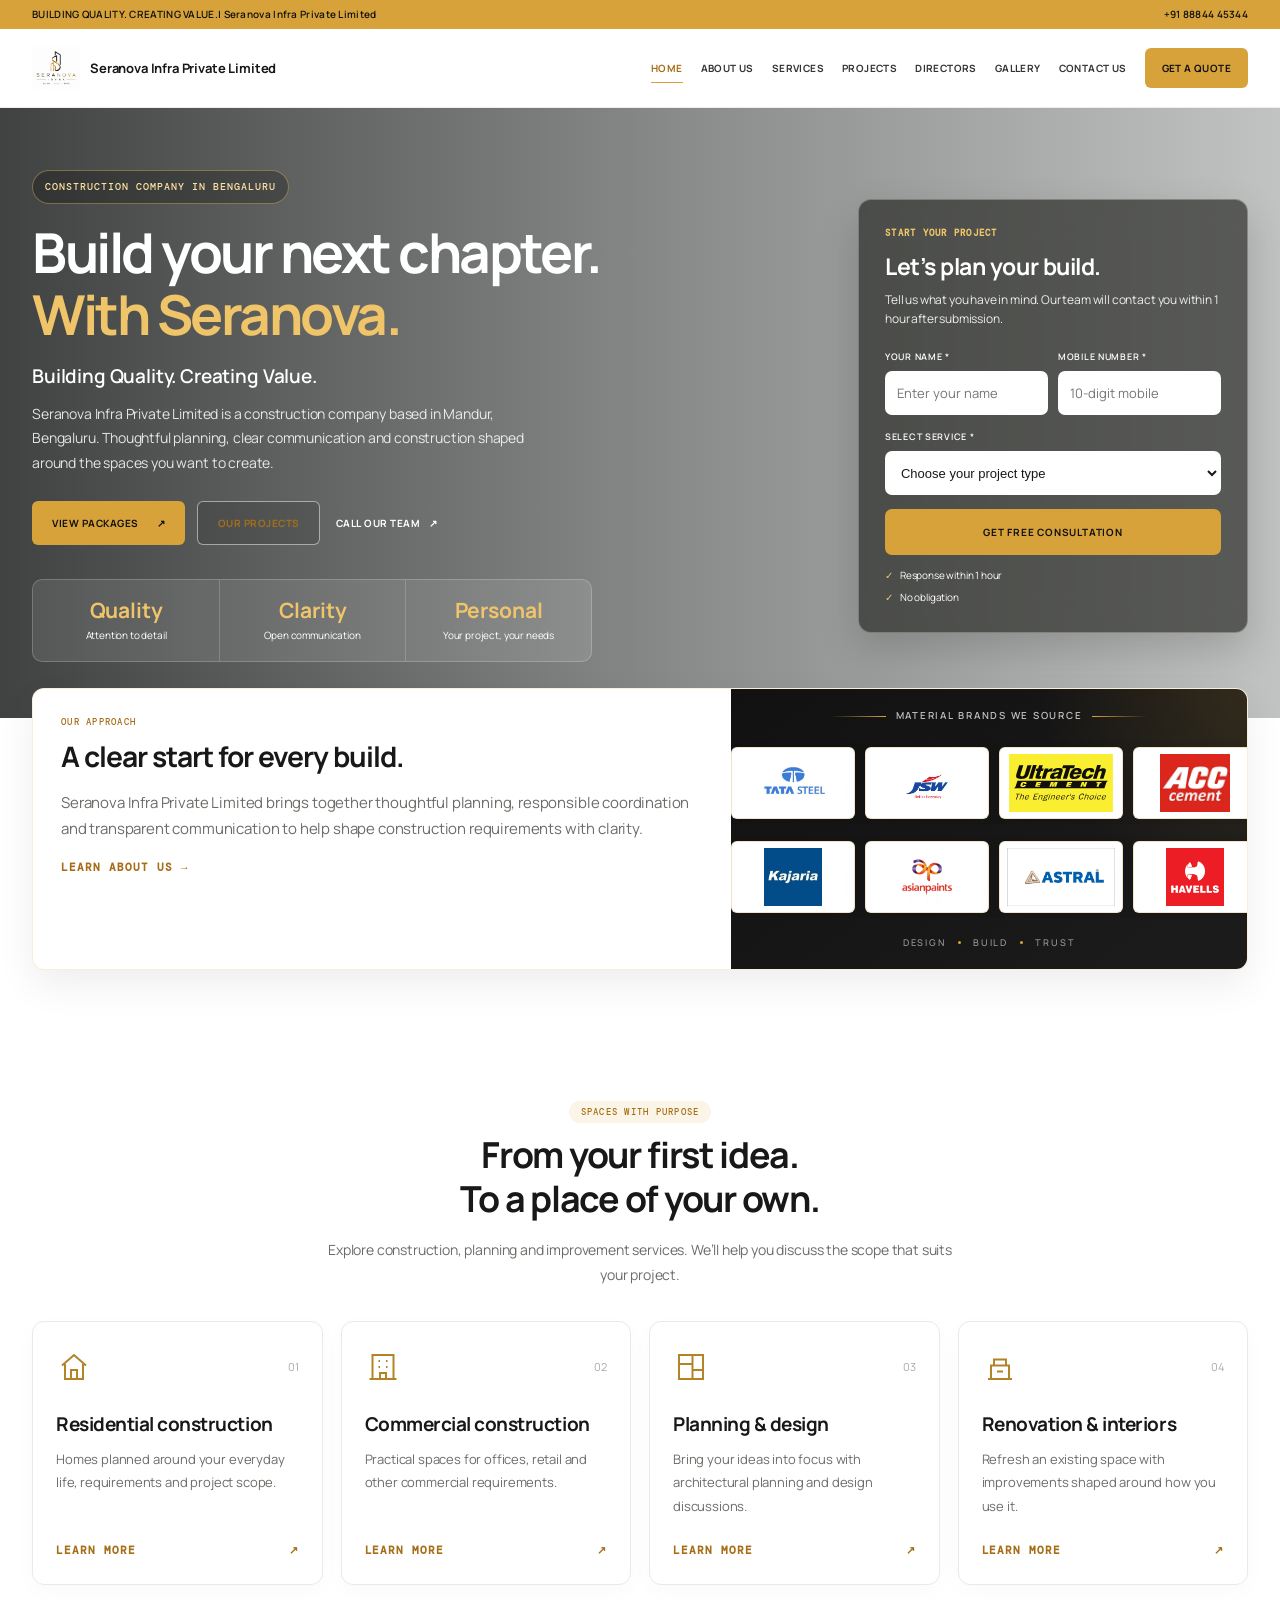
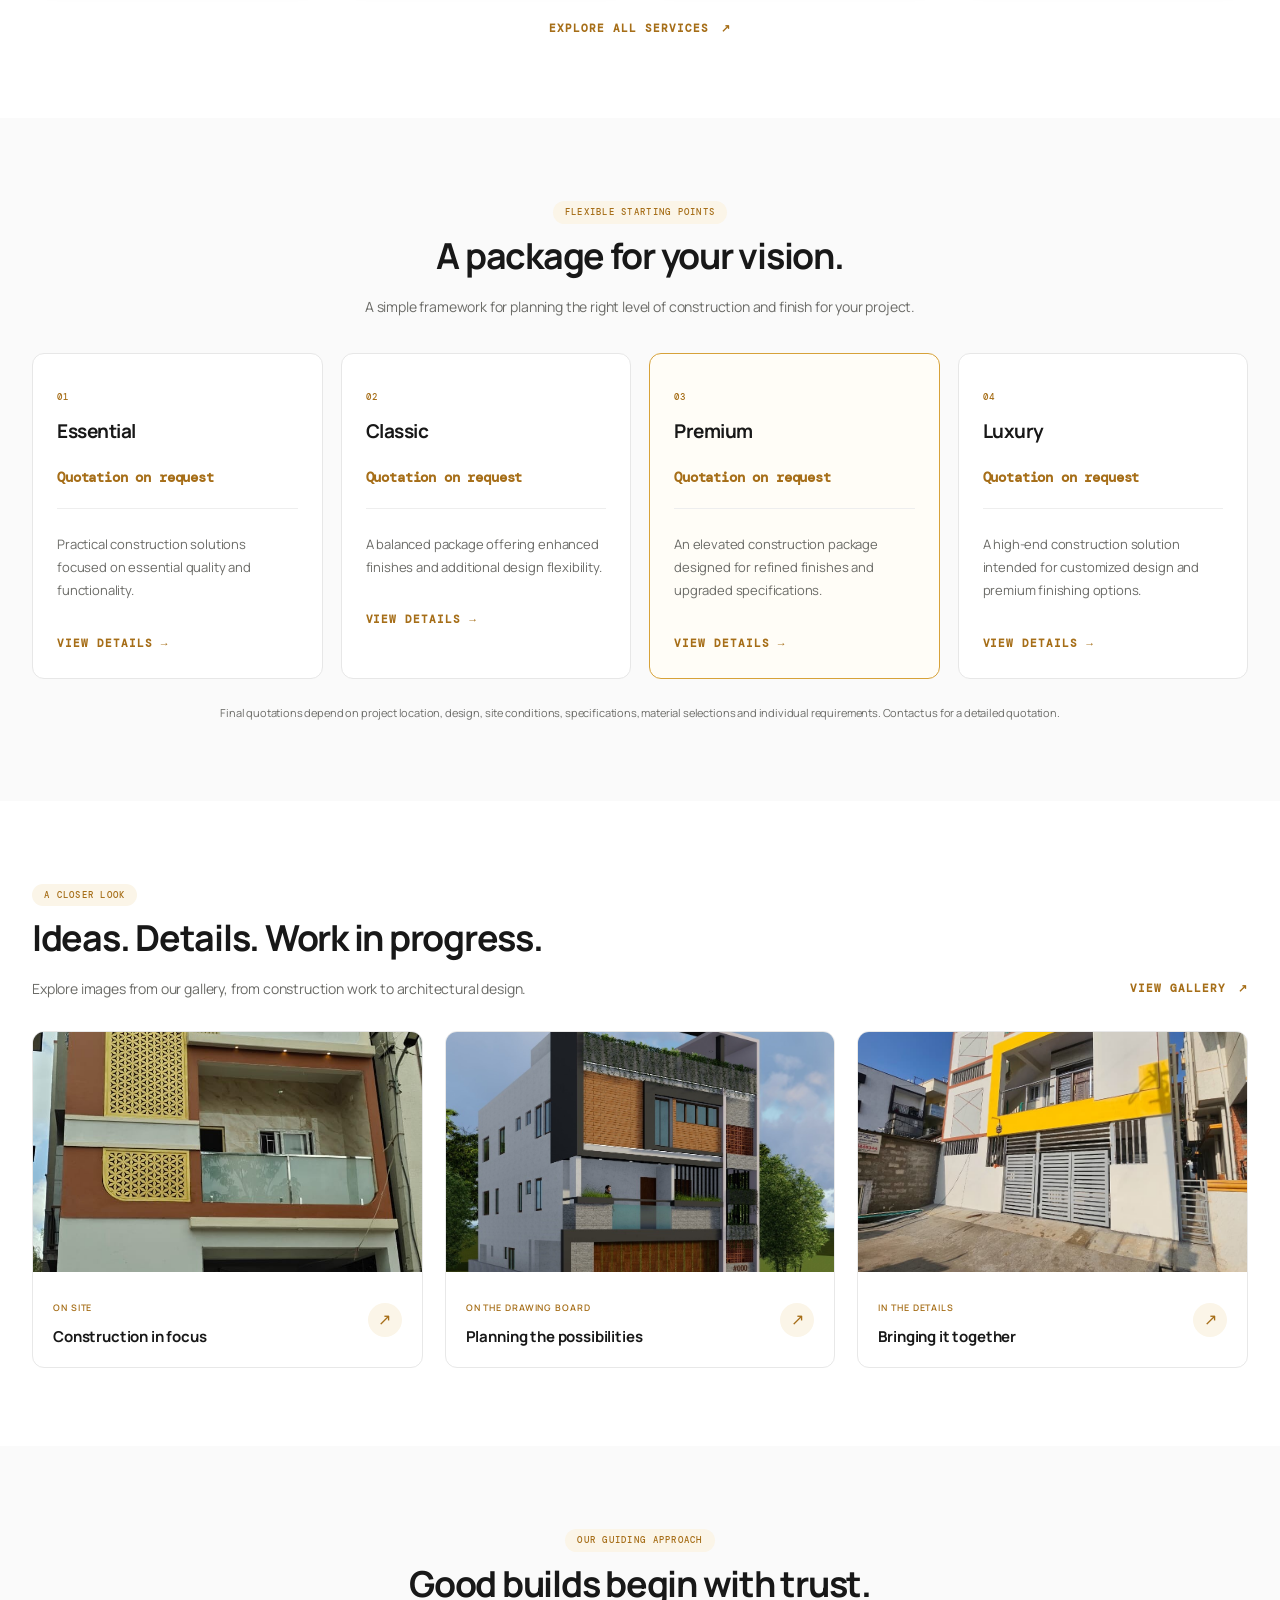
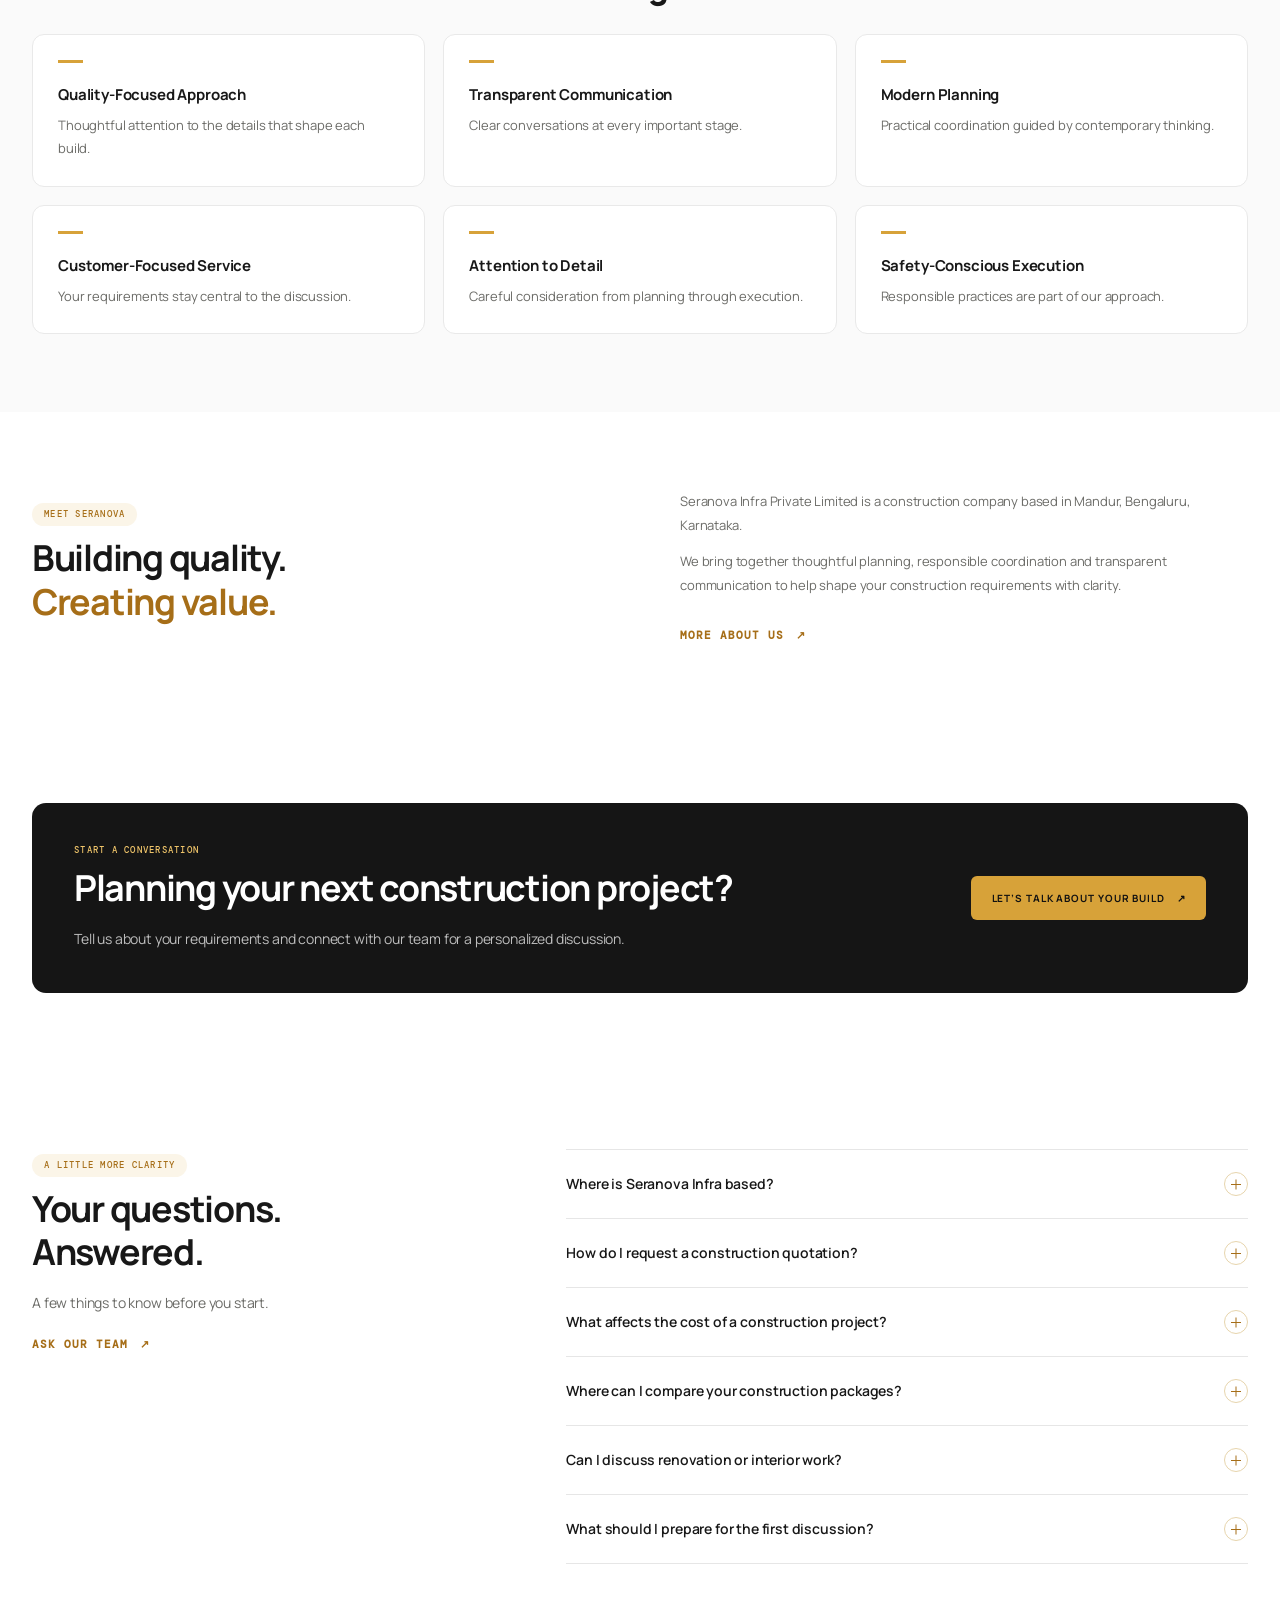
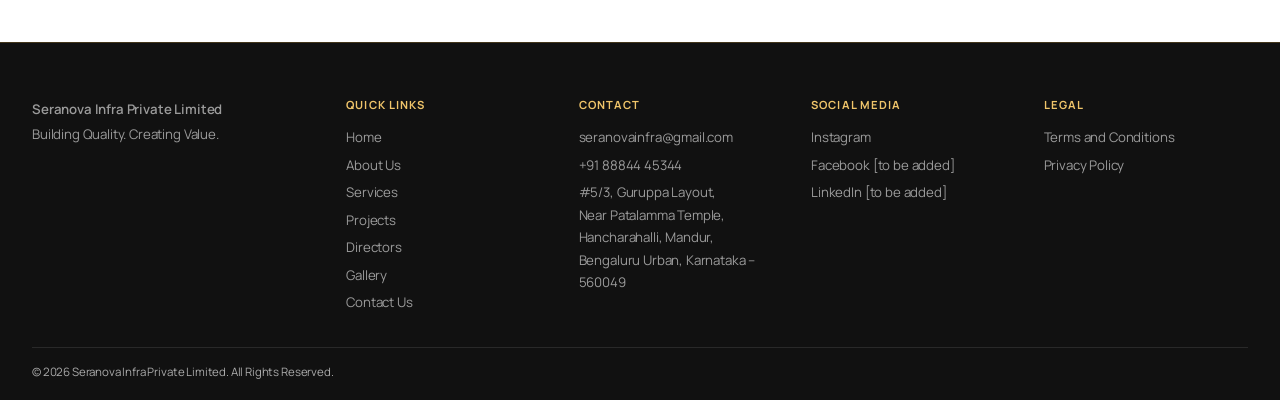
<file: index.html>
<!doctype html>
<html lang="en">
  <head>
    <meta charset="utf-8" />
    <meta name="viewport" content="width=device-width, initial-scale=1" />
    <title>Seranova Infra | Construction Company in Bengaluru</title>
    <meta
      name="description"
      content="Seranova Infra Private Limited is a construction company based in Mandur, Bengaluru. Contact our team to discuss your construction project and request a quotation."
    />
    <link rel="icon" type="image/jpeg" href="favicon.jpeg?v=1" />
    <link rel="stylesheet" href="style.css" />
    <link rel="canonical" href="https://seranova-web-phi.vercel.app/" />
    <meta
      property="og:title"
      content="Construction Company in Bengaluru | Seranova Infra"
    />
    <meta
      property="og:description"
      content="Seranova Infra Private Limited is a construction company based in Mandur, Bengaluru. Contact our team to discuss your construction project and request a quotation."
    />
    <meta property="og:url" content="https://seranova-web-phi.vercel.app/" />
    <meta property="og:type" content="website" />
    <meta property="og:site_name" content="Seranova Infra Private Limited" />
    <meta property="og:locale" content="en_IN" />
    <script type="application/ld+json">
      {
        "@context": "https://schema.org",
        "@graph": [
          {
            "@type": "GeneralContractor",
            "@id": "https://seranova-web-phi.vercel.app/#business",
            "name": "Seranova Infra Private Limited",
            "legalName": "Seranova Infra Private Limited",
            "url": "https://seranova-web-phi.vercel.app/",
            "logo": "https://seranova-web-phi.vercel.app/favicon.jpeg",
            "telephone": "+91 88844 45344",
            "email": "seranovainfra@gmail.com",
            "address": {
              "@type": "PostalAddress",
              "streetAddress": "#5/3, Guruppa Layout, Near Patalamma Temple, Hancharahalli, Mandur",
              "addressLocality": "Bengaluru",
              "addressRegion": "Karnataka",
              "postalCode": "560049",
              "addressCountry": "IN"
            }
          },
          {
            "@type": "WebSite",
            "@id": "https://seranova-web-phi.vercel.app/#website",
            "url": "https://seranova-web-phi.vercel.app/",
            "name": "Seranova Infra Private Limited",
            "publisher": {
              "@id": "https://seranova-web-phi.vercel.app/#business"
            },
            "inLanguage": "en-IN"
          },
          {
            "@type": "WebPage",
            "@id": "https://seranova-web-phi.vercel.app/#webpage",
            "url": "https://seranova-web-phi.vercel.app/",
            "name": "Construction Company in Bengaluru | Seranova Infra",
            "description": "Seranova Infra Private Limited is a construction company based in Mandur, Bengaluru. Contact our team to discuss your construction project and request a quotation.",
            "isPartOf": {
              "@id": "https://seranova-web-phi.vercel.app/#website"
            },
            "about": {
              "@id": "https://seranova-web-phi.vercel.app/#business"
            },
            "inLanguage": "en-IN"
          }
        ]
      }
    </script>
  </head>
  <body class="site-theme home-page">
    <!-- Header -->
    <header class="header">
      <div class="home-topbar">
        <div class="wrap">
          <span>BUILDING QUALITY. CREATING VALUE.| Seranova Infra Private Limited</span
          ><a href="tel:+918884445344">+91 88844 45344</a>
        </div>
      </div>
      <nav class="nav wrap" aria-label="Main navigation">
        <a class="brand" href="index.html">
          <img
            src="favicon.jpeg"
            alt="Seranova Infra Private Limited Logo"
            class="brand-logo"
          />
          <span>Seranova Infra Private Limited</span>
        </a>
        <!-- Mobile Menu -->
        <button
          class="menu"
          aria-label="Toggle navigation"
          aria-expanded="false"
          type="button"
          aria-controls="main-navigation"
        >
          ☰
        </button>
        <!-- Navigation Links -->
        <div class="links" id="main-navigation">
          <a href="index.html" aria-current="page">HOME</a>
          <a href="about.html">ABOUT US</a>
          <a href="services.html">SERVICES</a>
          <a href="projects.html">PROJECTS</a>
          <a href="directors.html">DIRECTORS</a>
          <a href="gallery.html">GALLERY</a>
          <a href="contact.html">CONTACT US</a>
          <a class="btn" href="#home-quote-form">GET A QUOTE</a>
        </div>
        <a class="btn" href="#home-quote-form">GET A QUOTE</a>
      </nav>
    </header>
    <!-- Main Content -->
    <main>
      <section class="hero" aria-labelledby="home-heading">
        <div class="wrap hero-grid">
          <!-- Left Side -->
          <div class="hero-content reveal">
            <p class="eyebrow">Construction Company in Bengaluru</p>
            <h1 id="home-heading">
              Build your next chapter.<br /><span>With Seranova.</span>
            </h1>
            <p class="hero-tagline">Building Quality. Creating Value.</p>
            <p class="hero-description">
              Seranova Infra Private Limited is a construction company based in
              Mandur, Bengaluru. Thoughtful planning, clear communication and
              construction shaped around the spaces you want to create.
            </p>
            <div class="actions">
              <a class="btn" href="#home-packages"
                >VIEW PACKAGES <span aria-hidden="true">↗</span></a
              >
              <a class="btn ghost" href="projects.html">OUR PROJECTS</a>
              <a class="hero-call" href="tel:+91 88844 45344"
                >CALL OUR TEAM <span aria-hidden="true">↗</span></a
              >
            </div>
            <div class="hero-features" aria-label="Our approach">
              <div><b>Quality</b><span>Attention to detail</span></div>
              <div><b>Clarity</b><span>Open communication</span></div>
              <div><b>Personal</b><span>Your project, your needs</span></div>
            </div>
          </div>
          <!-- Right Side Quote Form -->
          <aside class="hero-quote-card">
            <p class="quote-eyebrow">START YOUR PROJECT</p>
            <h2>Let’s plan your build.</h2>
            <p class="quote-intro">
              Tell us what you have in mind. Our team will contact you within 1
              hour after submission.
            </p>
            <form
              class="hero-quote-form email-enquiry-form"
              id="home-quote-form"
              data-recipient="seranovainfra@gmail.com"
              data-subject="New Quote Enquiry - Seranova Infra"
              data-success-message="Thank you! Your request has been submitted successfully. Our team will contact you within 1 hour."
              autocomplete="on"
            >
              <input
                type="hidden"
                name="_subject"
                value="New Quote Enquiry - Seranova Infra"
              />
              <input type="hidden" name="_template" value="table" />
              <div class="quote-row">
                <div class="quote-field">
                  <label for="hero-name">YOUR NAME *</label>
                  <input
                    id="hero-name"
                    name="name"
                    type="text"
                    placeholder="Enter your name"
                    autocomplete="name"
                    required
                  />
                </div>
                <div class="quote-field">
                  <label for="hero-phone">MOBILE NUMBER *</label>
                  <input
                    id="hero-phone"
                    name="phone"
                    type="tel"
                    placeholder="10-digit mobile"
                    autocomplete="tel"
                    inputmode="numeric"
                    pattern="[6-9][0-9]{9}"
                    maxlength="10"
                    title="Enter a valid 10-digit Indian mobile number"
                    required
                  />
                </div>
              </div>
              <div class="quote-field">
                <label for="hero-service">SELECT SERVICE *</label>
                <select id="hero-service" name="service" required>
                  <option value="" selected disabled>
                    Choose your project type
                  </option>
                  <option value="Residential Construction">
                    Residential Construction
                  </option>
                  <option value="Commercial Construction">
                    Commercial Construction
                  </option>
                  <option value="Architectural Planning and Design">
                    Architectural Planning &amp; Design
                  </option>
                  <option value="Interior Design and Execution">
                    Interior Design &amp; Execution
                  </option>
                  <option value="Renovation and Remodeling">
                    Renovation &amp; Remodeling
                  </option>
                </select>
              </div>
              <button class="quote-submit" type="submit">
                GET FREE CONSULTATION
              </button>
              <p
                class="quote-status form-status"
                id="home-quote-status"
                role="status"
                aria-live="polite"
              ></p>
            </form>
            <div class="quote-notes">
              <span>Response within 1 hour</span>
              <span>No obligation</span>
            </div>
          </aside>
        </div>
      </section>

      <section class="intro-panel">
        <div class="wrap">
          <div class="intro-shell">
            <!-- LEFT CONTENT -->
            <div class="intro-copy">
              <p class="eyebrow">Our approach</p>

              <h2 class="title">A clear start for every build.</h2>

              <p class="lead">
                Seranova Infra Private Limited brings together thoughtful
                planning, responsible coordination and transparent communication
                to help shape construction requirements with clarity.
              </p>

              <a class="text-link" href="about.html"> LEARN ABOUT US → </a>
            </div>

            <!-- =================================
                             CODE-BASED ANIMATED SHOWCASE
                        ================================== -->

            <div class="intro-visual brand-showcase">
              <div class="showcase-heading">
                <span class="showcase-line"></span>

                <p>MATERIAL BRANDS WE SOURCE</p>

                <span class="showcase-line"></span>
              </div>

              <!-- FIRST MOVING ROW -->

              <div class="brand-marquee">
                <div class="brand-track">
                  <div class="brand-group">
                    <div class="material-card brand-card">
                      <img
                        src="brands/tata-steel.jpg"
                        alt="Tata Steel"
                        width="66"
                        height="30"
                        loading="lazy"
                      />
                    </div>
                    <div class="material-card brand-card">
                      <img
                        src="brands/jsw-steel.png"
                        alt="JSW Steel"
                        width="66"
                        height="30"
                        loading="lazy"
                      />
                    </div>
                    <div class="material-card brand-card">
                      <img
                        src="brands/ultratech.svg"
                        alt="UltraTech Cement"
                        width="66"
                        height="30"
                        loading="lazy"
                      />
                    </div>
                    <div class="material-card brand-card">
                      <img
                        src="brands/acc.jpeg"
                        alt="ACC Cement"
                        width="66"
                        height="30"
                        loading="lazy"
                      />
                    </div>
                  </div>
                </div>
              </div>

              <!-- SECOND MOVING ROW -->

              <div class="brand-marquee reverse">
                <div class="brand-track">
                  <div class="brand-group">
                    <div class="material-card brand-card">
                      <img
                        src="brands/kajaria.jpeg"
                        alt="Kajaria Tiles"
                        width="66"
                        height="30"
                        loading="lazy"
                      />
                    </div>
                    <div class="material-card brand-card">
                      <img
                        src="brands/asianpaints.jpeg"
                        alt="Asian Paints"
                        width="66"
                        height="30"
                        loading="lazy"
                      />
                    </div>
                    <div class="material-card brand-card">
                      <img
                        src="brands/astral.jpeg"
                        alt="Astral Pipes"
                        width="66"
                        height="30"
                        loading="lazy"
                      />
                    </div>
                    <div class="material-card brand-card">
                      <img
                        src="brands/havels.png"
                        alt="Havells"
                        width="66"
                        height="30"
                        loading="lazy"
                      />
                    </div>
                  </div>
                </div>
              </div>

              <div class="showcase-footer">
                <span> DESIGN </span>

                <i></i>

                <span> BUILD </span>

                <i></i>

                <span> TRUST </span>
              </div>
            </div>
          </div>
        </div>
      </section>

      <section class="home-services" aria-labelledby="services-heading">
        <div class="wrap">
          <div class="section-head home-centered">
            <p class="eyebrow">Spaces with purpose</p>
            <h2 class="title" id="services-heading">
              From your first idea.<br />To a place of your own.
            </h2>
            <p class="lead">
              Explore construction, planning and improvement services. We’ll
              help you discuss the scope that suits your project.
            </p>
          </div>
          <div class="home-service-grid">
            <article class="home-service-card">
              <div class="service-card-top">
                <svg
                  viewBox="0 0 24 24"
                  fill="none"
                  stroke="currentColor"
                  stroke-width="1.3"
                  aria-hidden="true"
                >
                  <path d="M4 11 12 4l8 7M6 10v10h12V10M10 20v-6h4v6" /></svg
                ><span>01</span>
              </div>
              <h3>Residential construction</h3>
              <p>
                Homes planned around your everyday life, requirements and
                project scope.
              </p>
              <a class="text-link" href="services.html"
                >Learn more <span aria-hidden="true">↗</span></a
              >
            </article>
            <article class="home-service-card">
              <div class="service-card-top">
                <svg
                  viewBox="0 0 24 24"
                  fill="none"
                  stroke="currentColor"
                  stroke-width="1.3"
                  aria-hidden="true"
                >
                  <path
                    d="M5 20V4h14v16M3 20h18M9 8h1m4 0h1M9 12h1m4 0h1M10 20v-4h4v4"
                  /></svg
                ><span>02</span>
              </div>
              <h3>Commercial construction</h3>
              <p>
                Practical spaces for offices, retail and other commercial
                requirements.
              </p>
              <a class="text-link" href="services.html"
                >Learn more <span aria-hidden="true">↗</span></a
              >
            </article>
            <article class="home-service-card">
              <div class="service-card-top">
                <svg
                  viewBox="0 0 24 24"
                  fill="none"
                  stroke="currentColor"
                  stroke-width="1.3"
                  aria-hidden="true"
                >
                  <path d="M4 4h16v16H4zM4 10h9v10M13 4v10h7" /></svg
                ><span>03</span>
              </div>
              <h3>Planning & design</h3>
              <p>
                Bring your ideas into focus with architectural planning and
                design discussions.
              </p>
              <a class="text-link" href="services.html"
                >Learn more <span aria-hidden="true">↗</span></a
              >
            </article>
            <article class="home-service-card">
              <div class="service-card-top">
                <svg
                  viewBox="0 0 24 24"
                  fill="none"
                  stroke="currentColor"
                  stroke-width="1.3"
                  aria-hidden="true"
                >
                  <path d="M4 20h16M6 20v-9h12v9M8 11V7h8v4M10 15h4" /></svg
                ><span>04</span>
              </div>
              <h3>Renovation & interiors</h3>
              <p>
                Refresh an existing space with improvements shaped around how
                you use it.
              </p>
              <a class="text-link" href="services.html"
                >Learn more <span aria-hidden="true">↗</span></a
              >
            </article>
          </div>
          <div class="home-section-link">
            <a class="text-link" href="services.html"
              >EXPLORE ALL SERVICES <span aria-hidden="true">↗</span></a
            >
          </div>
        </div>
      </section>
      <!-- Construction Packages -->
      <section
        class="home-packages"
        id="home-packages"
        aria-labelledby="packages-heading"
      >
        <div class="wrap">
          <div class="section-head home-centered">
            <p class="eyebrow">Flexible starting points</p>
            <h2 class="title" id="packages-heading">
              A package for your vision.
            </h2>
            <p class="lead">
              A simple framework for planning the right level of construction
              and finish for your project.
            </p>
          </div>
          <div class="packages">
            <!-- Essential Package -->
            <article class="package">
              <p class="eyebrow">01</p>
              <h3>Essential</h3>
              <p class="price">Quotation on request</p>
              <p>
                Practical construction solutions focused on essential quality
                and functionality.
              </p>
              <a class="text-link" href="services.html">View details →</a>
            </article>
            <!-- Classic Package -->
            <article class="package">
              <p class="eyebrow">02</p>
              <h3>Classic</h3>
              <p class="price">Quotation on request</p>
              <p>
                A balanced package offering enhanced finishes and additional
                design flexibility.
              </p>
              <a class="text-link" href="services.html">View details →</a>
            </article>
            <!-- Premium Package -->
            <article class="package home-featured-package">
              <p class="eyebrow">03</p>
              <h3>Premium</h3>
              <p class="price">Quotation on request</p>
              <p>
                An elevated construction package designed for refined finishes
                and upgraded specifications.
              </p>
              <a class="text-link" href="services.html">View details →</a>
            </article>
            <!-- Luxury Package -->
            <article class="package">
              <p class="eyebrow">04</p>
              <h3>Luxury</h3>
              <p class="price">Quotation on request</p>
              <p>
                A high-end construction solution intended for customized design
                and premium finishing options.
              </p>
              <a class="text-link" href="services.html">View details →</a>
            </article>
          </div>
          <!-- Package Note -->
          <p class="note">
            Final quotations depend on project location, design, site
            conditions, specifications, material selections and individual
            requirements. Contact us for a detailed quotation.
          </p>
        </div>
      </section>

      <section class="home-gallery" aria-labelledby="gallery-heading">
        <div class="wrap">
          <div class="home-section-heading">
            <div class="section-head">
              <p class="eyebrow">A closer look</p>
              <h2 class="title" id="gallery-heading">
                Ideas. Details. Work in progress.
              </h2>
              <p class="lead">
                Explore images from our gallery, from construction work to
                architectural design.
              </p>
            </div>
            <a class="text-link" href="gallery.html"
              >VIEW GALLERY <span aria-hidden="true">↗</span></a
            >
          </div>
          <div class="home-gallery-grid">
            <a class="home-gallery-card" href="gallery.html"
              ><div class="gallery-photo">
                <img
                  src="gallery/construction.jpg"
                  alt="Construction work from the Seranova gallery"
                  width="640"
                  height="480"
                  loading="lazy"
                />
              </div>
              <div class="gallery-caption">
                <div>
                  <span>ON SITE</span>
                  <h3>Construction in focus</h3>
                </div>
                <span class="round-arrow" aria-hidden="true">↗</span>
              </div></a
            >
            <a class="home-gallery-card" href="gallery.html"
              ><div class="gallery-photo">
                <img
                  src="gallery/design.jpg"
                  alt="Architectural design from the Seranova gallery"
                  width="640"
                  height="480"
                  loading="lazy"
                />
              </div>
              <div class="gallery-caption">
                <div>
                  <span>ON THE DRAWING BOARD</span>
                  <h3>Planning the possibilities</h3>
                </div>
                <span class="round-arrow" aria-hidden="true">↗</span>
              </div></a
            >
            <a class="home-gallery-card" href="gallery.html"
              ><div class="gallery-photo">
                <img
                  src="gallery/construction1.jpg"
                  alt="Site construction details from the Seranova gallery"
                  width="640"
                  height="480"
                  loading="lazy"
                />
              </div>
              <div class="gallery-caption">
                <div>
                  <span>IN THE DETAILS</span>
                  <h3>Bringing it together</h3>
                </div>
                <span class="round-arrow" aria-hidden="true">↗</span>
              </div></a
            >
          </div>
        </div>
      </section>
      <!-- Why Choose Us -->
      <section class="home-principles" aria-labelledby="principles-heading">
        <div class="wrap">
          <div class="section-head">
            <p class="eyebrow">Our guiding approach</p>
            <h2 class="title" id="principles-heading">
              Good builds begin with trust.
            </h2>
          </div>
          <div class="principles">
            <!-- Principle 1 -->
            <div class="principle">
              <b>Quality-Focused Approach</b>
              <p>Thoughtful attention to the details that shape each build.</p>
            </div>
            <!-- Principle 2 -->
            <div class="principle">
              <b>Transparent Communication</b>
              <p>Clear conversations at every important stage.</p>
            </div>
            <!-- Principle 3 -->
            <div class="principle">
              <b>Modern Planning</b>
              <p>Practical coordination guided by contemporary thinking.</p>
            </div>
            <!-- Principle 4 -->
            <div class="principle">
              <b>Customer-Focused Service</b>
              <p>Your requirements stay central to the discussion.</p>
            </div>
            <!-- Principle 5 -->
            <div class="principle">
              <b>Attention to Detail</b>
              <p>Careful consideration from planning through execution.</p>
            </div>
            <!-- Principle 6 -->
            <div class="principle">
              <b>Safety-Conscious Execution</b>
              <p>Responsible practices are part of our approach.</p>
            </div>
          </div>
        </div>
      </section>

      <section class="home-about" aria-labelledby="about-heading">
        <div class="wrap home-about-grid">
          <div>
            <p class="eyebrow">Meet Seranova</p>
            <h2 class="title" id="about-heading">
              Building quality.<br /><span>Creating value.</span>
            </h2>
          </div>
          <div>
            <p class="lead">
              Seranova Infra Private Limited is a construction company based in
              Mandur, Bengaluru, Karnataka.
            </p>
            <p>
              We bring together thoughtful planning, responsible coordination
              and transparent communication to help shape your construction
              requirements with clarity.
            </p>
            <a class="text-link" href="about.html"
              >MORE ABOUT US <span aria-hidden="true">↗</span></a
            >
          </div>
        </div>
      </section>
      <!-- Call To Action -->
      <section class="cta home-cta">
        <div class="wrap cta-row">
          <div>
            <p class="eyebrow">Start a conversation</p>
            <h2 class="title">Planning your next construction project?</h2>
            <p class="lead">
              Tell us about your requirements and connect with our team for a
              personalized discussion.
            </p>
          </div>
          <a class="btn" href="#home-quote-form"
            >LET’S TALK ABOUT YOUR BUILD <span aria-hidden="true">↗</span></a
          >
        </div>
      </section>

      <section class="home-faq" aria-labelledby="faq-heading">
        <div class="wrap home-faq-grid">
          <div class="section-head">
            <p class="eyebrow">A little more clarity</p>
            <h2 class="title" id="faq-heading">
              Your questions.<br />Answered.
            </h2>
            <p class="lead">A few things to know before you start.</p>
            <a class="text-link" href="contact.html"
              >ASK OUR TEAM <span aria-hidden="true">↗</span></a
            >
          </div>
          <div class="faq-list">
            <details class="faq-item">
              <summary>
                <span>Where is Seranova Infra based?</span
                ><span class="faq-toggle" aria-hidden="true"></span>
              </summary>
              <div class="faq-answer">
                <p>
                  Seranova Infra Private Limited is based in Mandur, Bengaluru,
                  Karnataka. You can find our address and location map on the
                  Contact page.
                </p>
              </div>
            </details>
            <details class="faq-item">
              <summary>
                <span>How do I request a construction quotation?</span
                ><span class="faq-toggle" aria-hidden="true"></span>
              </summary>
              <div class="faq-answer">
                <p>
                  Fill in the quotation form at the top of this page with your
                  name, mobile number and project type. Our team will contact
                  you within 1 hour after submission to discuss your
                  requirements.
                </p>
              </div>
            </details>
            <details class="faq-item">
              <summary>
                <span>What affects the cost of a construction project?</span
                ><span class="faq-toggle" aria-hidden="true"></span>
              </summary>
              <div class="faq-answer">
                <p>
                  The quotation depends on your project location, design, site
                  conditions, specifications, materials and individual
                  requirements. Contact our team for a detailed quotation
                  tailored to your project.
                </p>
              </div>
            </details>
            <details class="faq-item">
              <summary>
                <span>Where can I compare your construction packages?</span
                ><span class="faq-toggle" aria-hidden="true"></span>
              </summary>
              <div class="faq-answer">
                <p>
                  Our Services page explains the package options. You can
                  discuss the scope, finishes and specifications with our team
                  before choosing an option.
                </p>
              </div>
            </details>
            <details class="faq-item">
              <summary>
                <span>Can I discuss renovation or interior work?</span
                ><span class="faq-toggle" aria-hidden="true"></span>
              </summary>
              <div class="faq-answer">
                <p>
                  Yes. Select Renovation & Remodeling or Interior Design &
                  Execution in the enquiry form. Our team will discuss your
                  space, requirements and project scope.
                </p>
              </div>
            </details>
            <details class="faq-item">
              <summary>
                <span>What should I prepare for the first discussion?</span
                ><span class="faq-toggle" aria-hidden="true"></span>
              </summary>
              <div class="faq-answer">
                <p>
                  Have your site location, approximate plot size, preferred
                  project type and any drawings or ideas ready if available.
                  These details help us understand what you want to build.
                </p>
              </div>
            </details>
          </div>
        </div>
      </section>
    </main>
    <!-- Footer -->
    <footer class="footer">
      <div class="wrap">
        <div class="foot-grid">
          <!-- Company -->
          <div>
            <a class="brand" href="index.html">
              <i class="mark"></i> Seranova Infra Private Limited</a
            >
            <p>Building Quality. Creating Value.</p>
          </div>
          <!-- Quick Links -->
          <div>
            <h4>QUICK LINKS</h4>
            <a href="index.html">Home</a>
            <a href="about.html">About Us</a>
            <a href="services.html">Services</a>
            <a href="projects.html">Projects</a>
            <a href="directors.html">Directors</a>
            <a href="gallery.html">Gallery</a>
            <a href="contact.html">Contact Us</a>
          </div>
          <!-- Contact -->
          <div>
            <h4>CONTACT</h4>
            <p>
              <a
                class="footer-email"
                href="https://mail.google.com/mail/?view=cm&amp;fs=1&amp;to=seranovainfra@gmail.com"
                target="_blank"
                rel="noopener noreferrer"
                >seranovainfra@gmail.com</a
              >
            </p>
            <p>
              <a class="footer-phone" href="tel:+918884445344"
                >+91 88844 45344</a
              >
            </p>
            <p>
              <a
                class="footer-address"
                href="https://www.google.com/maps/search/?api=1&amp;query=%235%2F3%2C+Guruppa+Layout%2C+Near+Patalamma+Temple%2C+Hancharahalli%2C+Mandur%2C+Bengaluru+Urban%2C+Karnataka+560049"
                target="_blank"
                rel="noopener noreferrer"
                >#5/3, Guruppa Layout,<br />Near Patalamma Temple,<br />Hancharahalli,
                Mandur,<br />Bengaluru Urban, Karnataka – 560049</a
              >
            </p>
          </div>
          <!-- Social Media -->
          <div>
            <h4>SOCIAL MEDIA</h4>
            <a href="https://www.instagram.com/seranovainfra/" target="_blank" rel="noopener noreferrer">Instagram</a>
            <p>Facebook [to be added]</p>
            <p>LinkedIn [to be added]</p>
          </div>
          <div>
            <h4>LEGAL</h4>
            <a href="/terms-and-conditions">Terms and Conditions</a>
            <a href="/privacy-policy">Privacy Policy</a>
          </div>
        </div>
        <!-- Copyright -->
        <div class="copyright">
          © 2026 Seranova Infra Private Limited. All Rights Reserved.
        </div>
      </div>
    </footer>
    <!-- JavaScript -->
    <script src="main.js"></script>
  </body>
</html>
</file>
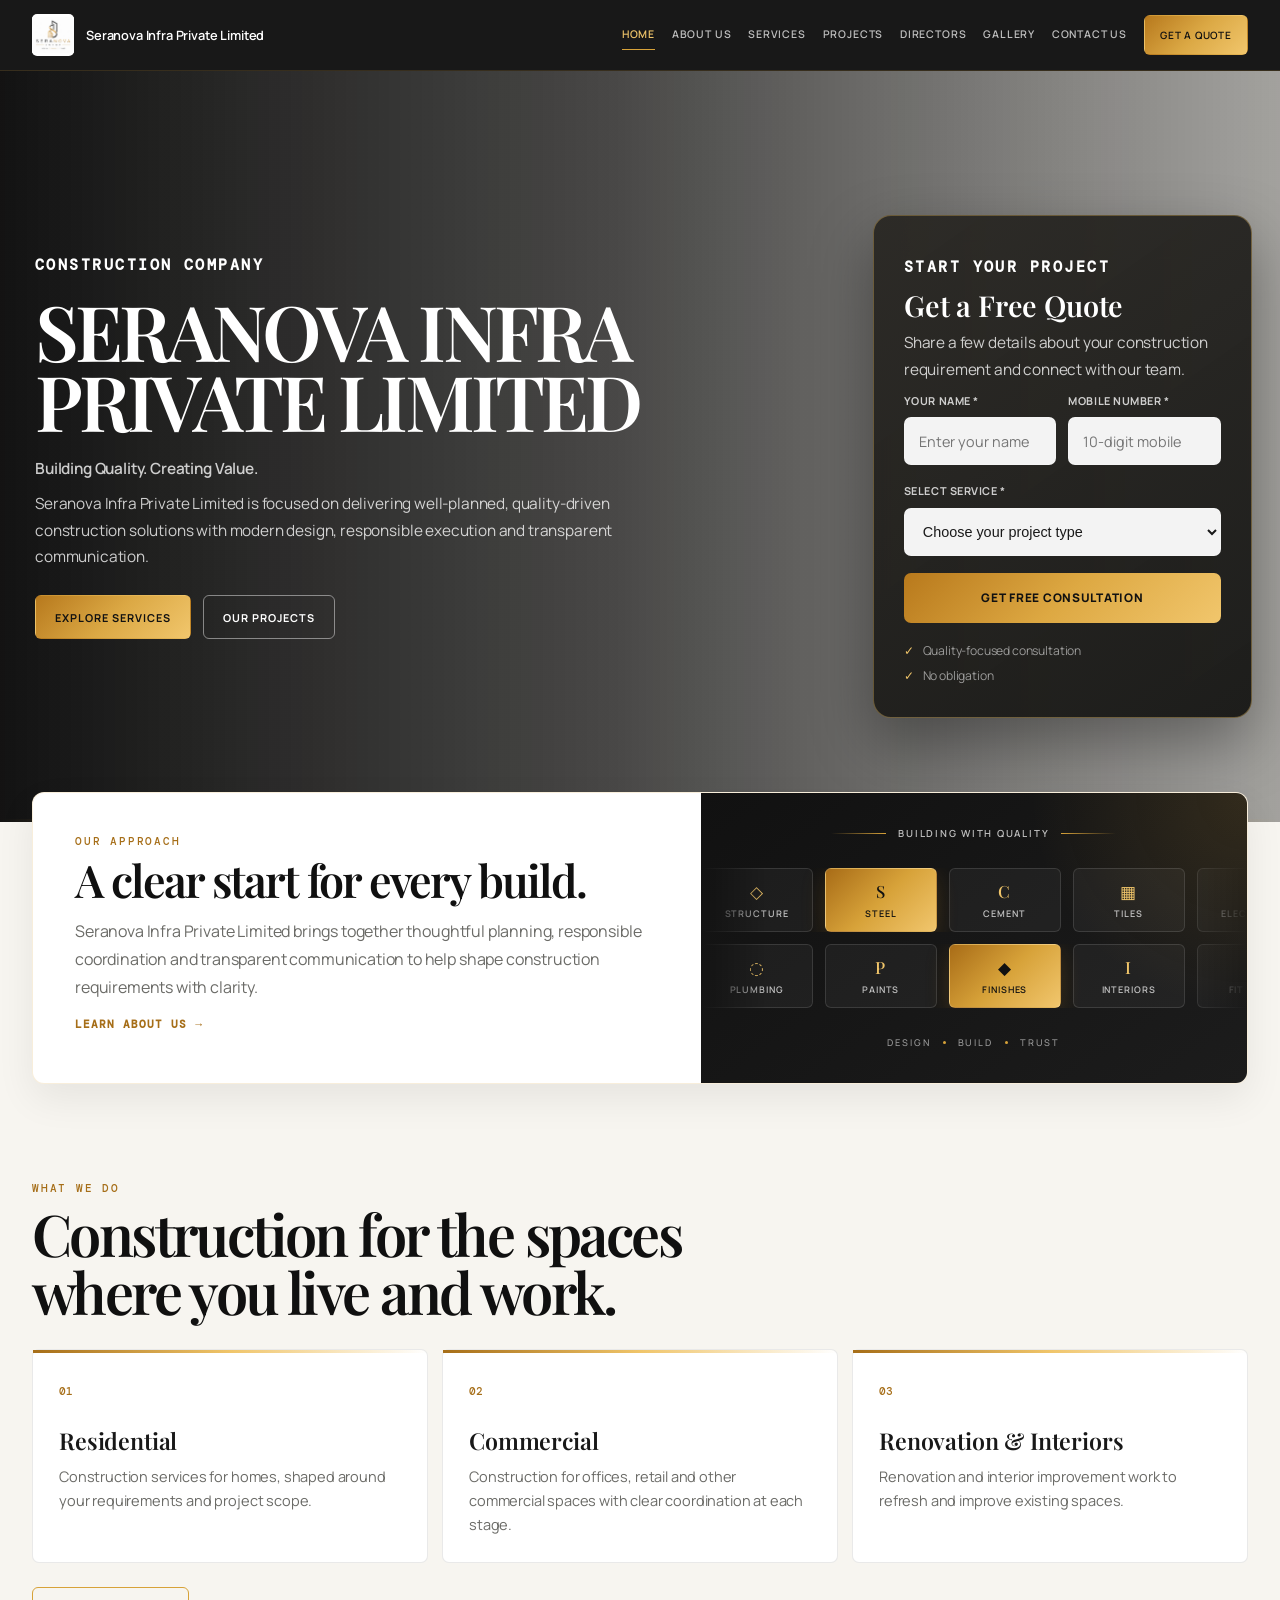
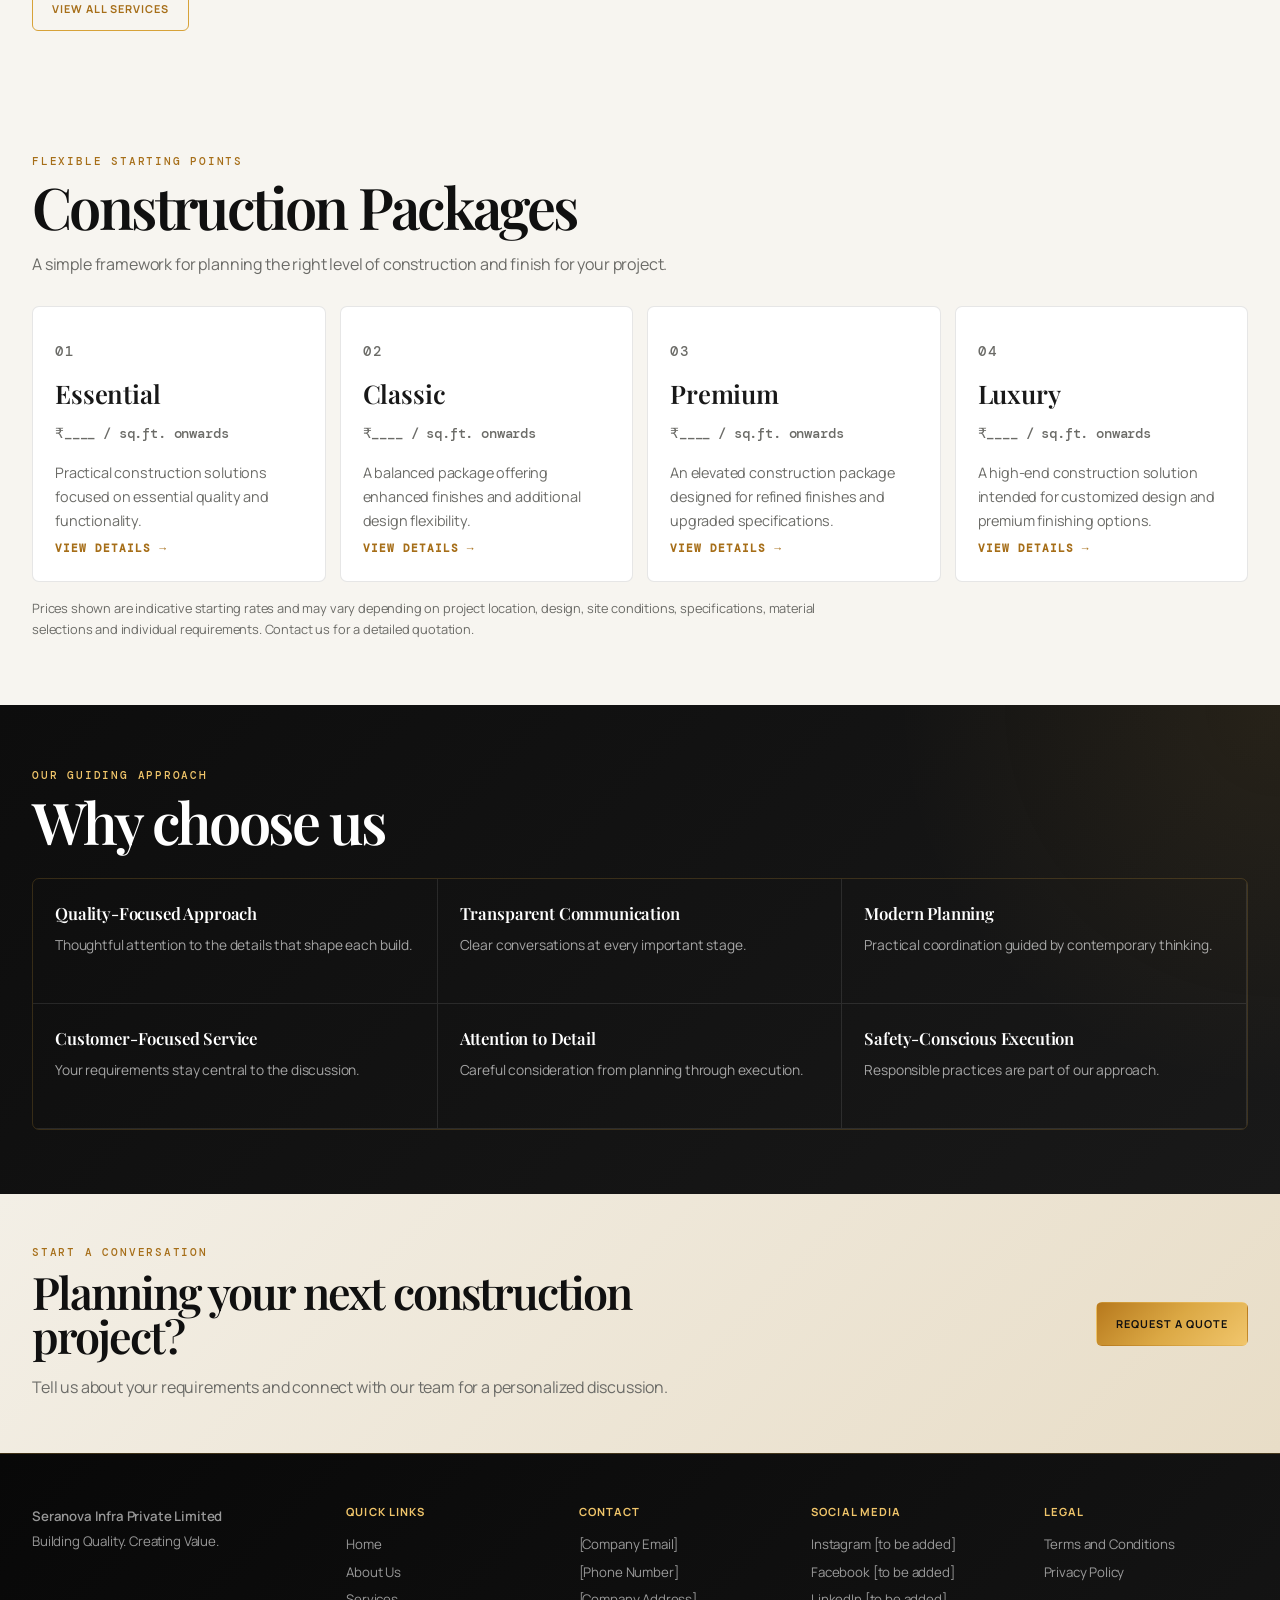
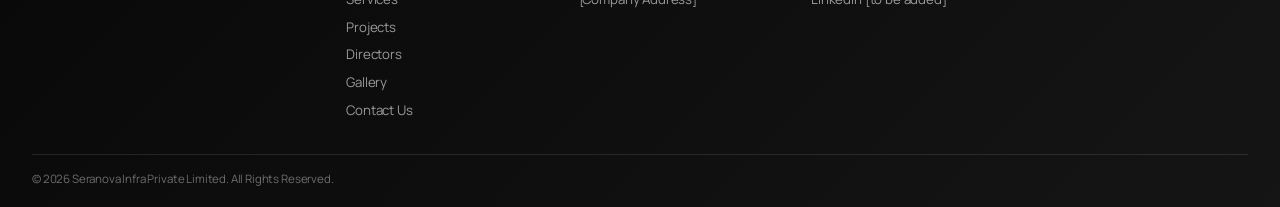
<file: Seranova_Infra_Website/index.html>
<!doctype html>
<html lang="en">

<head>
    <meta charset="utf-8">
    <meta name="viewport" content="width=device-width, initial-scale=1">

    <title>Seranova Infra Private Limited | Construction Company</title>

    <meta
        name="description"
        content="A quality-focused, construction company."
    >

    <link rel="icon" type="image/jpeg" href="favicon.jpeg?v=1">
    <link rel="stylesheet" href="style.css">
</head>

<body>

    <!-- Header -->
    <header class="header">

        <nav class="nav wrap" aria-label="Main navigation">

            <a class="brand" href="index.html">
               <img
                    src="favicon.jpeg"
                    alt="Seranova Infra Private Limited Logo"
                    class="brand-logo"
                >
                <span>Seranova Infra Private Limited</span>
            </a>

            <!-- Mobile Menu -->
            <button
                class="menu"
                aria-label="Toggle navigation"
                aria-expanded="false"
            >
                ☰
            </button>

            <!-- Navigation Links -->
            <div class="links">

                <a href="index.html" aria-current="page">
                    HOME
                </a>

                <a href="about.html">
                    ABOUT US
                </a>

                <a href="services.html">
                    SERVICES
                </a>

                <a href="projects.html">
                    PROJECTS
                </a>

                <a href="directors.html">
                    DIRECTORS
                </a>

                <a href="gallery.html">
                    GALLERY
                </a>

                <a href="contact.html">
                    CONTACT US
                </a>

                <a class="btn" href="contact.html">
                    GET A QUOTE
                </a>

            </div>

            <a class="btn" href="contact.html">
                GET A QUOTE
            </a>

        </nav>

    </header>


    <!-- Main Content -->
    <main>

        <!-- Hero Section -->
<!-- Hero Section -->
<section class="hero">

    <div class="wrap hero-grid">

        <!-- Left Side -->
        <div class="hero-content reveal">

            <p class="eyebrow">
                Construction Company
            </p>

            <h1>
                SERANOVA INFRA
                <br>
                PRIVATE LIMITED
            </h1>

            <p class="hero-tagline">
                Building Quality. Creating Value.
            </p>

            <p class="hero-description">
                Seranova Infra Private Limited is focused on delivering
                well-planned, quality-driven construction solutions with
                modern design, responsible execution and transparent
                communication.
            </p>

            <div class="actions">

                <a class="btn" href="services.html">
                    EXPLORE SERVICES
                </a>

                <a class="btn ghost" href="projects.html">
                    OUR PROJECTS
                </a>

            </div>

        </div>


        <!-- Right Side Quote Form -->
        <aside class="hero-quote-card">

            <p class="quote-eyebrow">
                START YOUR PROJECT
            </p>

            <h2>
                Get a Free Quote
            </h2>

            <p class="quote-intro">
                Share a few details about your construction requirement
                and connect with our team.
            </p>


            <form
                class="hero-quote-form"
                action="contact.html"
                method="get"
            >

                <div class="quote-row">

                    <div class="quote-field">

                        <label for="hero-name">
                            YOUR NAME *
                        </label>

                        <input
                            id="hero-name"
                            name="name"
                            type="text"
                            placeholder="Enter your name"
                            required
                        >

                    </div>


                    <div class="quote-field">

                        <label for="hero-phone">
                            MOBILE NUMBER *
                        </label>

                        <input
                            id="hero-phone"
                            name="phone"
                            type="tel"
                            placeholder="10-digit mobile"
                            required
                        >

                    </div>

                </div>


                <div class="quote-field">

                    <label for="hero-service">
                        SELECT SERVICE *
                    </label>

                    <select
                        id="hero-service"
                        name="service"
                        required
                    >

                        <option value="" selected disabled>
                            Choose your project type
                        </option>

                        <option value="Residential Construction">
                            Residential Construction
                        </option>

                        <option value="Commercial Construction">
                            Commercial Construction
                        </option>

                        <option value="Architectural Planning">
                            Architectural Planning & Design
                        </option>

                        <option value="Interior Design">
                            Interior Design & Execution
                        </option>

                        <option value="Renovation">
                            Renovation & Remodeling
                        </option>

                    </select>

                </div>


                <button class="quote-submit" type="submit">
                    GET FREE CONSULTATION
                </button>

            </form>


            <div class="quote-notes">

                <span>
                    Quality-focused consultation
                </span>

                <span>
                    No obligation
                </span>

            </div>

        </aside>

    </div>

</section>

        <!-- Construction Packages -->
        <section>

            <div class="wrap">

                <div class="section-head">

                    <p class="eyebrow">
                        Flexible starting points
                    </p>

                    <h2 class="title">
                        Construction Packages
                    </h2>

                    <p class="lead">
                        A simple framework for planning the right level
                        of construction and finish for your project.
                    </p>

                </div>


                <div class="packages">

                    <!-- Essential Package -->
                    <article class="package">

                        <p class="eyebrow">
                            01
                        </p>

                        <h3>
                            Essential
                        </h3>

                        <p class="price">
                            ₹____ / sq.ft. onwards
                        </p>

                        <p>
                            Practical construction solutions focused on
                            essential quality and functionality.
                        </p>

                        <a class="text-link" href="services.html">
                            View details →
                        </a>

                    </article>


                    <!-- Classic Package -->
                    <article class="package">

                        <p class="eyebrow">
                            02
                        </p>

                        <h3>
                            Classic
                        </h3>

                        <p class="price">
                            ₹____ / sq.ft. onwards
                        </p>

                        <p>
                            A balanced package offering enhanced finishes
                            and additional design flexibility.
                        </p>

                        <a class="text-link" href="services.html">
                            View details →
                        </a>

                    </article>


                    <!-- Premium Package -->
                    <article class="package">

                        <p class="eyebrow">
                            03
                        </p>

                        <h3>
                            Premium
                        </h3>

                        <p class="price">
                            ₹____ / sq.ft. onwards
                        </p>

                        <p>
                            An elevated construction package designed
                            for refined finishes and upgraded specifications.
                        </p>

                        <a class="text-link" href="services.html">
                            View details →
                        </a>

                    </article>


                    <!-- Luxury Package -->
                    <article class="package">

                        <p class="eyebrow">
                            04
                        </p>

                        <h3>
                            Luxury
                        </h3>

                        <p class="price">
                            ₹____ / sq.ft. onwards
                        </p>

                        <p>
                            A high-end construction solution intended
                            for customized design and premium finishing options.
                        </p>

                        <a class="text-link" href="services.html">
                            View details →
                        </a>

                    </article>

                </div>


                <!-- Package Note -->
                <p class="note">
                    Prices shown are indicative starting rates and may vary
                    depending on project location, design, site conditions,
                    specifications, material selections and individual
                    requirements. Contact us for a detailed quotation.
                </p>

            </div>

        </section>


        <!-- Why Choose Us -->
        <section class="dark">

            <div class="wrap">

                <div class="section-head">

                    <p class="eyebrow">
                        Our guiding approach
                    </p>

                    <h2 class="title">
                        Why choose us
                    </h2>

                </div>


                <div class="principles">

                    <!-- Principle 1 -->
                    <div class="principle">

                        <b>
                            Quality-Focused Approach
                        </b>

                        <p>
                            Thoughtful attention to the details
                            that shape each build.
                        </p>

                    </div>


                    <!-- Principle 2 -->
                    <div class="principle">

                        <b>
                            Transparent Communication
                        </b>

                        <p>
                            Clear conversations at every important stage.
                        </p>

                    </div>


                    <!-- Principle 3 -->
                    <div class="principle">

                        <b>
                            Modern Planning
                        </b>

                        <p>
                            Practical coordination guided by
                            contemporary thinking.
                        </p>

                    </div>


                    <!-- Principle 4 -->
                    <div class="principle">

                        <b>
                            Customer-Focused Service
                        </b>

                        <p>
                            Your requirements stay central
                            to the discussion.
                        </p>

                    </div>


                    <!-- Principle 5 -->
                    <div class="principle">

                        <b>
                            Attention to Detail
                        </b>

                        <p>
                            Careful consideration from planning
                            through execution.
                        </p>

                    </div>


                    <!-- Principle 6 -->
                    <div class="principle">

                        <b>
                            Safety-Conscious Execution
                        </b>

                        <p>
                            Responsible practices are part
                            of our approach.
                        </p>

                    </div>

                </div>

            </div>

        </section>


        <!-- Call To Action -->
        <section class="cta">

            <div class="wrap cta-row">

                <div>

                    <p class="eyebrow">
                        Start a conversation
                    </p>

                    <h2 class="title">
                        Planning your next construction project?
                    </h2>

                    <p class="lead">
                        Tell us about your requirements and connect
                        with our team for a personalized discussion.
                    </p>

                </div>

                <a class="btn" href="contact.html">
                    REQUEST A QUOTE
                </a>

            </div>

        </section>

    </main>


    <!-- Footer -->
    <footer class="footer">

        <div class="wrap">

            <div class="foot-grid">

                <!-- Company -->
                <div>

                    <a class="brand" href="index.html">
                        <i class="mark"></i>
                        Seranova Infra Private Limited
                    </a>

                    <p>
                        Building Quality. Creating Value.
                    </p>

                </div>


                <!-- Quick Links -->
                <div>

                    <h4>
                        QUICK LINKS
                    </h4>

                    <a href="index.html">
                        Home
                    </a>

                    <a href="about.html">
                        About Us
                    </a>

                    <a href="services.html">
                        Services
                    </a>

                    <a href="projects.html">
                        Projects
                    </a>

                    <a href="directors.html">
                        Directors
                    </a>

                    <a href="gallery.html">
                        Gallery
                    </a>

                    <a href="contact.html">
                        Contact Us
                    </a>

                </div>


                <!-- Contact -->
                <div>

                    <h4>
                        CONTACT
                    </h4>

                    <p>
                        [Company Email]
                    </p>

                    <p>
                        [Phone Number]
                    </p>

                    <p>
                        [Company Address]
                    </p>

                </div>


                <!-- Social Media -->
                <div>

                    <h4>
                        SOCIAL MEDIA
                    </h4>

                    <p>
                        Instagram [to be added]
                    </p>

                    <p>
                        Facebook [to be added]
                    </p>

                    <p>
                        LinkedIn [to be added]
                    </p>

                </div>
                <div>

                    <h4>LEGAL</h4>

                    <p> Terms and Conditions</p>
                    <p>Privacy Policy</p>
                </div>

            </div>


            <!-- Copyright -->
            <div class="copyright">
                © 2026 Seranova Infra Private Limited. All Rights Reserved.
            </div>

        </div>

    </footer>


    <!-- JavaScript -->
    <script src="main.js"></script>

</body>

</html>
</file>
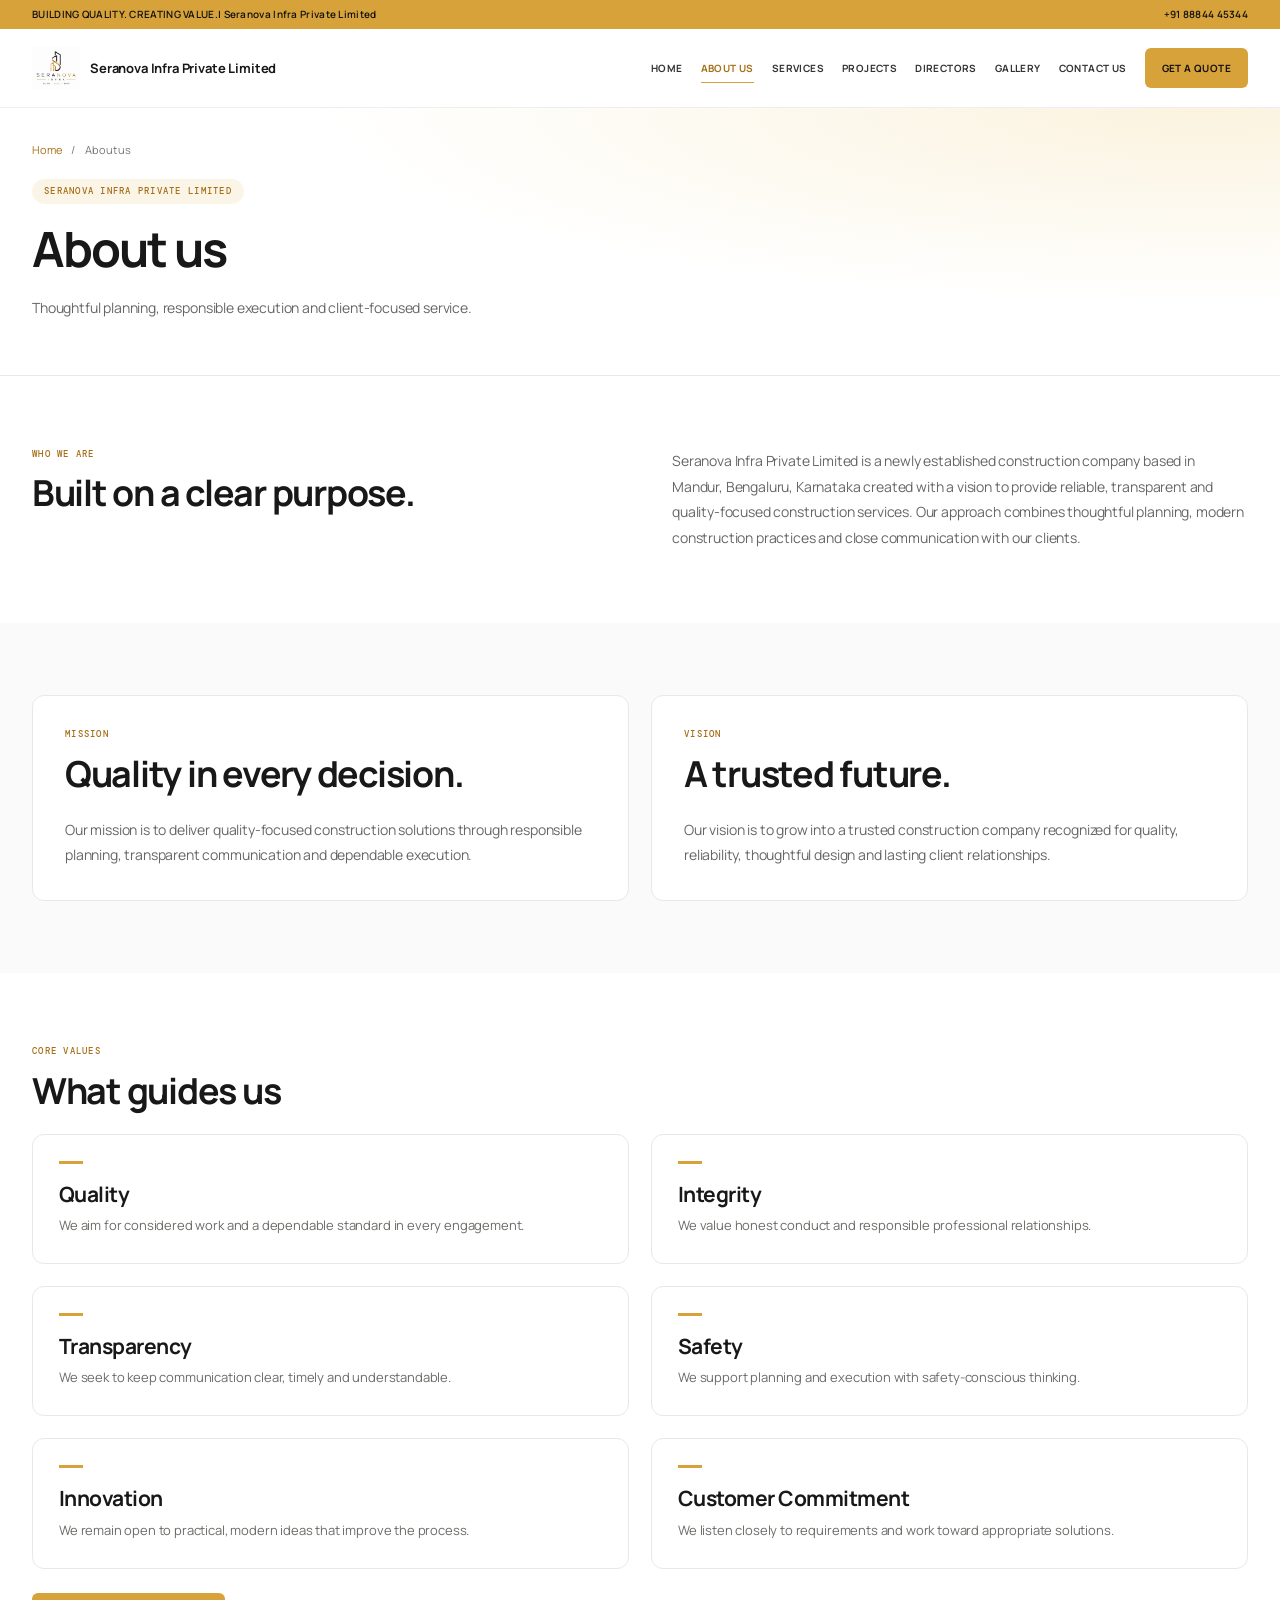
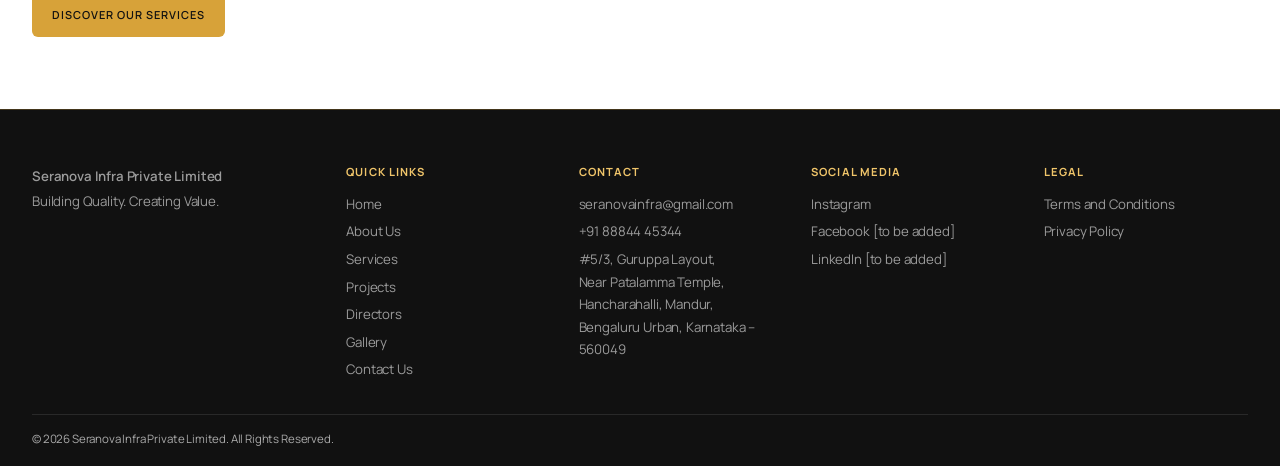
<file: about.html>
<!doctype html>
<html lang="en">
  <head>
    <meta charset="utf-8" />
    <meta name="viewport" content="width=device-width, initial-scale=1" />

    <title>About Seranova Infra | Construction Company in Bengaluru</title>

    <meta
      name="description"
      content="Learn about Seranova Infra Private Limited, a construction company based in Mandur, Bengaluru, and its approach to planning, communication and construction."
    />

    <link rel="icon" type="image/jpeg" href="favicon.jpeg?v=1" />
    <link rel="stylesheet" href="style.css" />
    <link
      rel="canonical"
      href="https://seranova-web-phi.vercel.app/about.html"
    />
    <meta
      property="og:title"
      content="About Seranova Infra | Construction Company in Bengaluru"
    />
    <meta
      property="og:description"
      content="Learn about Seranova Infra Private Limited, a construction company based in Mandur, Bengaluru, and its approach to planning, communication and construction."
    />
    <meta
      property="og:url"
      content="https://seranova-web-phi.vercel.app/about.html"
    />
    <meta property="og:type" content="website" />
    <meta property="og:site_name" content="Seranova Infra Private Limited" />
    <meta property="og:locale" content="en_IN" />
    <script type="application/ld+json">
      {
        "@context": "https://schema.org",
        "@graph": [
          {
            "@type": "GeneralContractor",
            "@id": "https://seranova-web-phi.vercel.app/#business",
            "name": "Seranova Infra Private Limited",
            "legalName": "Seranova Infra Private Limited",
            "url": "https://seranova-web-phi.vercel.app/",
            "logo": "https://seranova-web-phi.vercel.app/favicon.jpeg",
            "telephone": "+918884445344",
            "email": "seranovainfra@gmail.com",
            "address": {
              "@type": "PostalAddress",
              "streetAddress": "#5/3, Guruppa Layout, Near Patalamma Temple, Hancharahalli, Mandur",
              "addressLocality": "Bengaluru",
              "addressRegion": "Karnataka",
              "postalCode": "560049",
              "addressCountry": "IN"
            }
          },
          {
            "@type": "WebSite",
            "@id": "https://seranova-web-phi.vercel.app/#website",
            "url": "https://seranova-web-phi.vercel.app/",
            "name": "Seranova Infra Private Limited",
            "publisher": {
              "@id": "https://seranova-web-phi.vercel.app/#business"
            },
            "inLanguage": "en-IN"
          },
          {
            "@type": "AboutPage",
            "@id": "https://seranova-web-phi.vercel.app/about.html#webpage",
            "url": "https://seranova-web-phi.vercel.app/about.html",
            "name": "About Seranova Infra | Construction Company in Bengaluru",
            "description": "Learn about Seranova Infra Private Limited, a construction company based in Mandur, Bengaluru, and its approach to planning, communication and construction.",
            "isPartOf": {
              "@id": "https://seranova-web-phi.vercel.app/#website"
            },
            "about": {
              "@id": "https://seranova-web-phi.vercel.app/#business"
            },
            "inLanguage": "en-IN"
          }
        ]
      }
    </script>
  </head>

  <body class="site-theme inner-page about-page">
    <!-- Header -->
    <header class="header">
      <div class="home-topbar">
        <div class="wrap">
          <span>BUILDING QUALITY. CREATING VALUE.| Seranova Infra Private Limited</span
          ><a href="tel:+918884445344">+91 88844 45344</a>
        </div>
      </div>
      <nav class="nav wrap" aria-label="Main navigation">
        <a class="brand" href="index.html">
          <img
            src="favicon.jpeg"
            alt="Seranova Infra Private Limited Logo"
            class="brand-logo"
          />
          <span>Seranova Infra Private Limited</span>
        </a>
        <!-- Mobile Menu -->
        <button
          class="menu"
          aria-label="Toggle navigation"
          aria-expanded="false"
          type="button"
          aria-controls="main-navigation"
        >
          ☰
        </button>
        <!-- Navigation Links -->
        <div class="links" id="main-navigation">
          <a href="index.html">HOME</a>
          <a href="about.html" aria-current="page">ABOUT US</a>
          <a href="services.html">SERVICES</a>
          <a href="projects.html">PROJECTS</a>
          <a href="directors.html">DIRECTORS</a>
          <a href="gallery.html">GALLERY</a>
          <a href="contact.html">CONTACT US</a>
          <a class="btn" href="contact.html#contact-form">GET A QUOTE</a>
        </div>
        <a class="btn" href="contact.html#contact-form">GET A QUOTE</a>
      </nav>
    </header>

    <!-- Main Content -->
    <main>
      <!-- Page Hero -->
      <section class="page-hero">
        <div class="wrap">
          <nav class="page-breadcrumb" aria-label="Breadcrumb">
            <a href="index.html">Home</a><span aria-hidden="true">/</span
            ><span aria-current="page">About us</span>
          </nav>
          <p class="eyebrow">Seranova Infra Private Limited</p>

          <h1 class="title">About us</h1>

          <p>
            Thoughtful planning, responsible execution and client-focused
            service.
          </p>
        </div>
      </section>

      <!-- Who We Are -->
      <section>
        <div class="wrap split">
          <div>
            <p class="eyebrow">Who we are</p>

            <h2 class="title">Built on a clear purpose.</h2>
          </div>

          <div>
            <p class="lead">
              Seranova Infra Private Limited is a newly established construction
              company based in Mandur, Bengaluru, Karnataka created with a
              vision to provide reliable, transparent and quality-focused
              construction services. Our approach combines thoughtful planning,
              modern construction practices and close communication with our
              clients.
            </p>
          </div>
        </div>
      </section>

      <!-- Mission & Vision -->
      <section class="dark">
        <div class="wrap grid2">
          <!-- Mission -->
          <div>
            <p class="eyebrow">Mission</p>

            <h2 class="title">Quality in every decision.</h2>

            <p class="lead">
              Our mission is to deliver quality-focused construction solutions
              through responsible planning, transparent communication and
              dependable execution.
            </p>
          </div>

          <!-- Vision -->
          <div>
            <p class="eyebrow">Vision</p>

            <h2 class="title">A trusted future.</h2>

            <p class="lead">
              Our vision is to grow into a trusted construction company
              recognized for quality, reliability, thoughtful design and lasting
              client relationships.
            </p>
          </div>
        </div>
      </section>

      <!-- Core Values -->
      <section>
        <div class="wrap">
          <p class="eyebrow">Core values</p>

          <h2 class="title">What guides us</h2>

          <div class="grid2">
            <div class="value">
              <h3>Quality</h3>

              <p>
                We aim for considered work and a dependable standard in every
                engagement.
              </p>
            </div>

            <div class="value">
              <h3>Integrity</h3>

              <p>
                We value honest conduct and responsible professional
                relationships.
              </p>
            </div>

            <div class="value">
              <h3>Transparency</h3>

              <p>
                We seek to keep communication clear, timely and understandable.
              </p>
            </div>

            <div class="value">
              <h3>Safety</h3>

              <p>
                We support planning and execution with safety-conscious
                thinking.
              </p>
            </div>

            <div class="value">
              <h3>Innovation</h3>

              <p>
                We remain open to practical, modern ideas that improve the
                process.
              </p>
            </div>

            <div class="value">
              <h3>Customer Commitment</h3>

              <p>
                We listen closely to requirements and work toward appropriate
                solutions.
              </p>
            </div>
          </div>

          <div class="actions">
            <a class="btn" href="services.html"> DISCOVER OUR SERVICES </a>
          </div>
        </div>
      </section>
    </main>

    <!-- Footer -->
    <footer class="footer">
      <div class="wrap">
        <div class="foot-grid">
          <!-- Company -->
          <div>
            <a class="brand" href="index.html">
              <i class="mark"></i> Seranova Infra Private Limited</a
            >
            <p>Building Quality. Creating Value.</p>
          </div>
          <!-- Quick Links -->
          <div>
            <h4>QUICK LINKS</h4>
            <a href="index.html">Home</a>
            <a href="about.html">About Us</a>
            <a href="services.html">Services</a>
            <a href="projects.html">Projects</a>
            <a href="directors.html">Directors</a>
            <a href="gallery.html">Gallery</a>
            <a href="contact.html">Contact Us</a>
          </div>
          <!-- Contact -->
          <div>
            <h4>CONTACT</h4>
            <p>
              <a
                class="footer-email"
                href="https://mail.google.com/mail/?view=cm&amp;fs=1&amp;to=seranovainfra@gmail.com"
                target="_blank"
                rel="noopener noreferrer"
                >seranovainfra@gmail.com</a
              >
            </p>
            <p>
              <a class="footer-phone" href="tel:+918884445344"
                >+91 88844 45344</a
              >
            </p>
            <p>
              <a
                class="footer-address"
                href="https://www.google.com/maps/search/?api=1&amp;query=%235%2F3%2C+Guruppa+Layout%2C+Near+Patalamma+Temple%2C+Hancharahalli%2C+Mandur%2C+Bengaluru+Urban%2C+Karnataka+560049"
                target="_blank"
                rel="noopener noreferrer"
                >#5/3, Guruppa Layout,<br />Near Patalamma Temple,<br />Hancharahalli,
                Mandur,<br />Bengaluru Urban, Karnataka – 560049</a
              >
            </p>
          </div>
          <!-- Social Media -->
          <div>
            <h4>SOCIAL MEDIA</h4>
            <a href="https://www.instagram.com/seranovainfra/" target="_blank" rel="noopener noreferrer">Instagram</a>
            <p>Facebook [to be added]</p>
            <p>LinkedIn [to be added]</p>
          </div>
          <div>
            <h4>LEGAL</h4>
            <a href="/terms-and-conditions">Terms and Conditions</a>
            <a href="/privacy-policy">Privacy Policy</a>
          </div>
        </div>
        <!-- Copyright -->
        <div class="copyright">
          © 2026 Seranova Infra Private Limited. All Rights Reserved.
        </div>
      </div>
    </footer>

    <!-- JavaScript -->
    <script src="main.js"></script>
  </body>
</html>
</file>
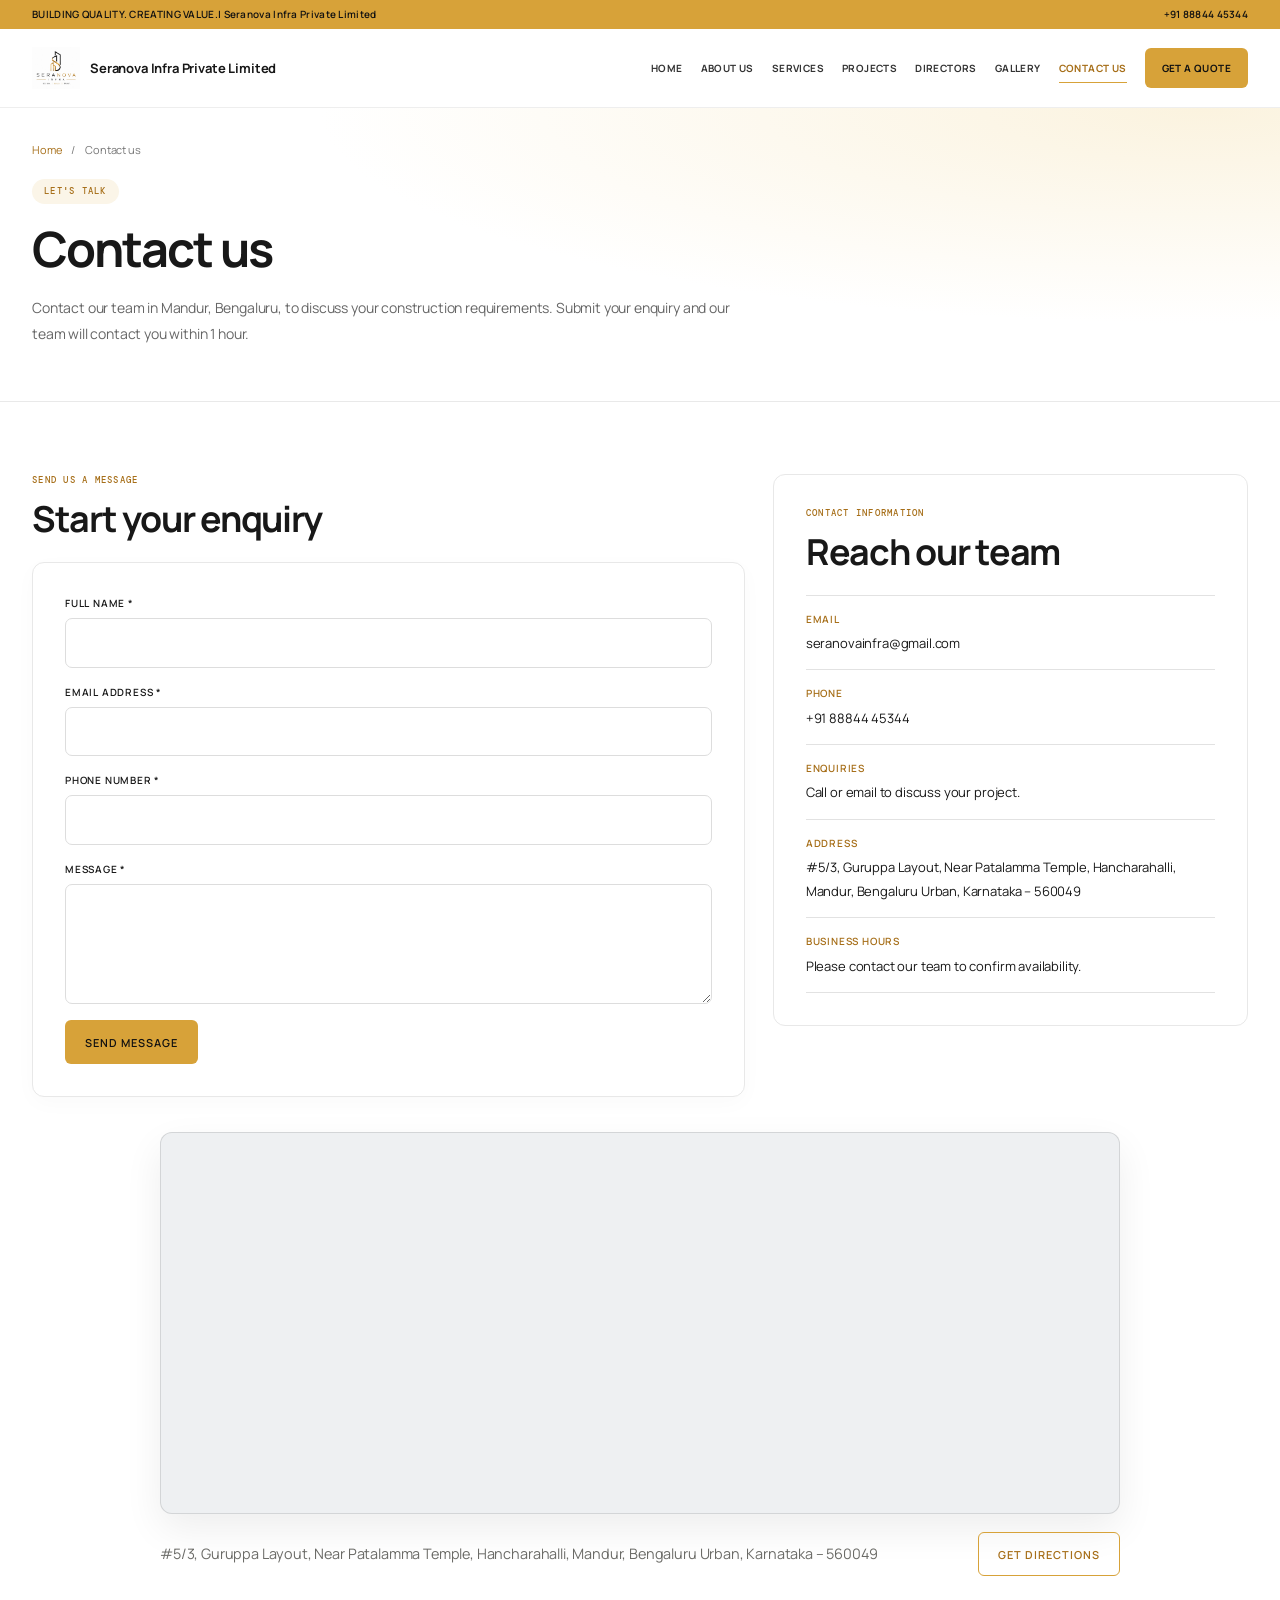
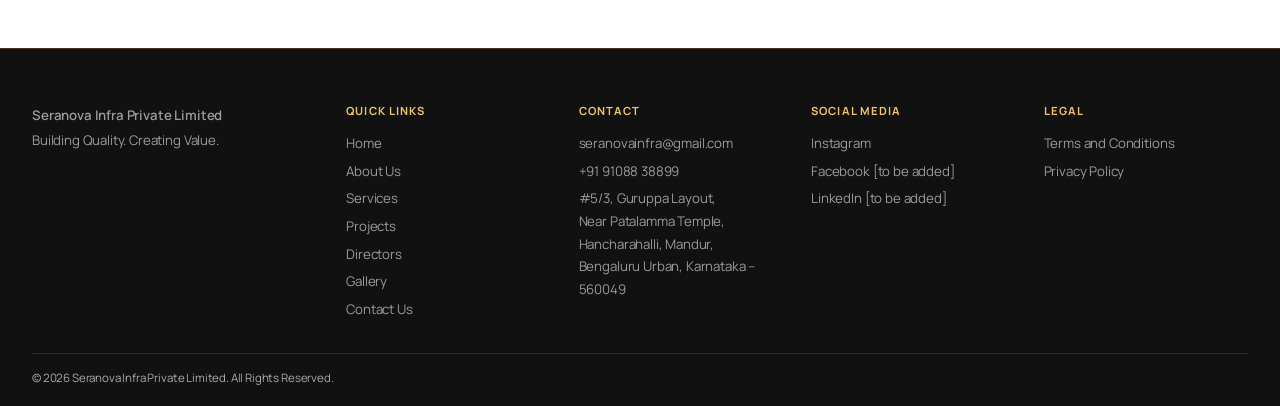
<file: contact.html>
<!doctype html>
<html lang="en">
  <head>
    <meta charset="utf-8" />
    <meta name="viewport" content="width=device-width, initial-scale=1" />

    <title>Contact Seranova Infra | Construction Enquiries in Bengaluru</title>

    <meta
      name="description"
      content="Contact Seranova Infra in Mandur, Bengaluru, on +91 91088 38899 or seranovainfra@gmail.com. Submit your construction enquiry and request a quotation."
    />

    <link rel="icon" type="image/jpeg" href="favicon.jpeg?v=1" />
    <link rel="stylesheet" href="style.css" />
    <link
      rel="canonical"
      href="https://seranova-web-phi.vercel.app/contact.html"
    />
    <meta
      property="og:title"
      content="Contact Seranova Infra | Construction Enquiries in Bengaluru"
    />
    <meta
      property="og:description"
      content="Contact Seranova Infra in Mandur, Bengaluru, on +91 91088 38899 or seranovainfra@gmail.com. Submit your construction enquiry and request a quotation."
    />
    <meta
      property="og:url"
      content="https://seranova-web-phi.vercel.app/contact.html"
    />
    <meta property="og:type" content="website" />
    <meta property="og:site_name" content="Seranova Infra Private Limited" />
    <meta property="og:locale" content="en_IN" />
    <script type="application/ld+json">
      {
        "@context": "https://schema.org",
        "@graph": [
          {
            "@type": "GeneralContractor",
            "@id": "https://seranova-web-phi.vercel.app/#business",
            "name": "Seranova Infra Private Limited",
            "legalName": "Seranova Infra Private Limited",
            "url": "https://seranova-web-phi.vercel.app/",
            "logo": "https://seranova-web-phi.vercel.app/favicon.jpeg",
            "telephone": "+918884445344",
            "email": "seranovainfra@gmail.com",
            "address": {
              "@type": "PostalAddress",
              "streetAddress": "#5/3, Guruppa Layout, Near Patalamma Temple, Hancharahalli, Mandur",
              "addressLocality": "Bengaluru",
              "addressRegion": "Karnataka",
              "postalCode": "560049",
              "addressCountry": "IN"
            }
          },
          {
            "@type": "WebSite",
            "@id": "https://seranova-web-phi.vercel.app/#website",
            "url": "https://seranova-web-phi.vercel.app/",
            "name": "Seranova Infra Private Limited",
            "publisher": {
              "@id": "https://seranova-web-phi.vercel.app/#business"
            },
            "inLanguage": "en-IN"
          },
          {
            "@type": "ContactPage",
            "@id": "https://seranova-web-phi.vercel.app/contact.html#webpage",
            "url": "https://seranova-web-phi.vercel.app/contact.html",
            "name": "Contact Seranova Infra | Construction Enquiries in Bengaluru",
            "description": "Contact Seranova Infra in Mandur, Bengaluru, on +91 91088 38899 or seranovainfra@gmail.com. Submit your construction enquiry and request a quotation.",
            "isPartOf": {
              "@id": "https://seranova-web-phi.vercel.app/#website"
            },
            "about": {
              "@id": "https://seranova-web-phi.vercel.app/#business"
            },
            "inLanguage": "en-IN"
          }
        ]
      }
    </script>
  </head>

  <body class="site-theme inner-page contact-page">
    <!-- Header -->
    <header class="header">
      <div class="home-topbar">
        <div class="wrap">
          <span>BUILDING QUALITY. CREATING VALUE.| Seranova Infra Private Limited</span
          ><a href="tel:+918884445344">+91 88844 45344</a>
        </div>
      </div>
      <nav class="nav wrap" aria-label="Main navigation">
        <a class="brand" href="index.html">
          <img
            src="favicon.jpeg"
            alt="Seranova Infra Private Limited Logo"
            class="brand-logo"
          />
          <span>Seranova Infra Private Limited</span>
        </a>
        <!-- Mobile Menu -->
        <button
          class="menu"
          aria-label="Toggle navigation"
          aria-expanded="false"
          type="button"
          aria-controls="main-navigation"
        >
          ☰
        </button>
        <!-- Navigation Links -->
        <div class="links" id="main-navigation">
          <a href="index.html">HOME</a>
          <a href="about.html">ABOUT US</a>
          <a href="services.html">SERVICES</a>
          <a href="projects.html">PROJECTS</a>
          <a href="directors.html">DIRECTORS</a>
          <a href="gallery.html">GALLERY</a>
          <a href="contact.html" aria-current="page">CONTACT US</a>
          <a class="btn" href="contact.html#contact-form">GET A QUOTE</a>
        </div>
        <a class="btn" href="contact.html#contact-form">GET A QUOTE</a>
      </nav>
    </header>

    <!-- Main Content -->
    <main>
      <!-- Page Hero -->
      <section class="page-hero">
        <div class="wrap">
          <nav class="page-breadcrumb" aria-label="Breadcrumb">
            <a href="index.html">Home</a><span aria-hidden="true">/</span
            ><span aria-current="page">Contact us</span>
          </nav>
          <p class="eyebrow">Let's talk</p>

          <h1 class="title">Contact us</h1>

          <p>
            Contact our team in Mandur, Bengaluru, to discuss your construction
            requirements. Submit your enquiry and our team will contact you
            within 1 hour.
          </p>
        </div>
      </section>

      <!-- Contact Section -->
      <section>
        <div class="wrap contact-layout">
          <!-- Contact Form -->
          <div>
            <p class="eyebrow">Send us a message</p>

            <h2 class="title">Start your enquiry</h2>

            <form
              id="contact-form"
              class="form email-enquiry-form"
              data-recipient="seranovainfra@gmail.com"
              data-subject="New Contact Enquiry - Seranova Infra"
              data-success-message="Thank you! Your enquiry has been submitted successfully. Our team will contact you within 1 hour."
              autocomplete="on"
            >
              <input type="hidden" name="_template" value="table" /><input
                type="hidden"
                name="_subject"
                value="New Contact Enquiry - Seranova Infra"
              /><!-- Name -->
              <div class="field">
                <label for="name"> FULL NAME * </label>

                <input
                  id="name"
                  name="name"
                  required
                  autocomplete="name"
                  type="text"
                />
              </div>

              <!-- Email -->
              <div class="field">
                <label for="email"> EMAIL ADDRESS * </label>

                <input
                  id="email"
                  name="email"
                  type="email"
                  required
                  autocomplete="email"
                />
              </div>

              <!-- Phone -->
              <div class="field">
                <label for="phone"> PHONE NUMBER * </label>

                <input
                  id="phone"
                  name="phone"
                  type="tel"
                  required
                  autocomplete="tel"
                  inputmode="tel"
                  pattern="[0-9+() -]{7,20}"
                  title="Enter a valid phone number"
                />
              </div>

              <!-- Message -->
              <div class="field">
                <label for="message"> MESSAGE * </label>

                <textarea id="message" name="message" required></textarea>
              </div>

              <!-- Submit -->
              <button class="btn" type="submit">SEND MESSAGE</button>

              <p class="form-status" aria-live="polite" role="status"></p>
            </form>
          </div>

          <!-- Contact Information -->
          <aside>
            <p class="eyebrow">Contact information</p>

            <h2 class="title">Reach our team</h2>

            <div class="contact-list">
              <div>
                <b>EMAIL</b>
                <span
                  ><a
                    href="https://mail.google.com/mail/?view=cm&amp;fs=1&amp;to=seranovainfra%40gmail.com"
                    target="_blank"
                    rel="noopener noreferrer"
                    >seranovainfra@gmail.com</a
                  ></span
                >
              </div>

              <div>
                <b>PHONE</b>
                <span><a href="tel:+918884445344">+91 88844 45344</a></span>
              </div>

              <div>
                <b>ENQUIRIES</b>
                <span>Call or email to discuss your project.</span>
              </div>

              <div>
                <b>ADDRESS</b>
                <span
                  ><a
                    href="https://www.google.com/maps/search/?api=1&amp;query=%235%2F3%2C+Guruppa+Layout%2C+Near+Patalamma+Temple%2C+Hancharahalli%2C+Mandur%2C+Bengaluru+Urban%2C+Karnataka+%E2%80%93+560049"
                    target="_blank"
                    rel="noopener noreferrer"
                    >#5/3, Guruppa Layout, Near Patalamma Temple, Hancharahalli,
                    Mandur, Bengaluru Urban, Karnataka – 560049</a
                  ></span
                >
              </div>

              <div>
                <b>BUSINESS HOURS</b>
                <span>Please contact our team to confirm availability.</span>
              </div>
            </div>
          </aside>
        </div>

        <!-- Google Maps -->
        <div class="wrap">
          <div class="map contact-map">
            <iframe
              class="contact-map-frame"
              src="https://www.google.com/maps?q=13.0861028%2C77.7542967&amp;z=17&amp;output=embed"
              title="Google Maps: Seranova contact location"
              width="1220"
              height="560"
              loading="lazy"
              allowfullscreen=""
              referrerpolicy="no-referrer-when-downgrade"
            ></iframe>
          </div>
          <div class="contact-map-actions">
            <p>
              #5/3, Guruppa Layout, Near Patalamma Temple, Hancharahalli,
              Mandur, Bengaluru Urban, Karnataka – 560049
            </p>
            <a
              href="https://www.google.com/maps/dir/?api=1&amp;destination=13.0861028%2C77.7542967"
              class="btn ghost"
              target="_blank"
              rel="noopener noreferrer"
              >GET DIRECTIONS</a
            >
          </div>
        </div>
      </section>
    </main>

    <!-- Footer -->
    <footer class="footer">
      <div class="wrap">
        <div class="foot-grid">
          <!-- Company -->
          <div>
            <a class="brand" href="index.html">
              <i class="mark"></i> Seranova Infra Private Limited</a
            >
            <p>Building Quality. Creating Value.</p>
          </div>
          <!-- Quick Links -->
          <div>
            <h4>QUICK LINKS</h4>
            <a href="index.html">Home</a>
            <a href="about.html">About Us</a>
            <a href="services.html">Services</a>
            <a href="projects.html">Projects</a>
            <a href="directors.html">Directors</a>
            <a href="gallery.html">Gallery</a>
            <a href="contact.html">Contact Us</a>
          </div>
          <!-- Contact -->
          <div>
            <h4>CONTACT</h4>
            <p>
              <a
                class="footer-email"
                href="https://mail.google.com/mail/?view=cm&amp;fs=1&amp;to=seranovainfra@gmail.com"
                target="_blank"
                rel="noopener noreferrer"
                >seranovainfra@gmail.com</a
              >
            </p>
            <p>
              <a class="footer-phone" href="tel:+919108838899"
                >+91 91088 38899</a
              >
            </p>
            <p>
              <a
                class="footer-address"
                href="https://www.google.com/maps/search/?api=1&amp;query=%235%2F3%2C+Guruppa+Layout%2C+Near+Patalamma+Temple%2C+Hancharahalli%2C+Mandur%2C+Bengaluru+Urban%2C+Karnataka+560049"
                target="_blank"
                rel="noopener noreferrer"
                >#5/3, Guruppa Layout,<br />Near Patalamma Temple,<br />Hancharahalli,
                Mandur,<br />Bengaluru Urban, Karnataka – 560049</a
              >
            </p>
          </div>
          <!-- Social Media -->
          <div>
            <h4>SOCIAL MEDIA</h4>
            <a href="https://www.instagram.com/seranovainfra/" target="_blank" rel="noopener noreferrer">Instagram</a>
            <p>Facebook [to be added]</p>
            <p>LinkedIn [to be added]</p>
          </div>
          <div>
            <h4>LEGAL</h4>
            <a href="/terms-and-conditions">Terms and Conditions</a>
            <a href="/privacy-policy">Privacy Policy</a>
          </div>
        </div>
        <!-- Copyright -->
        <div class="copyright">
          © 2026 Seranova Infra Private Limited. All Rights Reserved.
        </div>
      </div>
    </footer>

    <!-- JavaScript -->
    <script src="main.js"></script>
  </body>
</html>
</file>
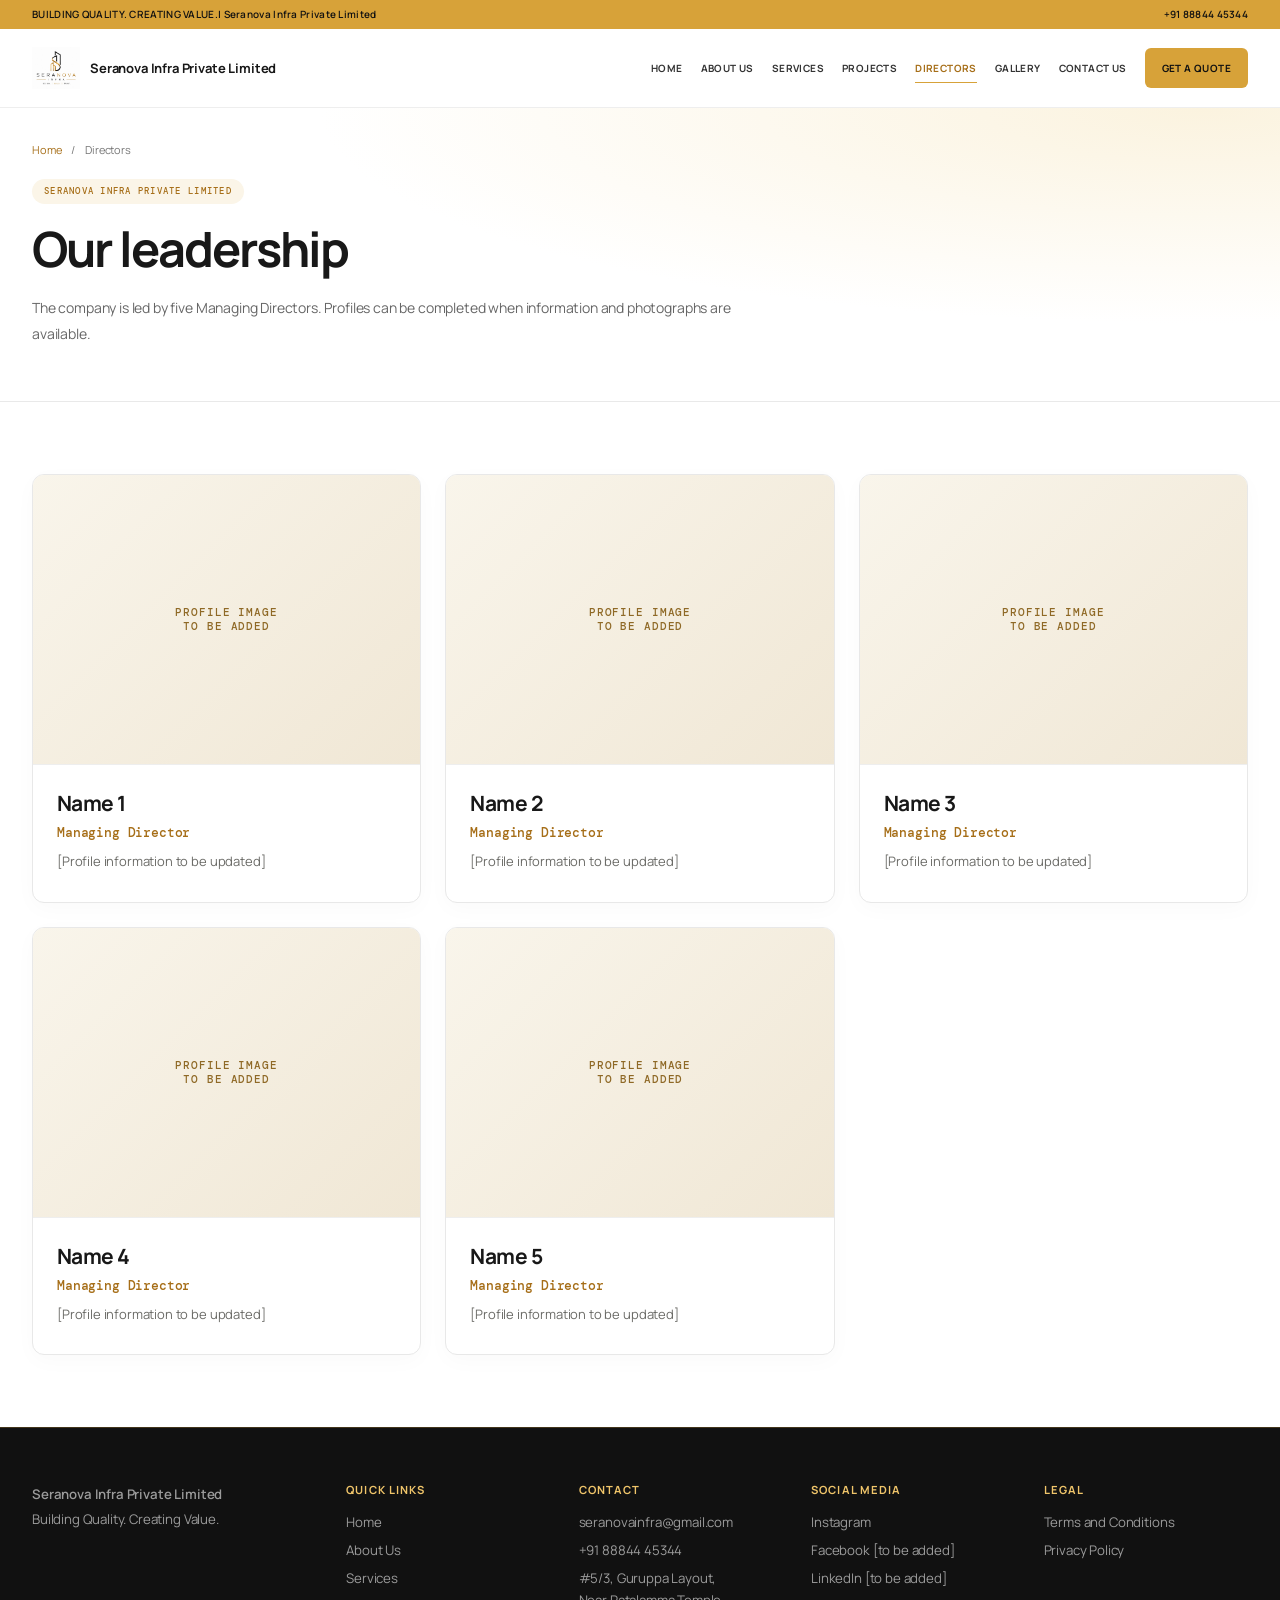
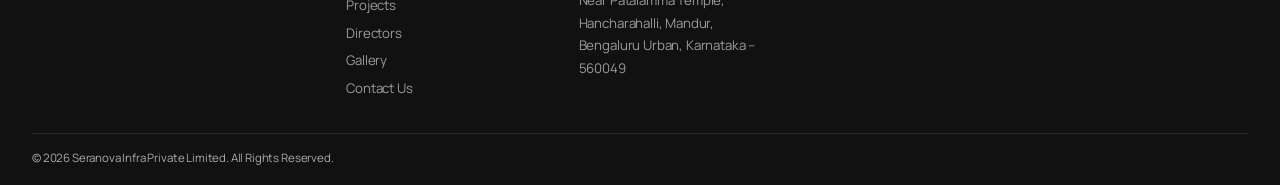
<file: directors.html>
<!doctype html>
<html lang="en">
  <head>
    <meta charset="utf-8" />
    <meta name="viewport" content="width=device-width, initial-scale=1" />

    <title>Company Leadership | Seranova Infra Bengaluru</title>

    <meta
      name="description"
      content="Find company leadership information for Seranova Infra Private Limited, based in Bengaluru. Contact the company for its current management details."
    />

    <link rel="icon" type="image/jpeg" href="favicon.jpeg?v=1" />
    <link rel="stylesheet" href="style.css" />
    <link
      rel="canonical"
      href="https://seranova-web-phi.vercel.app/directors.html"
    />
    <meta
      property="og:title"
      content="Company Leadership | Seranova Infra Bengaluru"
    />
    <meta
      property="og:description"
      content="Find company leadership information for Seranova Infra Private Limited, based in Bengaluru. Contact the company for its current management details."
    />
    <meta
      property="og:url"
      content="https://seranova-web-phi.vercel.app/directors.html"
    />
    <meta property="og:type" content="website" />
    <meta property="og:site_name" content="Seranova Infra Private Limited" />
    <meta property="og:locale" content="en_IN" />
    <script type="application/ld+json">
      {
        "@context": "https://schema.org",
        "@graph": [
          {
            "@type": "GeneralContractor",
            "@id": "https://seranova-web-phi.vercel.app/#business",
            "name": "Seranova Infra Private Limited",
            "legalName": "Seranova Infra Private Limited",
            "url": "https://seranova-web-phi.vercel.app/",
            "logo": "https://seranova-web-phi.vercel.app/favicon.jpeg",
            "telephone": "+918884445344",
            "email": "seranovainfra@gmail.com",
            "address": {
              "@type": "PostalAddress",
              "streetAddress": "#5/3, Guruppa Layout, Near Patalamma Temple, Hancharahalli, Mandur",
              "addressLocality": "Bengaluru",
              "addressRegion": "Karnataka",
              "postalCode": "560049",
              "addressCountry": "IN"
            }
          },
          {
            "@type": "WebSite",
            "@id": "https://seranova-web-phi.vercel.app/#website",
            "url": "https://seranova-web-phi.vercel.app/",
            "name": "Seranova Infra Private Limited",
            "publisher": {
              "@id": "https://seranova-web-phi.vercel.app/#business"
            },
            "inLanguage": "en-IN"
          },
          {
            "@type": "AboutPage",
            "@id": "https://seranova-web-phi.vercel.app/directors.html#webpage",
            "url": "https://seranova-web-phi.vercel.app/directors.html",
            "name": "Company Leadership | Seranova Infra Bengaluru",
            "description": "Find company leadership information for Seranova Infra Private Limited, based in Bengaluru. Contact the company for its current management details.",
            "isPartOf": {
              "@id": "https://seranova-web-phi.vercel.app/#website"
            },
            "about": {
              "@id": "https://seranova-web-phi.vercel.app/#business"
            },
            "inLanguage": "en-IN"
          }
        ]
      }
    </script>
  </head>

  <body class="site-theme inner-page directors-page">
    <!-- Header -->
    <header class="header">
      <div class="home-topbar">
        <div class="wrap">
          <span>BUILDING QUALITY. CREATING VALUE.| Seranova Infra Private Limited</span
          ><a href="tel:+918884445344">+91 88844 45344</a>
        </div>
      </div>
      <nav class="nav wrap" aria-label="Main navigation">
        <a class="brand" href="index.html">
          <img
            src="favicon.jpeg"
            alt="Seranova Infra Private Limited Logo"
            class="brand-logo"
          />
          <span>Seranova Infra Private Limited</span>
        </a>
        <!-- Mobile Menu -->
        <button
          class="menu"
          aria-label="Toggle navigation"
          aria-expanded="false"
          type="button"
          aria-controls="main-navigation"
        >
          ☰
        </button>
        <!-- Navigation Links -->
        <div class="links" id="main-navigation">
          <a href="index.html">HOME</a>
          <a href="about.html">ABOUT US</a>
          <a href="services.html">SERVICES</a>
          <a href="projects.html">PROJECTS</a>
          <a href="directors.html" aria-current="page">DIRECTORS</a>
          <a href="gallery.html">GALLERY</a>
          <a href="contact.html">CONTACT US</a>
          <a class="btn" href="contact.html#contact-form">GET A QUOTE</a>
        </div>
        <a class="btn" href="contact.html#contact-form">GET A QUOTE</a>
      </nav>
    </header>

    <!-- Main Content -->
    <main>
      <!-- Page Hero -->
      <section class="page-hero">
        <div class="wrap">
          <nav class="page-breadcrumb" aria-label="Breadcrumb">
            <a href="index.html">Home</a><span aria-hidden="true">/</span
            ><span aria-current="page">Directors</span>
          </nav>
          <p class="eyebrow">Seranova Infra Private Limited</p>

          <h1 class="title">Our leadership</h1>

          <p>
            The company is led by five Managing Directors. Profiles can be
            completed when information and photographs are available.
          </p>
        </div>
      </section>

      <!-- Leadership Section -->
      <section>
        <div class="wrap">
          <div class="leadership">
            <!-- Director 1 -->
            <article class="director">
              <div class="portrait">
                PROFILE IMAGE
                <br />
                TO BE ADDED
              </div>

              <div class="card-copy">
                <h3>Name 1</h3>

                <p class="role">Managing Director</p>

                <p>[Profile information to be updated]</p>
              </div>
            </article>

            <!-- Director 2 -->
            <article class="director">
              <div class="portrait">
                PROFILE IMAGE
                <br />
                TO BE ADDED
              </div>

              <div class="card-copy">
                <h3>Name 2</h3>

                <p class="role">Managing Director</p>

                <p>[Profile information to be updated]</p>
              </div>
            </article>

            <!-- Director 3 -->
            <article class="director">
              <div class="portrait">
                PROFILE IMAGE
                <br />
                TO BE ADDED
              </div>

              <div class="card-copy">
                <h3>Name 3</h3>

                <p class="role">Managing Director</p>

                <p>[Profile information to be updated]</p>
              </div>
            </article>

            <!-- Director 4 -->
            <article class="director">
              <div class="portrait">
                PROFILE IMAGE
                <br />
                TO BE ADDED
              </div>

              <div class="card-copy">
                <h3>Name 4</h3>

                <p class="role">Managing Director</p>

                <p>[Profile information to be updated]</p>
              </div>
            </article>

            <!-- Director 5 -->
            <article class="director">
              <div class="portrait">
                PROFILE IMAGE
                <br />
                TO BE ADDED
              </div>

              <div class="card-copy">
                <h3>Name 5</h3>

                <p class="role">Managing Director</p>

                <p>[Profile information to be updated]</p>
              </div>
            </article>
          </div>
        </div>
      </section>
    </main>

    <!-- Footer -->
    <footer class="footer">
      <div class="wrap">
        <div class="foot-grid">
          <!-- Company -->
          <div>
            <a class="brand" href="index.html">
              <i class="mark"></i> Seranova Infra Private Limited</a
            >
            <p>Building Quality. Creating Value.</p>
          </div>
          <!-- Quick Links -->
          <div>
            <h4>QUICK LINKS</h4>
            <a href="index.html">Home</a>
            <a href="about.html">About Us</a>
            <a href="services.html">Services</a>
            <a href="projects.html">Projects</a>
            <a href="directors.html">Directors</a>
            <a href="gallery.html">Gallery</a>
            <a href="contact.html">Contact Us</a>
          </div>
          <!-- Contact -->
          <div>
            <h4>CONTACT</h4>
            <p>
              <a
                class="footer-email"
                href="https://mail.google.com/mail/?view=cm&amp;fs=1&amp;to=seranovainfra@gmail.com"
                target="_blank"
                rel="noopener noreferrer"
                >seranovainfra@gmail.com</a
              >
            </p>
            <p>
              <a class="footer-phone" href="tel:+918884445344"
                >+91 88844 45344</a
              >
            </p>
            <p>
              <a
                class="footer-address"
                href="https://www.google.com/maps/search/?api=1&amp;query=%235%2F3%2C+Guruppa+Layout%2C+Near+Patalamma+Temple%2C+Hancharahalli%2C+Mandur%2C+Bengaluru+Urban%2C+Karnataka+560049"
                target="_blank"
                rel="noopener noreferrer"
                >#5/3, Guruppa Layout,<br />Near Patalamma Temple,<br />Hancharahalli,
                Mandur,<br />Bengaluru Urban, Karnataka – 560049</a
              >
            </p>
          </div>
          <!-- Social Media -->
          <div>
            <h4>SOCIAL MEDIA</h4>
            <a href="https://www.instagram.com/seranovainfra/" target="_blank" rel="noopener noreferrer">Instagram</a>
            <p>Facebook [to be added]</p>
            <p>LinkedIn [to be added]</p>
          </div>
          <div>
            <h4>LEGAL</h4>
            <a href="/terms-and-conditions">Terms and Conditions</a>
            <a href="/privacy-policy">Privacy Policy</a>
          </div>
        </div>
        <!-- Copyright -->
        <div class="copyright">
          © 2026 Seranova Infra Private Limited. All Rights Reserved.
        </div>
      </div>
    </footer>

    <!-- JavaScript -->
    <script src="main.js"></script>
  </body>
</html>
</file>
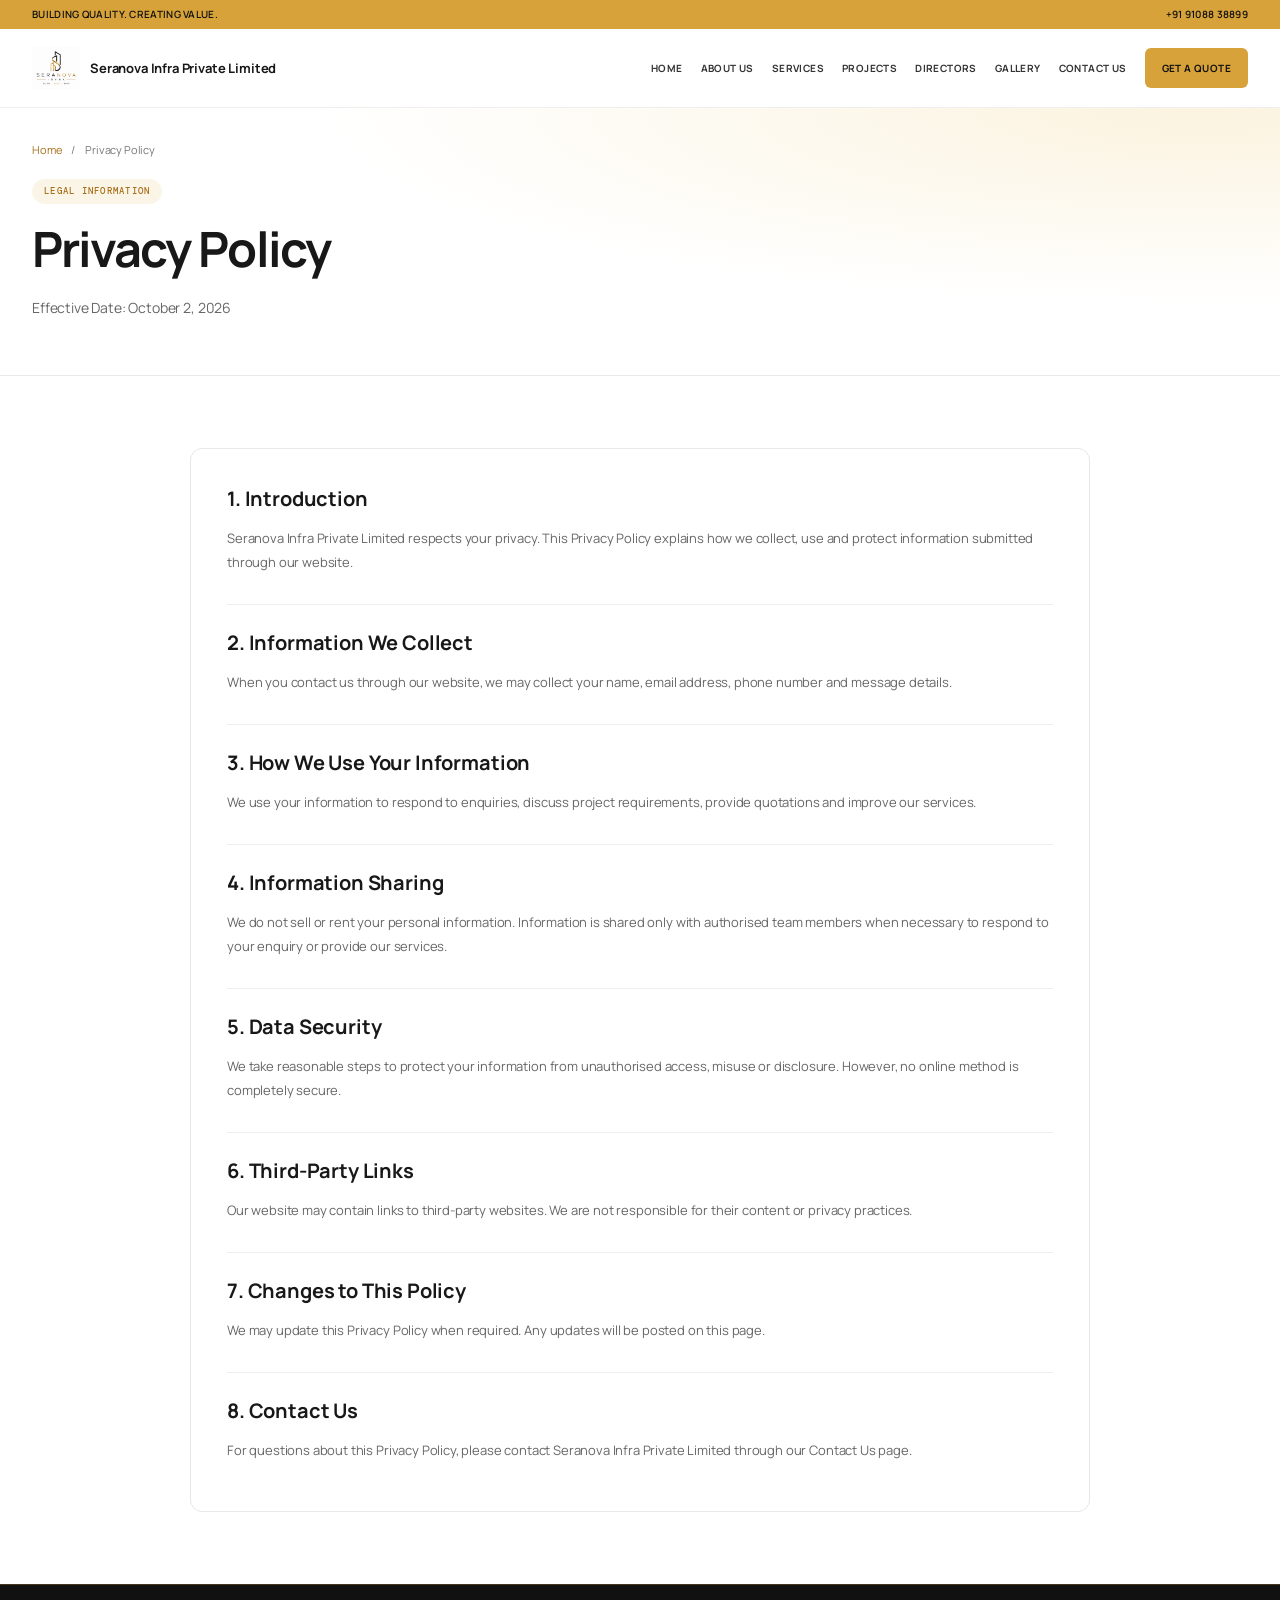
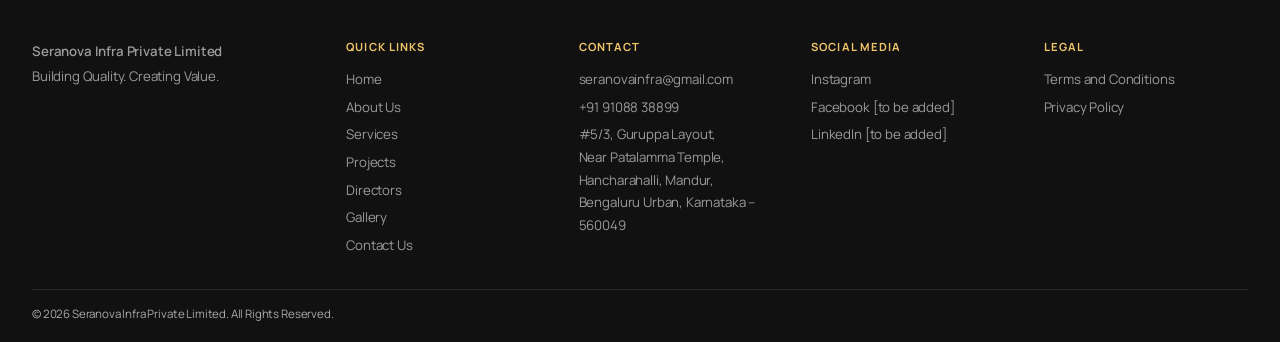
<file: privacy-policy.html>
<!doctype html>
<html lang="en">
  <head>
    <meta charset="utf-8" />
    <meta name="viewport" content="width=device-width, initial-scale=1" />

    <title>Privacy Policy | Seranova Infra Private Limited</title>

    <link rel="icon" type="image/jpeg" href="favicon.jpeg?v=1" />
    <link rel="stylesheet" href="style.css" />
  </head>

  <body class="site-theme inner-page privacy-policy-page">
    <header class="header">
      <div class="home-topbar">
        <div class="wrap">
          <span>BUILDING QUALITY. CREATING VALUE.</span
          ><a href="tel:+919108838899">+91 91088 38899</a>
        </div>
      </div>
      <nav class="nav wrap" aria-label="Main navigation">
        <a class="brand" href="index.html">
          <img
            src="favicon.jpeg"
            alt="Seranova Infra Private Limited Logo"
            class="brand-logo"
          />
          <span>Seranova Infra Private Limited</span>
        </a>
        <!-- Mobile Menu -->
        <button
          class="menu"
          aria-label="Toggle navigation"
          aria-expanded="false"
          type="button"
          aria-controls="main-navigation"
        >
          ☰
        </button>
        <!-- Navigation Links -->
        <div class="links" id="main-navigation">
          <a href="index.html">HOME</a>
          <a href="about.html">ABOUT US</a>
          <a href="services.html">SERVICES</a>
          <a href="projects.html">PROJECTS</a>
          <a href="directors.html">DIRECTORS</a>
          <a href="gallery.html">GALLERY</a>
          <a href="contact.html">CONTACT US</a>
          <a class="btn" href="contact.html#contact-form">GET A QUOTE</a>
        </div>
        <a class="btn" href="contact.html#contact-form">GET A QUOTE</a>
      </nav>
    </header>

    <main>
      <section class="page-hero">
        <div class="wrap">
          <nav class="page-breadcrumb" aria-label="Breadcrumb">
            <a href="index.html">Home</a><span aria-hidden="true">/</span
            ><span aria-current="page">Privacy Policy</span>
          </nav>
          <p class="eyebrow">Legal Information</p>
          <h1 class="title">Privacy Policy</h1>
          <p>Effective Date: October 2, 2026</p>
        </div>
      </section>

      <section>
        <div class="wrap legal-content">
          <h2>1. Introduction</h2>
          <p>
            Seranova Infra Private Limited respects your privacy. This Privacy
            Policy explains how we collect, use and protect information
            submitted through our website.
          </p>

          <h2>2. Information We Collect</h2>
          <p>
            When you contact us through our website, we may collect your name,
            email address, phone number and message details.
          </p>

          <h2>3. How We Use Your Information</h2>
          <p>
            We use your information to respond to enquiries, discuss project
            requirements, provide quotations and improve our services.
          </p>

          <h2>4. Information Sharing</h2>
          <p>
            We do not sell or rent your personal information. Information is
            shared only with authorised team members when necessary to respond
            to your enquiry or provide our services.
          </p>

          <h2>5. Data Security</h2>
          <p>
            We take reasonable steps to protect your information from
            unauthorised access, misuse or disclosure. However, no online method
            is completely secure.
          </p>

          <h2>6. Third-Party Links</h2>
          <p>
            Our website may contain links to third-party websites. We are not
            responsible for their content or privacy practices.
          </p>

          <h2>7. Changes to This Policy</h2>
          <p>
            We may update this Privacy Policy when required. Any updates will be
            posted on this page.
          </p>

          <h2>8. Contact Us</h2>
          <p>
            For questions about this Privacy Policy, please contact Seranova
            Infra Private Limited through our Contact Us page.
          </p>
        </div>
      </section>
    </main>

    <footer class="footer">
      <div class="wrap">
        <div class="foot-grid">
          <!-- Company -->
          <div>
            <a class="brand" href="index.html">
              <i class="mark"></i> Seranova Infra Private Limited</a
            >
            <p>Building Quality. Creating Value.</p>
          </div>
          <!-- Quick Links -->
          <div>
            <h4>QUICK LINKS</h4>
            <a href="index.html">Home</a>
            <a href="about.html">About Us</a>
            <a href="services.html">Services</a>
            <a href="projects.html">Projects</a>
            <a href="directors.html">Directors</a>
            <a href="gallery.html">Gallery</a>
            <a href="contact.html">Contact Us</a>
          </div>
          <!-- Contact -->
          <div>
            <h4>CONTACT</h4>
            <p>
              <a
                class="footer-email"
                href="https://mail.google.com/mail/?view=cm&amp;fs=1&amp;to=seranovainfra@gmail.com"
                target="_blank"
                rel="noopener noreferrer"
                >seranovainfra@gmail.com</a
              >
            </p>
            <p>
              <a class="footer-phone" href="tel:+919108838899"
                >+91 91088 38899</a
              >
            </p>
            <p>
              <a
                class="footer-address"
                href="https://www.google.com/maps/search/?api=1&amp;query=%235%2F3%2C+Guruppa+Layout%2C+Near+Patalamma+Temple%2C+Hancharahalli%2C+Mandur%2C+Bengaluru+Urban%2C+Karnataka+560049"
                target="_blank"
                rel="noopener noreferrer"
                >#5/3, Guruppa Layout,<br />Near Patalamma Temple,<br />Hancharahalli,
                Mandur,<br />Bengaluru Urban, Karnataka – 560049</a
              >
            </p>
          </div>
          <!-- Social Media -->
          <div>
            <h4>SOCIAL MEDIA</h4>
            <a href="https://www.instagram.com/seranovainfra/" target="_blank" rel="noopener noreferrer">Instagram</a>
            <p>Facebook [to be added]</p>
            <p>LinkedIn [to be added]</p>
          </div>
          <div>
            <h4>LEGAL</h4>
            <a href="/terms-and-conditions">Terms and Conditions</a>
            <a href="/privacy-policy">Privacy Policy</a>
          </div>
        </div>
        <!-- Copyright -->
        <div class="copyright">
          © 2026 Seranova Infra Private Limited. All Rights Reserved.
        </div>
      </div>
    </footer>

    <script src="main.js"></script>
  </body>
</html>
</file>
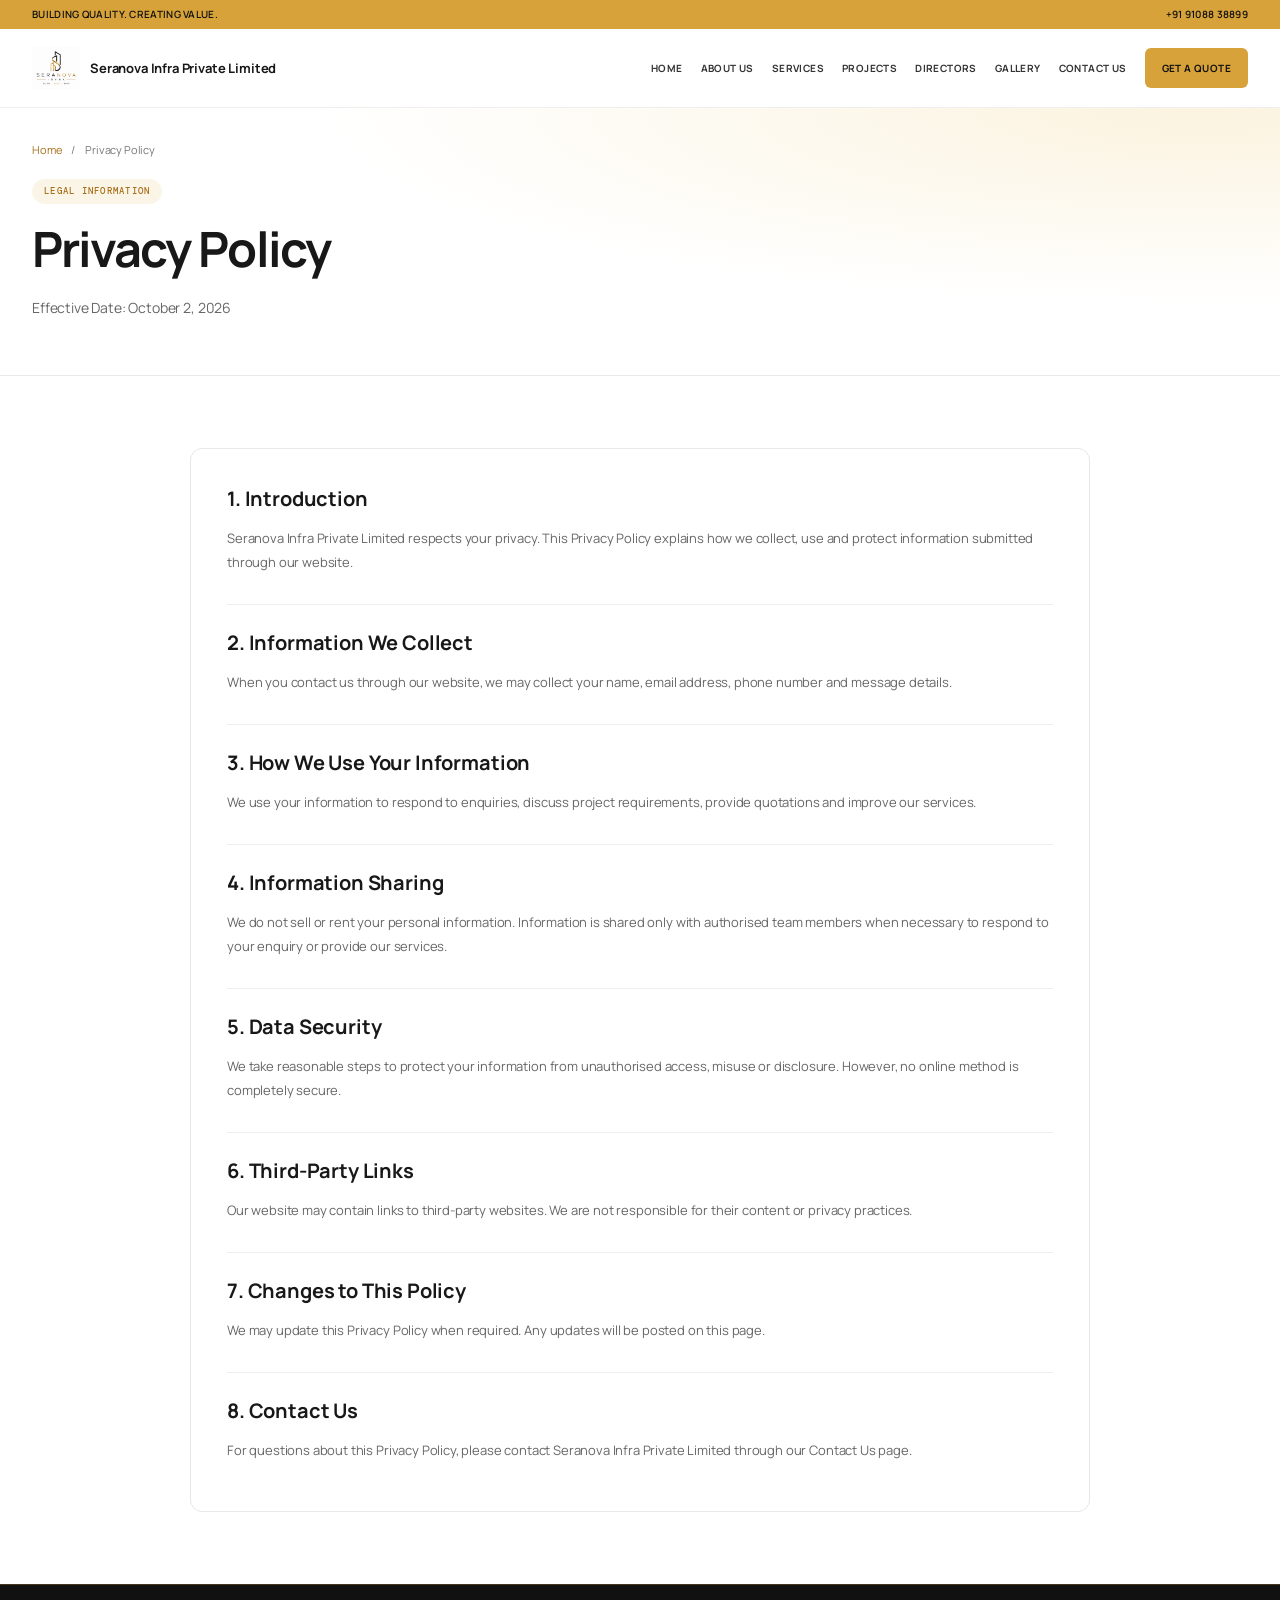
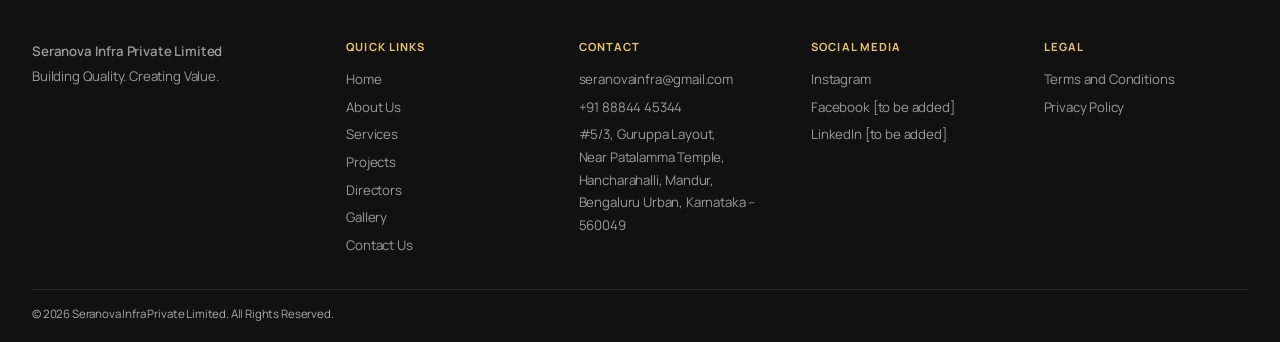
<file: privacypolicy.html>
<!doctype html>
<html lang="en">
  <head>
    <meta charset="utf-8" />
    <meta name="viewport" content="width=device-width, initial-scale=1" />

    <title>Privacy Policy | Seranova Infra Private Limited</title>

    <link rel="icon" type="image/jpeg" href="favicon.jpeg?v=1" />
    <link rel="stylesheet" href="style.css" />
  </head>

  <body class="site-theme inner-page privacy-policy-page">
    <header class="header">
      <div class="home-topbar">
        <div class="wrap">
          <span>BUILDING QUALITY. CREATING VALUE.</span
          ><a href="tel:+919108838899">+91 91088 38899</a>
        </div>
      </div>
      <nav class="nav wrap" aria-label="Main navigation">
        <a class="brand" href="index.html">
          <img
            src="favicon.jpeg"
            alt="Seranova Infra Private Limited Logo"
            class="brand-logo"
          />
          <span>Seranova Infra Private Limited</span>
        </a>
        <!-- Mobile Menu -->
        <button
          class="menu"
          aria-label="Toggle navigation"
          aria-expanded="false"
          type="button"
          aria-controls="main-navigation"
        >
          ☰
        </button>
        <!-- Navigation Links -->
        <div class="links" id="main-navigation">
          <a href="index.html">HOME</a>
          <a href="about.html">ABOUT US</a>
          <a href="services.html">SERVICES</a>
          <a href="projects.html">PROJECTS</a>
          <a href="directors.html">DIRECTORS</a>
          <a href="gallery.html">GALLERY</a>
          <a href="contact.html">CONTACT US</a>
          <a class="btn" href="contact.html#contact-form">GET A QUOTE</a>
        </div>
        <a class="btn" href="contact.html#contact-form">GET A QUOTE</a>
      </nav>
    </header>

    <main>
      <section class="page-hero">
        <div class="wrap">
          <nav class="page-breadcrumb" aria-label="Breadcrumb">
            <a href="index.html">Home</a><span aria-hidden="true">/</span
            ><span aria-current="page">Privacy Policy</span>
          </nav>
          <p class="eyebrow">Legal Information</p>
          <h1 class="title">Privacy Policy</h1>
          <p>Effective Date: October 2, 2026</p>
        </div>
      </section>

      <section>
        <div class="wrap legal-content">
          <h2>1. Introduction</h2>
          <p>
            Seranova Infra Private Limited respects your privacy. This Privacy
            Policy explains how we collect, use and protect information
            submitted through our website.
          </p>

          <h2>2. Information We Collect</h2>
          <p>
            When you contact us through our website, we may collect your name,
            email address, phone number and message details.
          </p>

          <h2>3. How We Use Your Information</h2>
          <p>
            We use your information to respond to enquiries, discuss project
            requirements, provide quotations and improve our services.
          </p>

          <h2>4. Information Sharing</h2>
          <p>
            We do not sell or rent your personal information. Information is
            shared only with authorised team members when necessary to respond
            to your enquiry or provide our services.
          </p>

          <h2>5. Data Security</h2>
          <p>
            We take reasonable steps to protect your information from
            unauthorised access, misuse or disclosure. However, no online method
            is completely secure.
          </p>

          <h2>6. Third-Party Links</h2>
          <p>
            Our website may contain links to third-party websites. We are not
            responsible for their content or privacy practices.
          </p>

          <h2>7. Changes to This Policy</h2>
          <p>
            We may update this Privacy Policy when required. Any updates will be
            posted on this page.
          </p>

          <h2>8. Contact Us</h2>
          <p>
            For questions about this Privacy Policy, please contact Seranova
            Infra Private Limited through our Contact Us page.
          </p>
        </div>
      </section>
    </main>

    <footer class="footer">
      <div class="wrap">
        <div class="foot-grid">
          <!-- Company -->
          <div>
            <a class="brand" href="index.html">
              <i class="mark"></i> Seranova Infra Private Limited</a
            >
            <p>Building Quality. Creating Value.</p>
          </div>
          <!-- Quick Links -->
          <div>
            <h4>QUICK LINKS</h4>
            <a href="index.html">Home</a>
            <a href="about.html">About Us</a>
            <a href="services.html">Services</a>
            <a href="projects.html">Projects</a>
            <a href="directors.html">Directors</a>
            <a href="gallery.html">Gallery</a>
            <a href="contact.html">Contact Us</a>
          </div>
          <!-- Contact -->
          <div>
            <h4>CONTACT</h4>
            <p>
              <a
                class="footer-email"
                href="https://mail.google.com/mail/?view=cm&amp;fs=1&amp;to=seranovainfra@gmail.com"
                target="_blank"
                rel="noopener noreferrer"
                >seranovainfra@gmail.com</a
              >
            </p>
            <p>
              <a class="footer-phone" href="tel:+918884445344"
                >+91 88844 45344</a
              >
            </p>
            <p>
              <a
                class="footer-address"
                href="https://www.google.com/maps/search/?api=1&amp;query=%235%2F3%2C+Guruppa+Layout%2C+Near+Patalamma+Temple%2C+Hancharahalli%2C+Mandur%2C+Bengaluru+Urban%2C+Karnataka+560049"
                target="_blank"
                rel="noopener noreferrer"
                >#5/3, Guruppa Layout,<br />Near Patalamma Temple,<br />Hancharahalli,
                Mandur,<br />Bengaluru Urban, Karnataka – 560049</a
              >
            </p>
          </div>
          <!-- Social Media -->
          <div>
            <h4>SOCIAL MEDIA</h4>
            <a href="https://www.instagram.com/seranovainfra/" target="_blank" rel="noopener noreferrer">Instagram</a>
            <p>Facebook [to be added]</p>
            <p>LinkedIn [to be added]</p>
          </div>
          <div>
            <h4>LEGAL</h4>
            <a href="/terms-and-conditions">Terms and Conditions</a>
            <a href="/privacy-policy">Privacy Policy</a>
          </div>
        </div>
        <!-- Copyright -->
        <div class="copyright">
          © 2026 Seranova Infra Private Limited. All Rights Reserved.
        </div>
      </div>
    </footer>

    <script src="main.js"></script>
  </body>
</html>
</file>
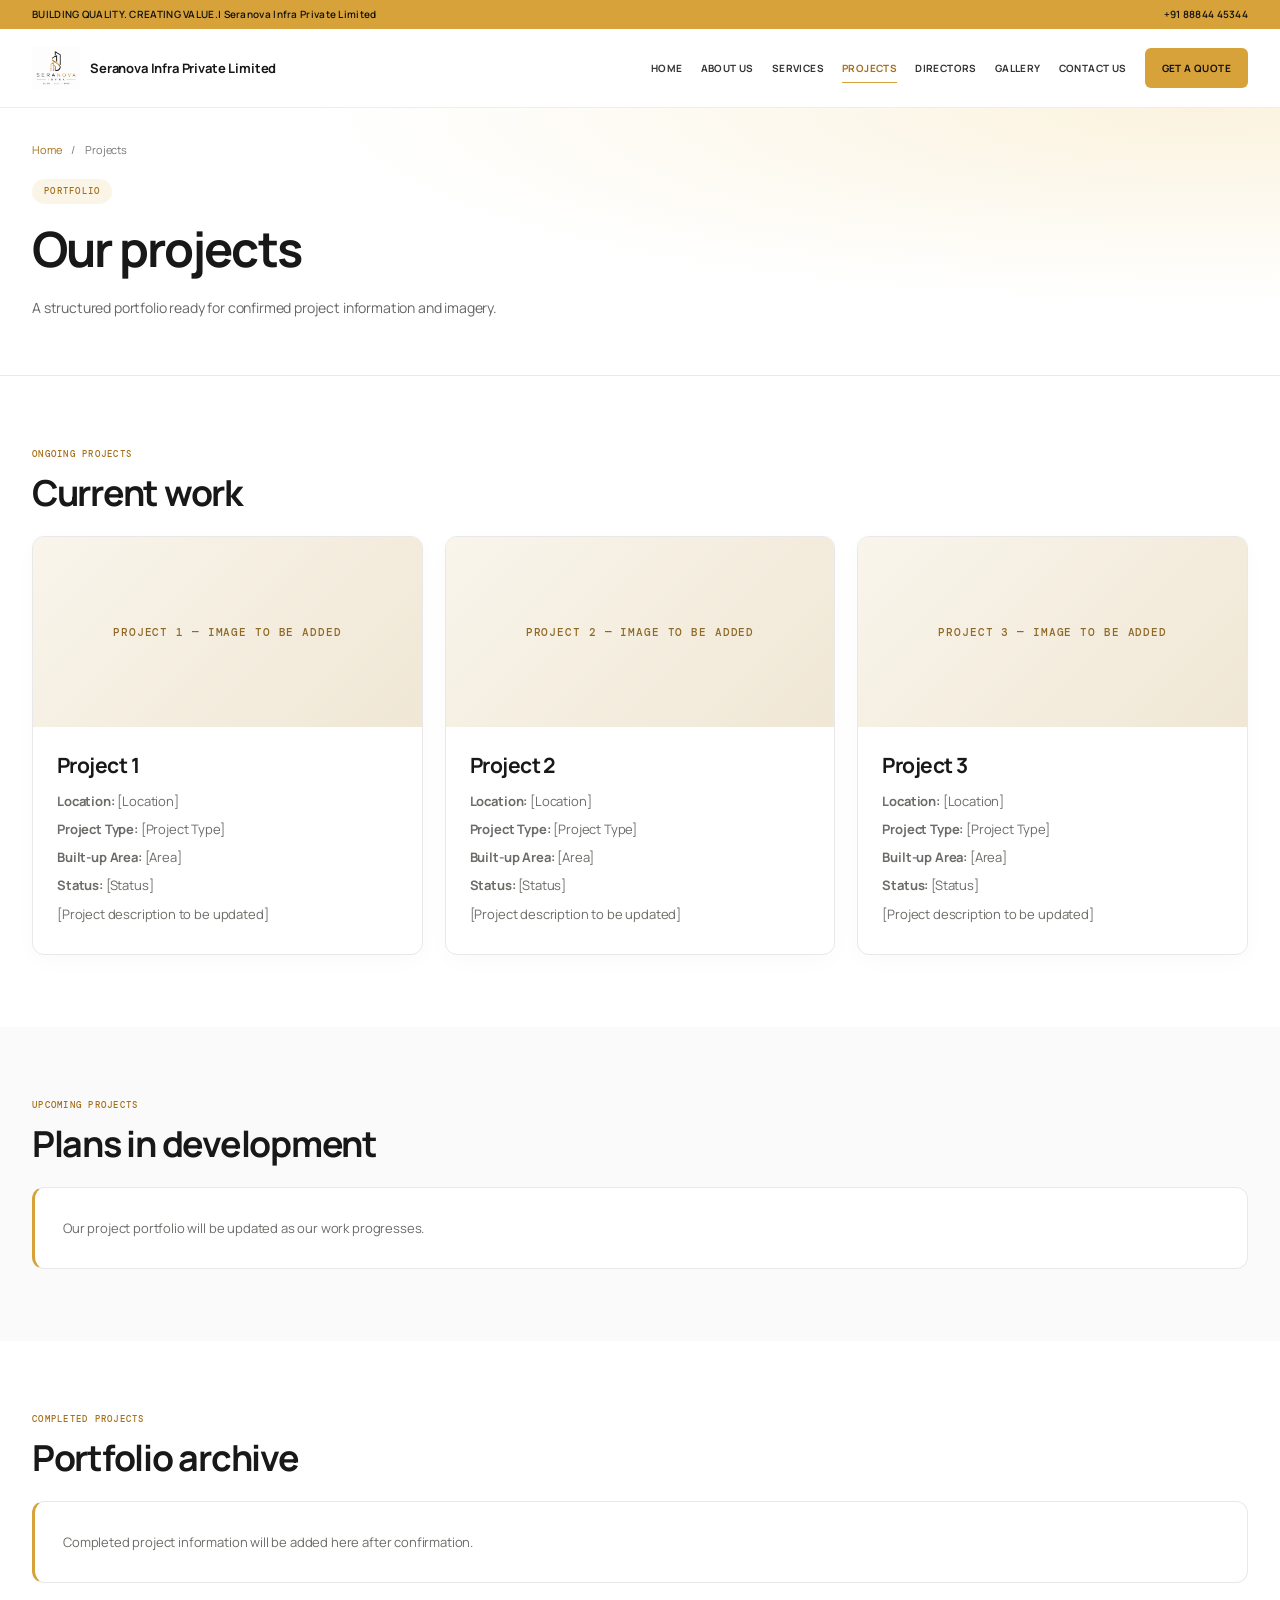
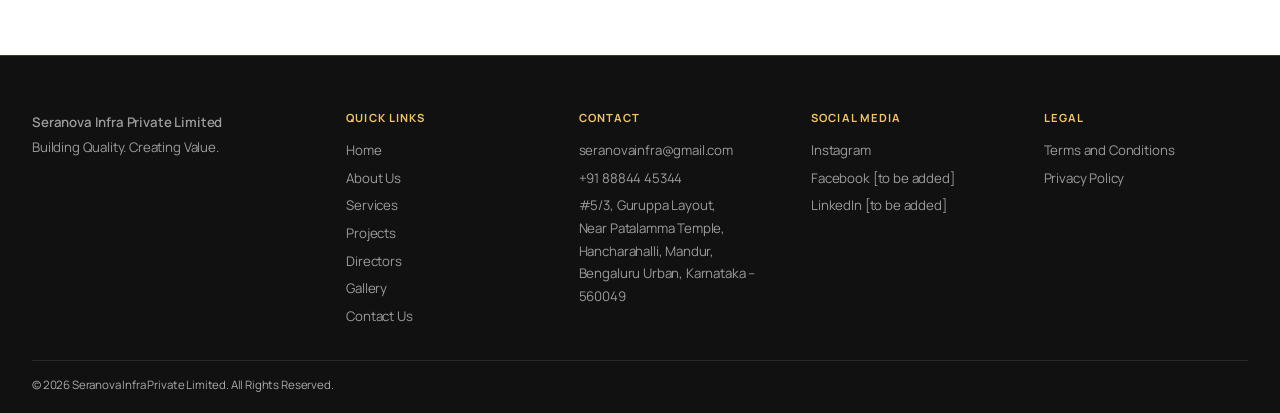
<file: projects.html>
<!doctype html>
<html lang="en">
  <head>
    <meta charset="utf-8" />
    <meta name="viewport" content="width=device-width, initial-scale=1" />

    <title>Project Information | Seranova Infra Bengaluru</title>

    <meta
      name="description"
      content="Find project information from Seranova Infra Private Limited. Contact our Bengaluru team to discuss current work, project scope and available project details."
    />

    <link rel="icon" type="image/jpeg" href="favicon.jpeg?v=1" />
    <link rel="stylesheet" href="style.css" />
    <link
      rel="canonical"
      href="https://seranova-web-phi.vercel.app/projects.html"
    />
    <meta
      property="og:title"
      content="Project Information | Seranova Infra Bengaluru"
    />
    <meta
      property="og:description"
      content="Find project information from Seranova Infra Private Limited. Contact our Bengaluru team to discuss current work, project scope and available project details."
    />
    <meta
      property="og:url"
      content="https://seranova-web-phi.vercel.app/projects.html"
    />
    <meta property="og:type" content="website" />
    <meta property="og:site_name" content="Seranova Infra Private Limited" />
    <meta property="og:locale" content="en_IN" />
    <script type="application/ld+json">
      {
        "@context": "https://schema.org",
        "@graph": [
          {
            "@type": "GeneralContractor",
            "@id": "https://seranova-web-phi.vercel.app/#business",
            "name": "Seranova Infra Private Limited",
            "legalName": "Seranova Infra Private Limited",
            "url": "https://seranova-web-phi.vercel.app/",
            "logo": "https://seranova-web-phi.vercel.app/favicon.jpeg",
            "telephone": "+91 88844 45344",
            "email": "seranovainfra@gmail.com",
            "address": {
              "@type": "PostalAddress",
              "streetAddress": "#5/3, Guruppa Layout, Near Patalamma Temple, Hancharahalli, Mandur",
              "addressLocality": "Bengaluru",
              "addressRegion": "Karnataka",
              "postalCode": "560049",
              "addressCountry": "IN"
            }
          },
          {
            "@type": "WebSite",
            "@id": "https://seranova-web-phi.vercel.app/#website",
            "url": "https://seranova-web-phi.vercel.app/",
            "name": "Seranova Infra Private Limited",
            "publisher": {
              "@id": "https://seranova-web-phi.vercel.app/#business"
            },
            "inLanguage": "en-IN"
          },
          {
            "@type": "CollectionPage",
            "@id": "https://seranova-web-phi.vercel.app/projects.html#webpage",
            "url": "https://seranova-web-phi.vercel.app/projects.html",
            "name": "Project Information | Seranova Infra Bengaluru",
            "description": "Find project information from Seranova Infra Private Limited. Contact our Bengaluru team to discuss current work, project scope and available project details.",
            "isPartOf": {
              "@id": "https://seranova-web-phi.vercel.app/#website"
            },
            "about": {
              "@id": "https://seranova-web-phi.vercel.app/#business"
            },
            "inLanguage": "en-IN"
          }
        ]
      }
    </script>
  </head>

  <body class="site-theme inner-page projects-page">
    <!-- Header -->
    <header class="header">
      <div class="home-topbar">
        <div class="wrap">
          <span>BUILDING QUALITY. CREATING VALUE.| Seranova Infra Private Limited</span
          ><a href="tel:+918884445344">+91 88844 45344</a>
        </div>
      </div>
      <nav class="nav wrap" aria-label="Main navigation">
        <a class="brand" href="index.html">
          <img
            src="favicon.jpeg"
            alt="Seranova Infra Private Limited Logo"
            class="brand-logo"
          />
          <span>Seranova Infra Private Limited</span>
        </a>
        <!-- Mobile Menu -->
        <button
          class="menu"
          aria-label="Toggle navigation"
          aria-expanded="false"
          type="button"
          aria-controls="main-navigation"
        >
          ☰
        </button>
        <!-- Navigation Links -->
        <div class="links" id="main-navigation">
          <a href="index.html">HOME</a>
          <a href="about.html">ABOUT US</a>
          <a href="services.html">SERVICES</a>
          <a href="projects.html" aria-current="page">PROJECTS</a>
          <a href="directors.html">DIRECTORS</a>
          <a href="gallery.html">GALLERY</a>
          <a href="contact.html">CONTACT US</a>
          <a class="btn" href="contact.html#contact-form">GET A QUOTE</a>
        </div>
        <a class="btn" href="contact.html#contact-form">GET A QUOTE</a>
      </nav>
    </header>

    <!-- Main Content -->
    <main>
      <!-- Page Hero -->
      <section class="page-hero">
        <div class="wrap">
          <nav class="page-breadcrumb" aria-label="Breadcrumb">
            <a href="index.html">Home</a><span aria-hidden="true">/</span
            ><span aria-current="page">Projects</span>
          </nav>
          <p class="eyebrow">Portfolio</p>

          <h1 class="title">Our projects</h1>

          <p>
            A structured portfolio ready for confirmed project information and
            imagery.
          </p>
        </div>
      </section>

      <!-- Ongoing Projects -->
      <section>
        <div class="wrap">
          <p class="eyebrow">Ongoing projects</p>

          <h2 class="title">Current work</h2>

          <div class="project-grid">
            <!-- Project 1 -->
            <article class="placeholder-card">
              <div class="ph-img">PROJECT 1 — IMAGE TO BE ADDED</div>

              <div class="card-copy">
                <h3>Project 1</h3>

                <p>
                  <b>Location:</b>
                  [Location]
                </p>

                <p>
                  <b>Project Type:</b>
                  [Project Type]
                </p>

                <p>
                  <b>Built-up Area:</b>
                  [Area]
                </p>

                <p>
                  <b>Status:</b>
                  [Status]
                </p>

                <p>[Project description to be updated]</p>
              </div>
            </article>

            <!-- Project 2 -->
            <article class="placeholder-card">
              <div class="ph-img">PROJECT 2 — IMAGE TO BE ADDED</div>

              <div class="card-copy">
                <h3>Project 2</h3>

                <p>
                  <b>Location:</b>
                  [Location]
                </p>

                <p>
                  <b>Project Type:</b>
                  [Project Type]
                </p>

                <p>
                  <b>Built-up Area:</b>
                  [Area]
                </p>

                <p>
                  <b>Status:</b>
                  [Status]
                </p>

                <p>[Project description to be updated]</p>
              </div>
            </article>

            <!-- Project 3 -->
            <article class="placeholder-card">
              <div class="ph-img">PROJECT 3 — IMAGE TO BE ADDED</div>

              <div class="card-copy">
                <h3>Project 3</h3>

                <p>
                  <b>Location:</b>
                  [Location]
                </p>

                <p>
                  <b>Project Type:</b>
                  [Project Type]
                </p>

                <p>
                  <b>Built-up Area:</b>
                  [Area]
                </p>

                <p>
                  <b>Status:</b>
                  [Status]
                </p>

                <p>[Project description to be updated]</p>
              </div>
            </article>
          </div>
        </div>
      </section>

      <!-- Upcoming Projects -->
      <section class="dark">
        <div class="wrap">
          <p class="eyebrow">Upcoming projects</p>

          <h2 class="title">Plans in development</h2>

          <div class="empty">
            Our project portfolio will be updated as our work progresses.
          </div>
        </div>
      </section>

      <!-- Completed Projects -->
      <section>
        <div class="wrap">
          <p class="eyebrow">Completed projects</p>

          <h2 class="title">Portfolio archive</h2>

          <div class="empty">
            Completed project information will be added here after confirmation.
          </div>
        </div>
      </section>
    </main>

    <!-- Footer -->
    <footer class="footer">
      <div class="wrap">
        <div class="foot-grid">
          <!-- Company -->
          <div>
            <a class="brand" href="index.html">
              <i class="mark"></i> Seranova Infra Private Limited</a
            >
            <p>Building Quality. Creating Value.</p>
          </div>
          <!-- Quick Links -->
          <div>
            <h4>QUICK LINKS</h4>
            <a href="index.html">Home</a>
            <a href="about.html">About Us</a>
            <a href="services.html">Services</a>
            <a href="projects.html">Projects</a>
            <a href="directors.html">Directors</a>
            <a href="gallery.html">Gallery</a>
            <a href="contact.html">Contact Us</a>
          </div>
          <!-- Contact -->
          <div>
            <h4>CONTACT</h4>
            <p>
              <a
                class="footer-email"
                href="https://mail.google.com/mail/?view=cm&amp;fs=1&amp;to=seranovainfra@gmail.com"
                target="_blank"
                rel="noopener noreferrer"
                >seranovainfra@gmail.com</a
              >
            </p>
            <p>
              <a class="footer-phone" href="tel:+918884445344"
                >+91 88844 45344</a
              >
            </p>
            <p>
              <a
                class="footer-address"
                href="https://www.google.com/maps/search/?api=1&amp;query=%235%2F3%2C+Guruppa+Layout%2C+Near+Patalamma+Temple%2C+Hancharahalli%2C+Mandur%2C+Bengaluru+Urban%2C+Karnataka+560049"
                target="_blank"
                rel="noopener noreferrer"
                >#5/3, Guruppa Layout,<br />Near Patalamma Temple,<br />Hancharahalli,
                Mandur,<br />Bengaluru Urban, Karnataka – 560049</a
              >
            </p>
          </div>
          <!-- Social Media -->
          <div>
            <h4>SOCIAL MEDIA</h4>
            <a href="https://www.instagram.com/seranovainfra/" target="_blank" rel="noopener noreferrer">Instagram</a>
            <p>Facebook [to be added]</p>
            <p>LinkedIn [to be added]</p>
          </div>
          <div>
            <h4>LEGAL</h4>
            <a href="/terms-and-conditions">Terms and Conditions</a>
            <a href="/privacy-policy">Privacy Policy</a>
          </div>
        </div>
        <!-- Copyright -->
        <div class="copyright">
          © 2026 Seranova Infra Private Limited. All Rights Reserved.
        </div>
      </div>
    </footer>

    <!-- JavaScript -->
    <script src="main.js"></script>
  </body>
</html>
</file>
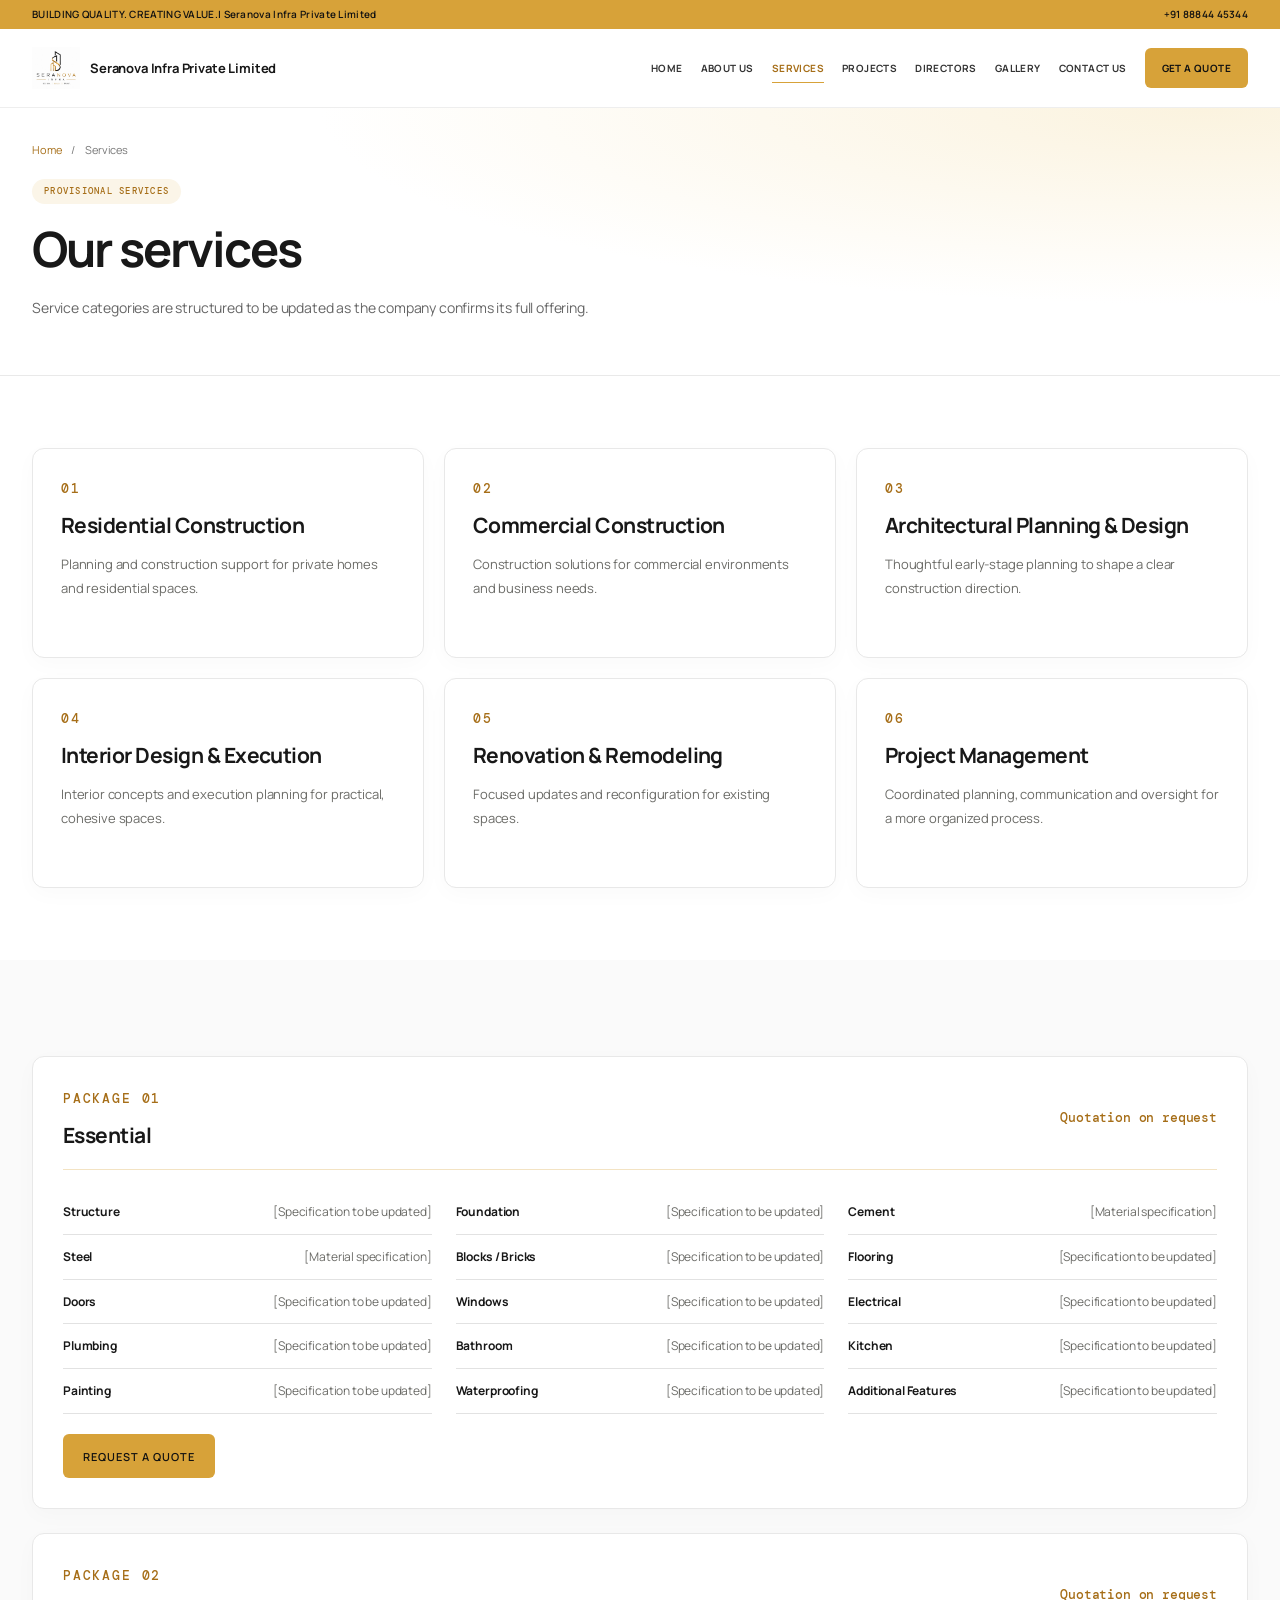
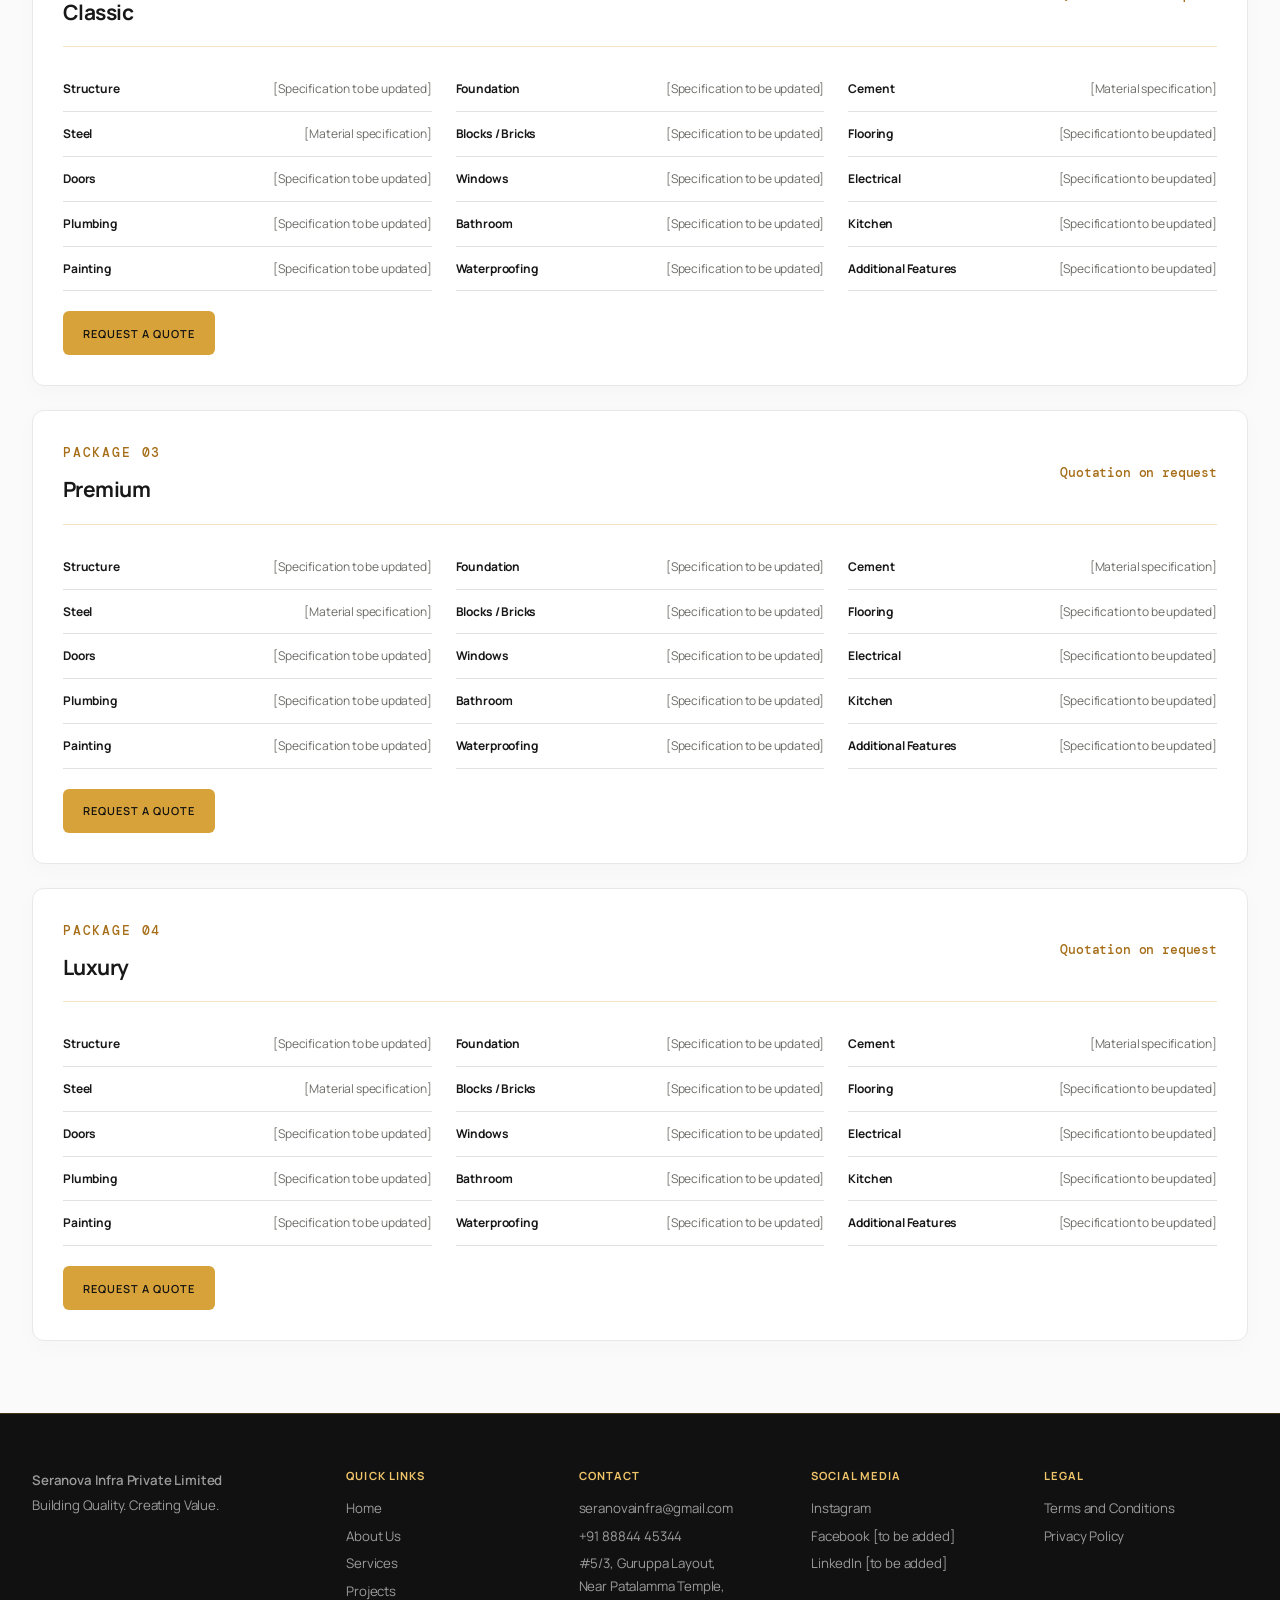
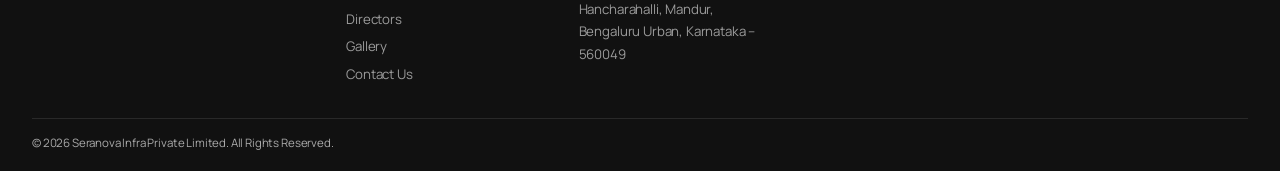
<file: services.html>
<!doctype html>
<html lang="en">
  <head>
    <meta charset="utf-8" />
    <meta name="viewport" content="width=device-width, initial-scale=1" />

    <title>
      Construction Services &amp; Packages | Seranova Infra Bengaluru
    </title>

    <meta
      name="description"
      content="Explore Seranova Infra’s construction service categories and package options. Contact our Bengaluru team to confirm your project scope, specifications and quotation."
    />

    <link rel="icon" type="image/jpeg" href="favicon.jpeg?v=1" />
    <link rel="stylesheet" href="style.css" />
    <link
      rel="canonical"
      href="https://seranova-web-phi.vercel.app/services.html"
    />
    <meta
      property="og:title"
      content="Construction Services &amp; Packages | Seranova Infra Bengaluru"
    />
    <meta
      property="og:description"
      content="Explore Seranova Infra’s construction service categories and package options. Contact our Bengaluru team to confirm your project scope, specifications and quotation."
    />
    <meta
      property="og:url"
      content="https://seranova-web-phi.vercel.app/services.html"
    />
    <meta property="og:type" content="website" />
    <meta property="og:site_name" content="Seranova Infra Private Limited" />
    <meta property="og:locale" content="en_IN" />
    <script type="application/ld+json">
      {
        "@context": "https://schema.org",
        "@graph": [
          {
            "@type": "GeneralContractor",
            "@id": "https://seranova-web-phi.vercel.app/#business",
            "name": "Seranova Infra Private Limited",
            "legalName": "Seranova Infra Private Limited",
            "url": "https://seranova-web-phi.vercel.app/",
            "logo": "https://seranova-web-phi.vercel.app/favicon.jpeg",
            "telephone": "+91 88844 45344",
            "email": "seranovainfra@gmail.com",
            "address": {
              "@type": "PostalAddress",
              "streetAddress": "#5/3, Guruppa Layout, Near Patalamma Temple, Hancharahalli, Mandur",
              "addressLocality": "Bengaluru",
              "addressRegion": "Karnataka",
              "postalCode": "560049",
              "addressCountry": "IN"
            }
          },
          {
            "@type": "WebSite",
            "@id": "https://seranova-web-phi.vercel.app/#website",
            "url": "https://seranova-web-phi.vercel.app/",
            "name": "Seranova Infra Private Limited",
            "publisher": {
              "@id": "https://seranova-web-phi.vercel.app/#business"
            },
            "inLanguage": "en-IN"
          },
          {
            "@type": "WebPage",
            "@id": "https://seranova-web-phi.vercel.app/services.html#webpage",
            "url": "https://seranova-web-phi.vercel.app/services.html",
            "name": "Construction Services & Packages | Seranova Infra Bengaluru",
            "description": "Explore Seranova Infra’s construction service categories and package options. Contact our Bengaluru team to confirm your project scope, specifications and quotation.",
            "isPartOf": {
              "@id": "https://seranova-web-phi.vercel.app/#website"
            },
            "about": {
              "@id": "https://seranova-web-phi.vercel.app/#business"
            },
            "inLanguage": "en-IN"
          }
        ]
      }
    </script>
  </head>

  <body class="site-theme inner-page services-page">
    <!-- Header -->
    <header class="header">
      <div class="home-topbar">
        <div class="wrap">
          <span>BUILDING QUALITY. CREATING VALUE.| Seranova Infra Private Limited</span
          ><a href="tel:+918884445344">+91 88844 45344</a>
        </div>
      </div>
      <nav class="nav wrap" aria-label="Main navigation">
        <a class="brand" href="index.html">
          <img
            src="favicon.jpeg"
            alt="Seranova Infra Private Limited Logo"
            class="brand-logo"
          />
          <span>Seranova Infra Private Limited</span>
        </a>
        <!-- Mobile Menu -->
        <button
          class="menu"
          aria-label="Toggle navigation"
          aria-expanded="false"
          type="button"
          aria-controls="main-navigation"
        >
          ☰
        </button>
        <!-- Navigation Links -->
        <div class="links" id="main-navigation">
          <a href="index.html">HOME</a>
          <a href="about.html">ABOUT US</a>
          <a href="services.html" aria-current="page">SERVICES</a>
          <a href="projects.html">PROJECTS</a>
          <a href="directors.html">DIRECTORS</a>
          <a href="gallery.html">GALLERY</a>
          <a href="contact.html">CONTACT US</a>
          <a class="btn" href="contact.html#contact-form">GET A QUOTE</a>
        </div>
        <a class="btn" href="contact.html#contact-form">GET A QUOTE</a>
      </nav>
    </header>

    <!-- Main Content -->
    <main>
      <!-- Page Hero -->
      <section class="page-hero">
        <div class="wrap">
          <nav class="page-breadcrumb" aria-label="Breadcrumb">
            <a href="index.html">Home</a><span aria-hidden="true">/</span
            ><span aria-current="page">Services</span>
          </nav>
          <p class="eyebrow">Provisional services</p>

          <h1 class="title">Our services</h1>

          <p>
            Service categories are structured to be updated as the company
            confirms its full offering.
          </p>
        </div>
      </section>

      <!-- Services -->
      <section>
        <div class="wrap">
          <div class="service-grid">
            <article class="service">
              <p class="eyebrow">01</p>

              <h3>Residential Construction</h3>

              <p>
                Planning and construction support for private homes and
                residential spaces.
              </p>
            </article>

            <article class="service">
              <p class="eyebrow">02</p>

              <h3>Commercial Construction</h3>

              <p>
                Construction solutions for commercial environments and business
                needs.
              </p>
            </article>

            <article class="service">
              <p class="eyebrow">03</p>

              <h3>Architectural Planning &amp; Design</h3>

              <p>
                Thoughtful early-stage planning to shape a clear construction
                direction.
              </p>
            </article>

            <article class="service">
              <p class="eyebrow">04</p>

              <h3>Interior Design &amp; Execution</h3>

              <p>
                Interior concepts and execution planning for practical, cohesive
                spaces.
              </p>
            </article>

            <article class="service">
              <p class="eyebrow">05</p>

              <h3>Renovation &amp; Remodeling</h3>

              <p>Focused updates and reconfiguration for existing spaces.</p>
            </article>

            <article class="service">
              <p class="eyebrow">06</p>

              <h3>Project Management</h3>

              <p>
                Coordinated planning, communication and oversight for a more
                organized process.
              </p>
            </article>
          </div>
        </div>
      </section>

      <!-- Packages -->
      <section>
        <div class="wrap">
          <!-- Package 01 -->
          <article class="detail">
            <div class="detail-top">
              <div>
                <p class="eyebrow">Package 01</p>

                <h3>Essential</h3>
              </div>

              <p class="price">Quotation on request</p>
            </div>

            <div class="specs">
              <div class="spec">
                <b>Structure</b>
                <span>[Specification to be updated]</span>
              </div>

              <div class="spec">
                <b>Foundation</b>
                <span>[Specification to be updated]</span>
              </div>

              <div class="spec">
                <b>Cement</b>
                <span>[Material specification]</span>
              </div>

              <div class="spec">
                <b>Steel</b>
                <span>[Material specification]</span>
              </div>

              <div class="spec">
                <b>Blocks / Bricks</b>
                <span>[Specification to be updated]</span>
              </div>

              <div class="spec">
                <b>Flooring</b>
                <span>[Specification to be updated]</span>
              </div>

              <div class="spec">
                <b>Doors</b>
                <span>[Specification to be updated]</span>
              </div>

              <div class="spec">
                <b>Windows</b>
                <span>[Specification to be updated]</span>
              </div>

              <div class="spec">
                <b>Electrical</b>
                <span>[Specification to be updated]</span>
              </div>

              <div class="spec">
                <b>Plumbing</b>
                <span>[Specification to be updated]</span>
              </div>

              <div class="spec">
                <b>Bathroom</b>
                <span>[Specification to be updated]</span>
              </div>

              <div class="spec">
                <b>Kitchen</b>
                <span>[Specification to be updated]</span>
              </div>

              <div class="spec">
                <b>Painting</b>
                <span>[Specification to be updated]</span>
              </div>

              <div class="spec">
                <b>Waterproofing</b>
                <span>[Specification to be updated]</span>
              </div>

              <div class="spec">
                <b>Additional Features</b>
                <span>[Specification to be updated]</span>
              </div>
            </div>

            <a class="btn" href="contact.html"> REQUEST A QUOTE </a>
          </article>

          <!-- Package 02 -->
          <article class="detail">
            <div class="detail-top">
              <div>
                <p class="eyebrow">Package 02</p>

                <h3>Classic</h3>
              </div>

              <p class="price">Quotation on request</p>
            </div>

            <div class="specs">
              <div class="spec">
                <b>Structure</b>
                <span>[Specification to be updated]</span>
              </div>

              <div class="spec">
                <b>Foundation</b>
                <span>[Specification to be updated]</span>
              </div>

              <div class="spec">
                <b>Cement</b>
                <span>[Material specification]</span>
              </div>

              <div class="spec">
                <b>Steel</b>
                <span>[Material specification]</span>
              </div>

              <div class="spec">
                <b>Blocks / Bricks</b>
                <span>[Specification to be updated]</span>
              </div>

              <div class="spec">
                <b>Flooring</b>
                <span>[Specification to be updated]</span>
              </div>

              <div class="spec">
                <b>Doors</b>
                <span>[Specification to be updated]</span>
              </div>

              <div class="spec">
                <b>Windows</b>
                <span>[Specification to be updated]</span>
              </div>

              <div class="spec">
                <b>Electrical</b>
                <span>[Specification to be updated]</span>
              </div>

              <div class="spec">
                <b>Plumbing</b>
                <span>[Specification to be updated]</span>
              </div>

              <div class="spec">
                <b>Bathroom</b>
                <span>[Specification to be updated]</span>
              </div>

              <div class="spec">
                <b>Kitchen</b>
                <span>[Specification to be updated]</span>
              </div>

              <div class="spec">
                <b>Painting</b>
                <span>[Specification to be updated]</span>
              </div>

              <div class="spec">
                <b>Waterproofing</b>
                <span>[Specification to be updated]</span>
              </div>

              <div class="spec">
                <b>Additional Features</b>
                <span>[Specification to be updated]</span>
              </div>
            </div>

            <a class="btn" href="contact.html"> REQUEST A QUOTE </a>
          </article>

          <!-- Package 03 -->
          <article class="detail">
            <div class="detail-top">
              <div>
                <p class="eyebrow">Package 03</p>

                <h3>Premium</h3>
              </div>

              <p class="price">Quotation on request</p>
            </div>

            <div class="specs">
              <div class="spec">
                <b>Structure</b>
                <span>[Specification to be updated]</span>
              </div>

              <div class="spec">
                <b>Foundation</b>
                <span>[Specification to be updated]</span>
              </div>

              <div class="spec">
                <b>Cement</b>
                <span>[Material specification]</span>
              </div>

              <div class="spec">
                <b>Steel</b>
                <span>[Material specification]</span>
              </div>

              <div class="spec">
                <b>Blocks / Bricks</b>
                <span>[Specification to be updated]</span>
              </div>

              <div class="spec">
                <b>Flooring</b>
                <span>[Specification to be updated]</span>
              </div>

              <div class="spec">
                <b>Doors</b>
                <span>[Specification to be updated]</span>
              </div>

              <div class="spec">
                <b>Windows</b>
                <span>[Specification to be updated]</span>
              </div>

              <div class="spec">
                <b>Electrical</b>
                <span>[Specification to be updated]</span>
              </div>

              <div class="spec">
                <b>Plumbing</b>
                <span>[Specification to be updated]</span>
              </div>

              <div class="spec">
                <b>Bathroom</b>
                <span>[Specification to be updated]</span>
              </div>

              <div class="spec">
                <b>Kitchen</b>
                <span>[Specification to be updated]</span>
              </div>

              <div class="spec">
                <b>Painting</b>
                <span>[Specification to be updated]</span>
              </div>

              <div class="spec">
                <b>Waterproofing</b>
                <span>[Specification to be updated]</span>
              </div>

              <div class="spec">
                <b>Additional Features</b>
                <span>[Specification to be updated]</span>
              </div>
            </div>

            <a class="btn" href="contact.html"> REQUEST A QUOTE </a>
          </article>

          <!-- Package 04 -->
          <article class="detail">
            <div class="detail-top">
              <div>
                <p class="eyebrow">Package 04</p>

                <h3>Luxury</h3>
              </div>

              <p class="price">Quotation on request</p>
            </div>

            <div class="specs">
              <div class="spec">
                <b>Structure</b>
                <span>[Specification to be updated]</span>
              </div>

              <div class="spec">
                <b>Foundation</b>
                <span>[Specification to be updated]</span>
              </div>

              <div class="spec">
                <b>Cement</b>
                <span>[Material specification]</span>
              </div>

              <div class="spec">
                <b>Steel</b>
                <span>[Material specification]</span>
              </div>

              <div class="spec">
                <b>Blocks / Bricks</b>
                <span>[Specification to be updated]</span>
              </div>

              <div class="spec">
                <b>Flooring</b>
                <span>[Specification to be updated]</span>
              </div>

              <div class="spec">
                <b>Doors</b>
                <span>[Specification to be updated]</span>
              </div>

              <div class="spec">
                <b>Windows</b>
                <span>[Specification to be updated]</span>
              </div>

              <div class="spec">
                <b>Electrical</b>
                <span>[Specification to be updated]</span>
              </div>

              <div class="spec">
                <b>Plumbing</b>
                <span>[Specification to be updated]</span>
              </div>

              <div class="spec">
                <b>Bathroom</b>
                <span>[Specification to be updated]</span>
              </div>

              <div class="spec">
                <b>Kitchen</b>
                <span>[Specification to be updated]</span>
              </div>

              <div class="spec">
                <b>Painting</b>
                <span>[Specification to be updated]</span>
              </div>

              <div class="spec">
                <b>Waterproofing</b>
                <span>[Specification to be updated]</span>
              </div>

              <div class="spec">
                <b>Additional Features</b>
                <span>[Specification to be updated]</span>
              </div>
            </div>

            <a class="btn" href="contact.html"> REQUEST A QUOTE </a>
          </article>
        </div>
      </section>
    </main>

    <!-- Footer -->
    <footer class="footer">
      <div class="wrap">
        <div class="foot-grid">
          <!-- Company -->
          <div>
            <a class="brand" href="index.html">
              <i class="mark"></i> Seranova Infra Private Limited</a
            >
            <p>Building Quality. Creating Value.</p>
          </div>
          <!-- Quick Links -->
          <div>
            <h4>QUICK LINKS</h4>
            <a href="index.html">Home</a>
            <a href="about.html">About Us</a>
            <a href="services.html">Services</a>
            <a href="projects.html">Projects</a>
            <a href="directors.html">Directors</a>
            <a href="gallery.html">Gallery</a>
            <a href="contact.html">Contact Us</a>
          </div>
          <!-- Contact -->
          <div>
            <h4>CONTACT</h4>
            <p>
              <a
                class="footer-email"
                href="https://mail.google.com/mail/?view=cm&amp;fs=1&amp;to=seranovainfra@gmail.com"
                target="_blank"
                rel="noopener noreferrer"
                >seranovainfra@gmail.com</a
              >
            </p>
            <p>
              <a class="footer-phone" href="tel:+918884445344"
                >+91 88844 45344</a
              >
            </p>
            <p>
              <a
                class="footer-address"
                href="https://www.google.com/maps/search/?api=1&amp;query=%235%2F3%2C+Guruppa+Layout%2C+Near+Patalamma+Temple%2C+Hancharahalli%2C+Mandur%2C+Bengaluru+Urban%2C+Karnataka+560049"
                target="_blank"
                rel="noopener noreferrer"
                >#5/3, Guruppa Layout,<br />Near Patalamma Temple,<br />Hancharahalli,
                Mandur,<br />Bengaluru Urban, Karnataka – 560049</a
              >
            </p>
          </div>
          <!-- Social Media -->
          <div>
            <h4>SOCIAL MEDIA</h4>
             <a href="https://www.instagram.com/seranovainfra/" target="_blank" rel="noopener noreferrer">Instagram</a>
            <p>Facebook [to be added]</p>
            <p>LinkedIn [to be added]</p>
          </div>
          <div>
            <h4>LEGAL</h4>
            <a href="/terms-and-conditions">Terms and Conditions</a>
            <a href="/privacy-policy">Privacy Policy</a>
          </div>
        </div>
        <!-- Copyright -->
        <div class="copyright">
          © 2026 Seranova Infra Private Limited. All Rights Reserved.
        </div>
      </div>
    </footer>

    <!-- JavaScript -->
    <script src="main.js"></script>
  </body>
</html>
</file>
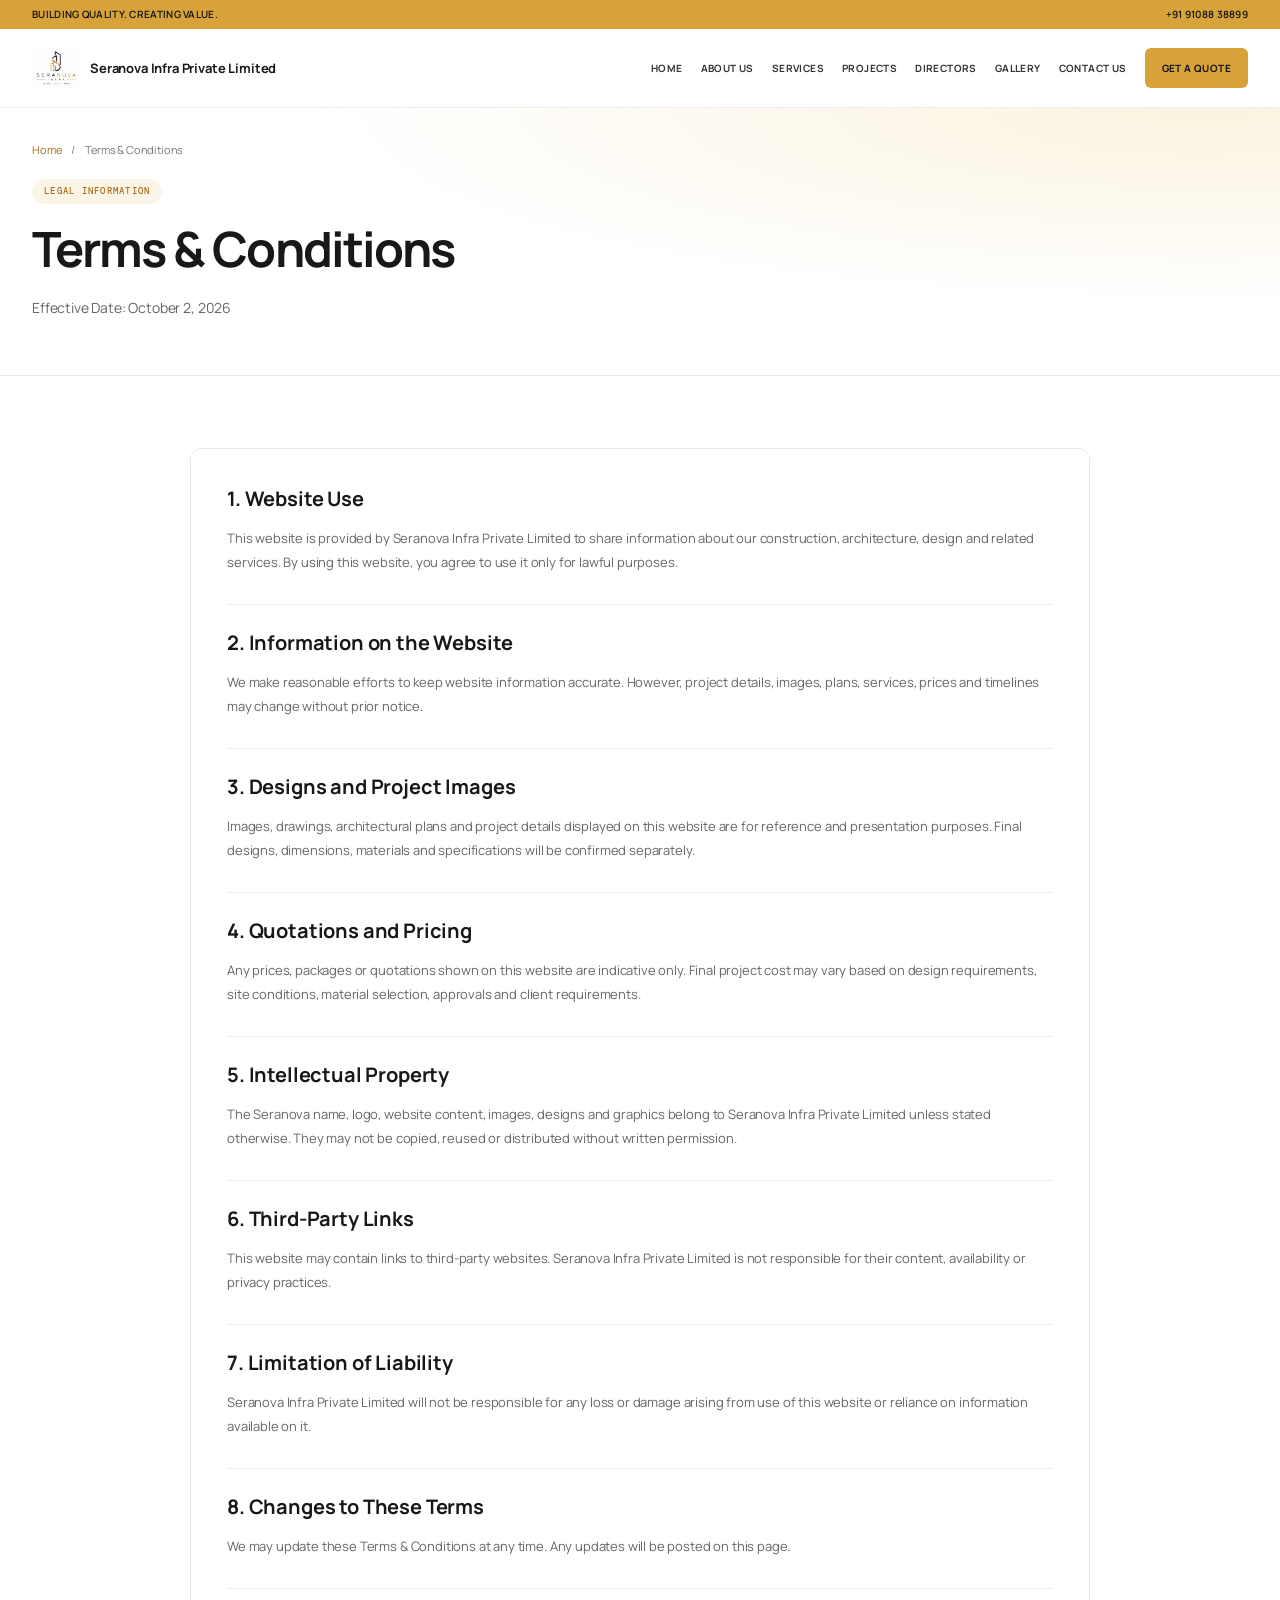
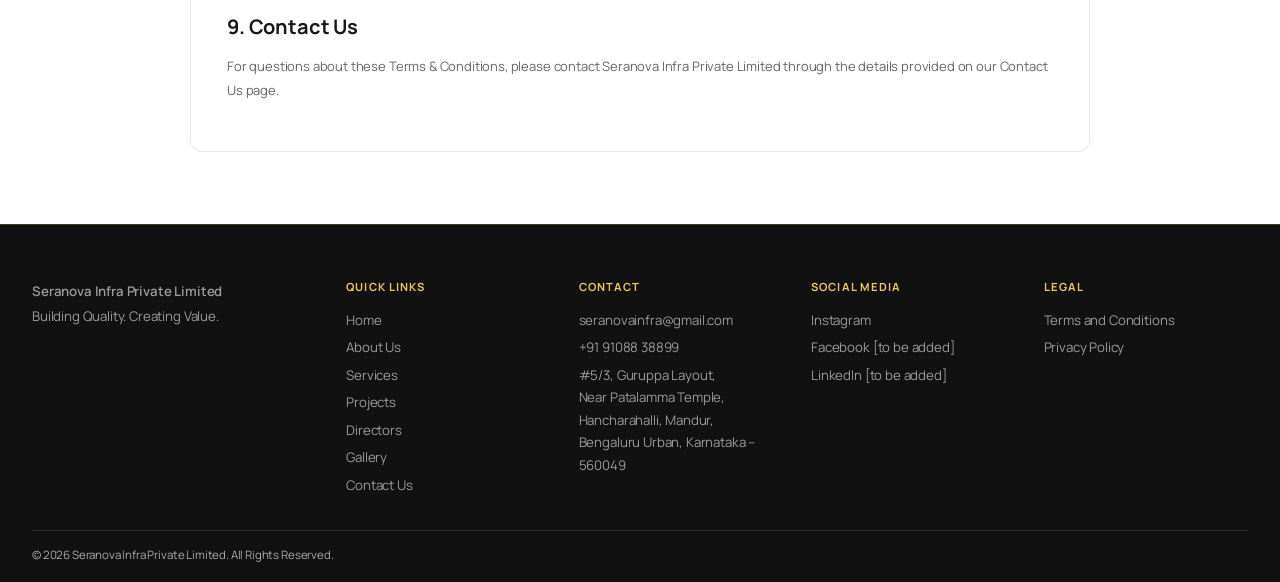
<file: terms-and-conditions.html>
<!doctype html>
<html lang="en">
  <head>
    <meta charset="utf-8" />
    <meta name="viewport" content="width=device-width, initial-scale=1" />

    <title>Terms & Conditions | Seranova Infra Private Limited</title>

    <link rel="icon" type="image/jpeg" href="favicon.jpeg?v=1" />
    <link rel="stylesheet" href="style.css" />
  </head>

  <body class="site-theme inner-page terms-and-conditions-page">
    <header class="header">
      <div class="home-topbar">
        <div class="wrap">
          <span>BUILDING QUALITY. CREATING VALUE.</span
          ><a href="tel:+919108838899">+91 91088 38899</a>
        </div>
      </div>
      <nav class="nav wrap" aria-label="Main navigation">
        <a class="brand" href="index.html">
          <img
            src="favicon.jpeg"
            alt="Seranova Infra Private Limited Logo"
            class="brand-logo"
          />
          <span>Seranova Infra Private Limited</span>
        </a>
        <!-- Mobile Menu -->
        <button
          class="menu"
          aria-label="Toggle navigation"
          aria-expanded="false"
          type="button"
          aria-controls="main-navigation"
        >
          ☰
        </button>
        <!-- Navigation Links -->
        <div class="links" id="main-navigation">
          <a href="index.html">HOME</a>
          <a href="about.html">ABOUT US</a>
          <a href="services.html">SERVICES</a>
          <a href="projects.html">PROJECTS</a>
          <a href="directors.html">DIRECTORS</a>
          <a href="gallery.html">GALLERY</a>
          <a href="contact.html">CONTACT US</a>
          <a class="btn" href="contact.html#contact-form">GET A QUOTE</a>
        </div>
        <a class="btn" href="contact.html#contact-form">GET A QUOTE</a>
      </nav>
    </header>

    <main>
      <section class="page-hero">
        <div class="wrap">
          <nav class="page-breadcrumb" aria-label="Breadcrumb">
            <a href="index.html">Home</a><span aria-hidden="true">/</span
            ><span aria-current="page">Terms &amp; Conditions</span>
          </nav>
          <p class="eyebrow">Legal Information</p>
          <h1 class="title">Terms & Conditions</h1>
          <p>Effective Date: October 2, 2026</p>
        </div>
      </section>

      <section>
        <div class="wrap legal-content">
          <h2>1. Website Use</h2>
          <p>
            This website is provided by Seranova Infra Private Limited to share
            information about our construction, architecture, design and related
            services. By using this website, you agree to use it only for lawful
            purposes.
          </p>

          <h2>2. Information on the Website</h2>
          <p>
            We make reasonable efforts to keep website information accurate.
            However, project details, images, plans, services, prices and
            timelines may change without prior notice.
          </p>

          <h2>3. Designs and Project Images</h2>
          <p>
            Images, drawings, architectural plans and project details displayed
            on this website are for reference and presentation purposes. Final
            designs, dimensions, materials and specifications will be confirmed
            separately.
          </p>

          <h2>4. Quotations and Pricing</h2>
          <p>
            Any prices, packages or quotations shown on this website are
            indicative only. Final project cost may vary based on design
            requirements, site conditions, material selection, approvals and
            client requirements.
          </p>

          <h2>5. Intellectual Property</h2>
          <p>
            The Seranova name, logo, website content, images, designs and
            graphics belong to Seranova Infra Private Limited unless stated
            otherwise. They may not be copied, reused or distributed without
            written permission.
          </p>

          <h2>6. Third-Party Links</h2>
          <p>
            This website may contain links to third-party websites. Seranova
            Infra Private Limited is not responsible for their content,
            availability or privacy practices.
          </p>

          <h2>7. Limitation of Liability</h2>
          <p>
            Seranova Infra Private Limited will not be responsible for any loss
            or damage arising from use of this website or reliance on
            information available on it.
          </p>

          <h2>8. Changes to These Terms</h2>
          <p>
            We may update these Terms & Conditions at any time. Any updates will
            be posted on this page.
          </p>

          <h2>9. Contact Us</h2>
          <p>
            For questions about these Terms & Conditions, please contact
            Seranova Infra Private Limited through the details provided on our
            Contact Us page.
          </p>
        </div>
      </section>
    </main>

    <footer class="footer">
      <div class="wrap">
        <div class="foot-grid">
          <!-- Company -->
          <div>
            <a class="brand" href="index.html">
              <i class="mark"></i> Seranova Infra Private Limited</a
            >
            <p>Building Quality. Creating Value.</p>
          </div>
          <!-- Quick Links -->
          <div>
            <h4>QUICK LINKS</h4>
            <a href="index.html">Home</a>
            <a href="about.html">About Us</a>
            <a href="services.html">Services</a>
            <a href="projects.html">Projects</a>
            <a href="directors.html">Directors</a>
            <a href="gallery.html">Gallery</a>
            <a href="contact.html">Contact Us</a>
          </div>
          <!-- Contact -->
          <div>
            <h4>CONTACT</h4>
            <p>
              <a
                class="footer-email"
                href="https://mail.google.com/mail/?view=cm&amp;fs=1&amp;to=seranovainfra@gmail.com"
                target="_blank"
                rel="noopener noreferrer"
                >seranovainfra@gmail.com</a
              >
            </p>
            <p>
              <a class="footer-phone" href="tel:+919108838899"
                >+91 91088 38899</a
              >
            </p>
            <p>
              <a
                class="footer-address"
                href="https://www.google.com/maps/search/?api=1&amp;query=%235%2F3%2C+Guruppa+Layout%2C+Near+Patalamma+Temple%2C+Hancharahalli%2C+Mandur%2C+Bengaluru+Urban%2C+Karnataka+560049"
                target="_blank"
                rel="noopener noreferrer"
                >#5/3, Guruppa Layout,<br />Near Patalamma Temple,<br />Hancharahalli,
                Mandur,<br />Bengaluru Urban, Karnataka – 560049</a
              >
            </p>
          </div>
          <!-- Social Media -->
          <div>
            <h4>SOCIAL MEDIA</h4>
            <a href="https://www.instagram.com/seranovainfra/" target="_blank" rel="noopener noreferrer">Instagram</a>
            <p>Facebook [to be added]</p>
            <p>LinkedIn [to be added]</p>
          </div>
          <div>
            <h4>LEGAL</h4>
            <a href="/terms-and-conditions">Terms and Conditions</a>
            <a href="/privacy-policy">Privacy Policy</a>
          </div>
        </div>
        <!-- Copyright -->
        <div class="copyright">
          © 2026 Seranova Infra Private Limited. All Rights Reserved.
        </div>
      </div>
    </footer>

    <script src="main.js"></script>
  </body>
</html>
</file>
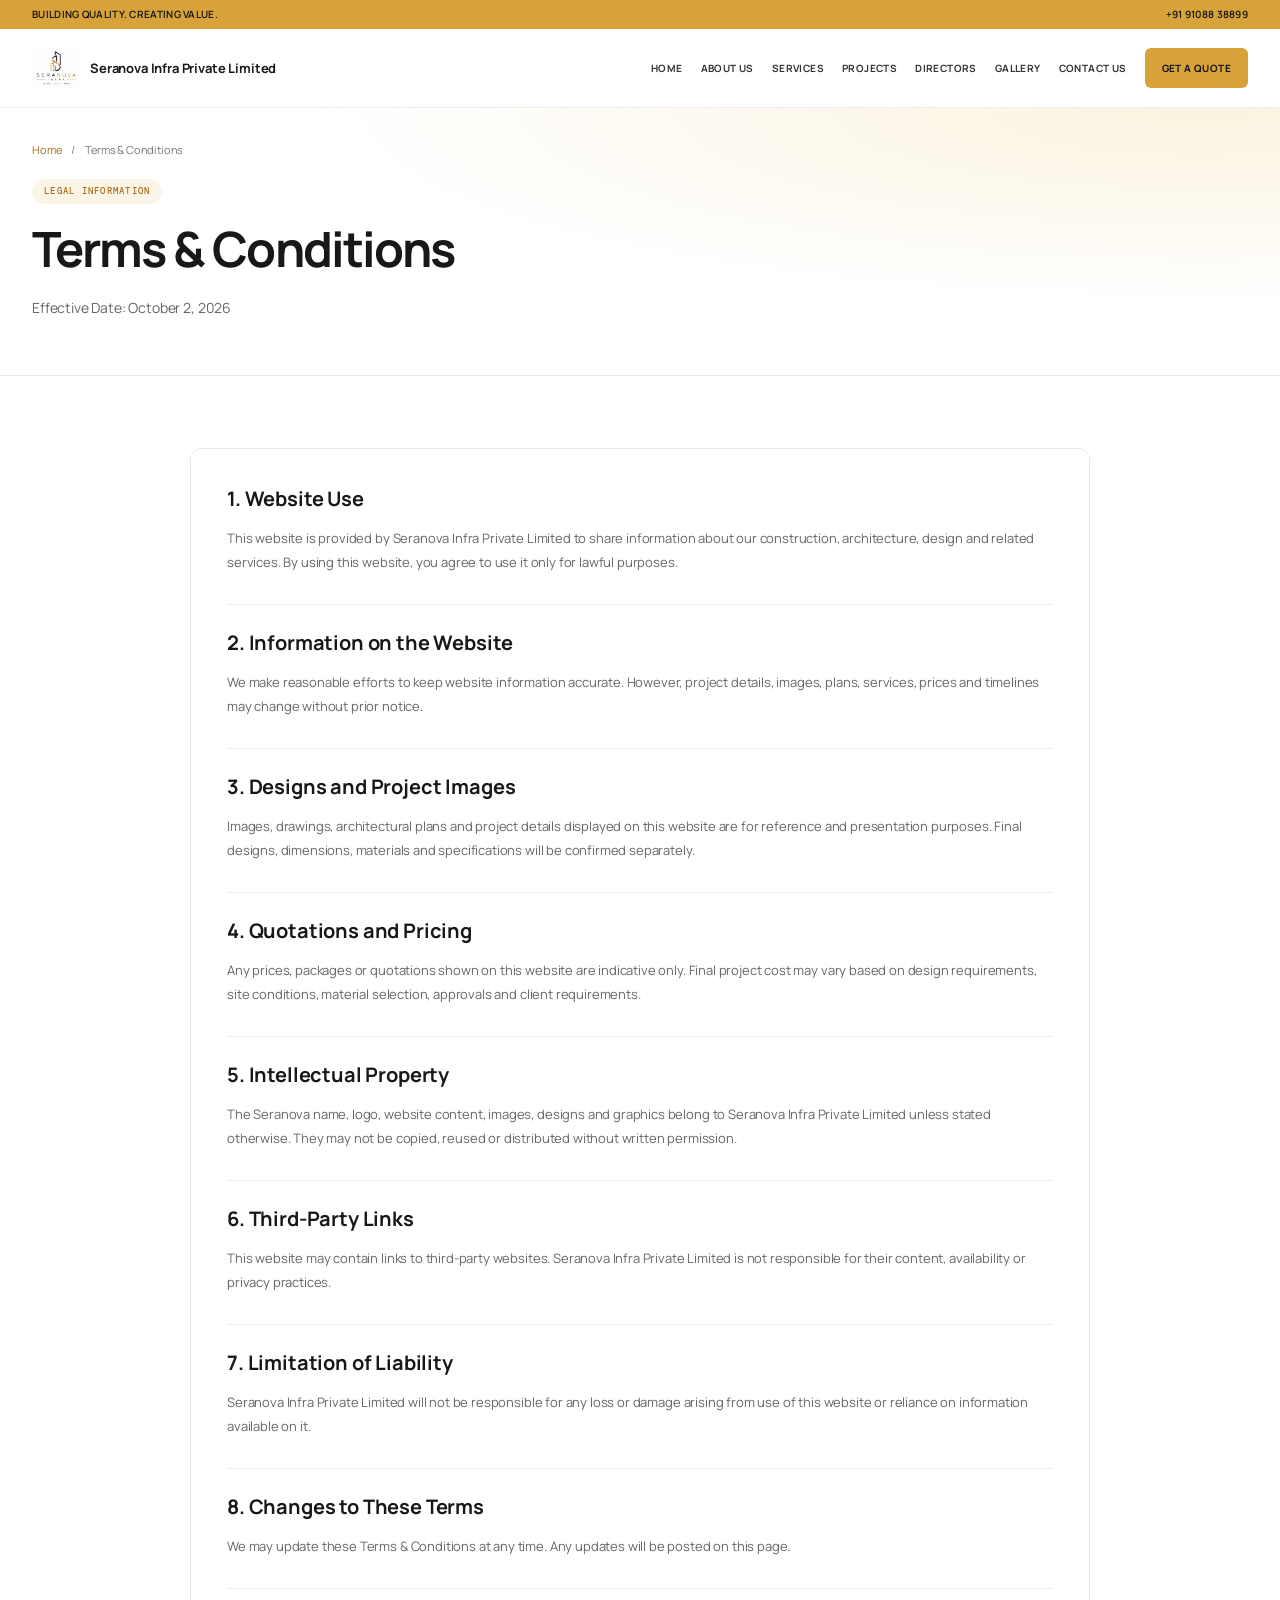
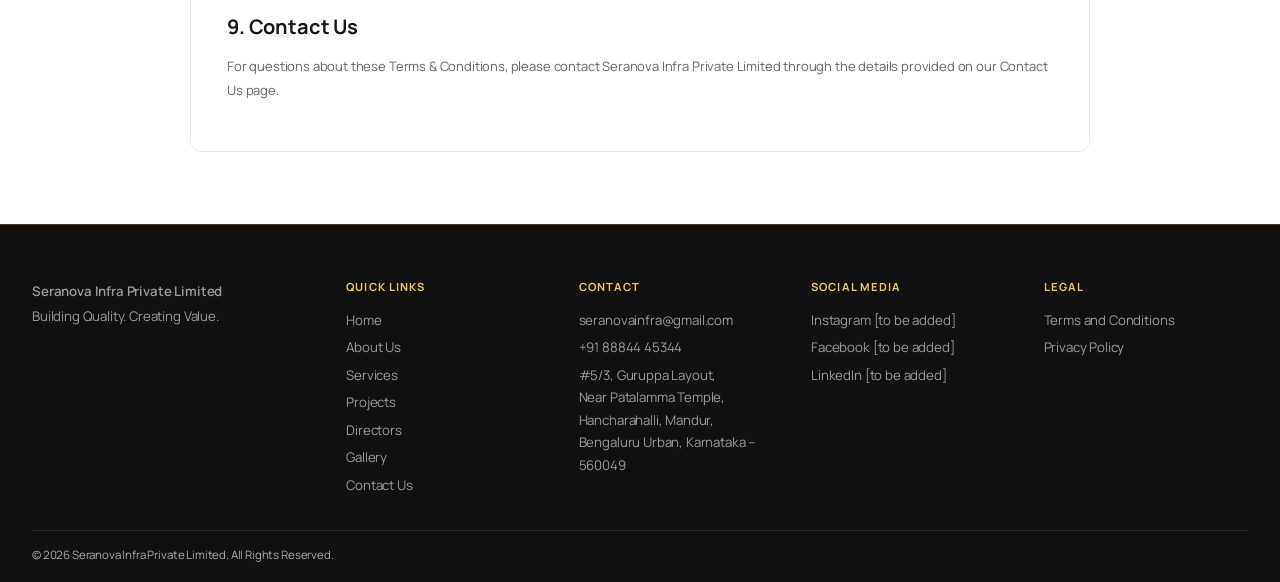
<file: termsandconditions.html>
<!doctype html>
<html lang="en">
  <head>
    <meta charset="utf-8" />
    <meta name="viewport" content="width=device-width, initial-scale=1" />

    <title>Terms & Conditions | Seranova Infra Private Limited</title>

    <link rel="icon" type="image/jpeg" href="favicon.jpeg?v=1" />
    <link rel="stylesheet" href="style.css" />
  </head>

  <body class="site-theme inner-page terms-and-conditions-page">
    <header class="header">
      <div class="home-topbar">
        <div class="wrap">
          <span>BUILDING QUALITY. CREATING VALUE.</span
          ><a href="tel:+919108838899">+91 91088 38899</a>
        </div>
      </div>
      <nav class="nav wrap" aria-label="Main navigation">
        <a class="brand" href="index.html">
          <img
            src="favicon.jpeg"
            alt="Seranova Infra Private Limited Logo"
            class="brand-logo"
          />
          <span>Seranova Infra Private Limited</span>
        </a>
        <!-- Mobile Menu -->
        <button
          class="menu"
          aria-label="Toggle navigation"
          aria-expanded="false"
          type="button"
          aria-controls="main-navigation"
        >
          ☰
        </button>
        <!-- Navigation Links -->
        <div class="links" id="main-navigation">
          <a href="index.html">HOME</a>
          <a href="about.html">ABOUT US</a>
          <a href="services.html">SERVICES</a>
          <a href="projects.html">PROJECTS</a>
          <a href="directors.html">DIRECTORS</a>
          <a href="gallery.html">GALLERY</a>
          <a href="contact.html">CONTACT US</a>
          <a class="btn" href="contact.html#contact-form">GET A QUOTE</a>
        </div>
        <a class="btn" href="contact.html#contact-form">GET A QUOTE</a>
      </nav>
    </header>

    <main>
      <section class="page-hero">
        <div class="wrap">
          <nav class="page-breadcrumb" aria-label="Breadcrumb">
            <a href="index.html">Home</a><span aria-hidden="true">/</span
            ><span aria-current="page">Terms &amp; Conditions</span>
          </nav>
          <p class="eyebrow">Legal Information</p>
          <h1 class="title">Terms & Conditions</h1>
          <p>Effective Date: October 2, 2026</p>
        </div>
      </section>

      <section>
        <div class="wrap legal-content">
          <h2>1. Website Use</h2>
          <p>
            This website is provided by Seranova Infra Private Limited to share
            information about our construction, architecture, design and related
            services. By using this website, you agree to use it only for lawful
            purposes.
          </p>

          <h2>2. Information on the Website</h2>
          <p>
            We make reasonable efforts to keep website information accurate.
            However, project details, images, plans, services, prices and
            timelines may change without prior notice.
          </p>

          <h2>3. Designs and Project Images</h2>
          <p>
            Images, drawings, architectural plans and project details displayed
            on this website are for reference and presentation purposes. Final
            designs, dimensions, materials and specifications will be confirmed
            separately.
          </p>

          <h2>4. Quotations and Pricing</h2>
          <p>
            Any prices, packages or quotations shown on this website are
            indicative only. Final project cost may vary based on design
            requirements, site conditions, material selection, approvals and
            client requirements.
          </p>

          <h2>5. Intellectual Property</h2>
          <p>
            The Seranova name, logo, website content, images, designs and
            graphics belong to Seranova Infra Private Limited unless stated
            otherwise. They may not be copied, reused or distributed without
            written permission.
          </p>

          <h2>6. Third-Party Links</h2>
          <p>
            This website may contain links to third-party websites. Seranova
            Infra Private Limited is not responsible for their content,
            availability or privacy practices.
          </p>

          <h2>7. Limitation of Liability</h2>
          <p>
            Seranova Infra Private Limited will not be responsible for any loss
            or damage arising from use of this website or reliance on
            information available on it.
          </p>

          <h2>8. Changes to These Terms</h2>
          <p>
            We may update these Terms & Conditions at any time. Any updates will
            be posted on this page.
          </p>

          <h2>9. Contact Us</h2>
          <p>
            For questions about these Terms & Conditions, please contact
            Seranova Infra Private Limited through the details provided on our
            Contact Us page.
          </p>
        </div>
      </section>
    </main>

    <footer class="footer">
      <div class="wrap">
        <div class="foot-grid">
          <!-- Company -->
          <div>
            <a class="brand" href="index.html">
              <i class="mark"></i> Seranova Infra Private Limited</a
            >
            <p>Building Quality. Creating Value.</p>
          </div>
          <!-- Quick Links -->
          <div>
            <h4>QUICK LINKS</h4>
            <a href="index.html">Home</a>
            <a href="about.html">About Us</a>
            <a href="services.html">Services</a>
            <a href="projects.html">Projects</a>
            <a href="directors.html">Directors</a>
            <a href="gallery.html">Gallery</a>
            <a href="contact.html">Contact Us</a>
          </div>
          <!-- Contact -->
          <div>
            <h4>CONTACT</h4>
            <p>
              <a
                class="footer-email"
                href="https://mail.google.com/mail/?view=cm&amp;fs=1&amp;to=seranovainfra@gmail.com"
                target="_blank"
                rel="noopener noreferrer"
                >seranovainfra@gmail.com</a
              >
            </p>
            <p>
              <a class="footer-phone" href="tel:+918884445344"
                >+91 88844 45344</a
              >
            </p>
            <p>
              <a
                class="footer-address"
                href="https://www.google.com/maps/search/?api=1&amp;query=%235%2F3%2C+Guruppa+Layout%2C+Near+Patalamma+Temple%2C+Hancharahalli%2C+Mandur%2C+Bengaluru+Urban%2C+Karnataka+560049"
                target="_blank"
                rel="noopener noreferrer"
                >#5/3, Guruppa Layout,<br />Near Patalamma Temple,<br />Hancharahalli,
                Mandur,<br />Bengaluru Urban, Karnataka – 560049</a
              >
            </p>
          </div>
          <!-- Social Media -->
          <div>
            <h4>SOCIAL MEDIA</h4>
            <p>Instagram [to be added]</p>
            <p>Facebook [to be added]</p>
            <p>LinkedIn [to be added]</p>
          </div>
          <div>
            <h4>LEGAL</h4>
            <a href="/terms-and-conditions">Terms and Conditions</a>
            <a href="/privacy-policy">Privacy Policy</a>
          </div>
        </div>
        <!-- Copyright -->
        <div class="copyright">
          © 2026 Seranova Infra Private Limited. All Rights Reserved.
        </div>
      </div>
    </footer>

    <script src="main.js"></script>
  </body>
</html>
</file>
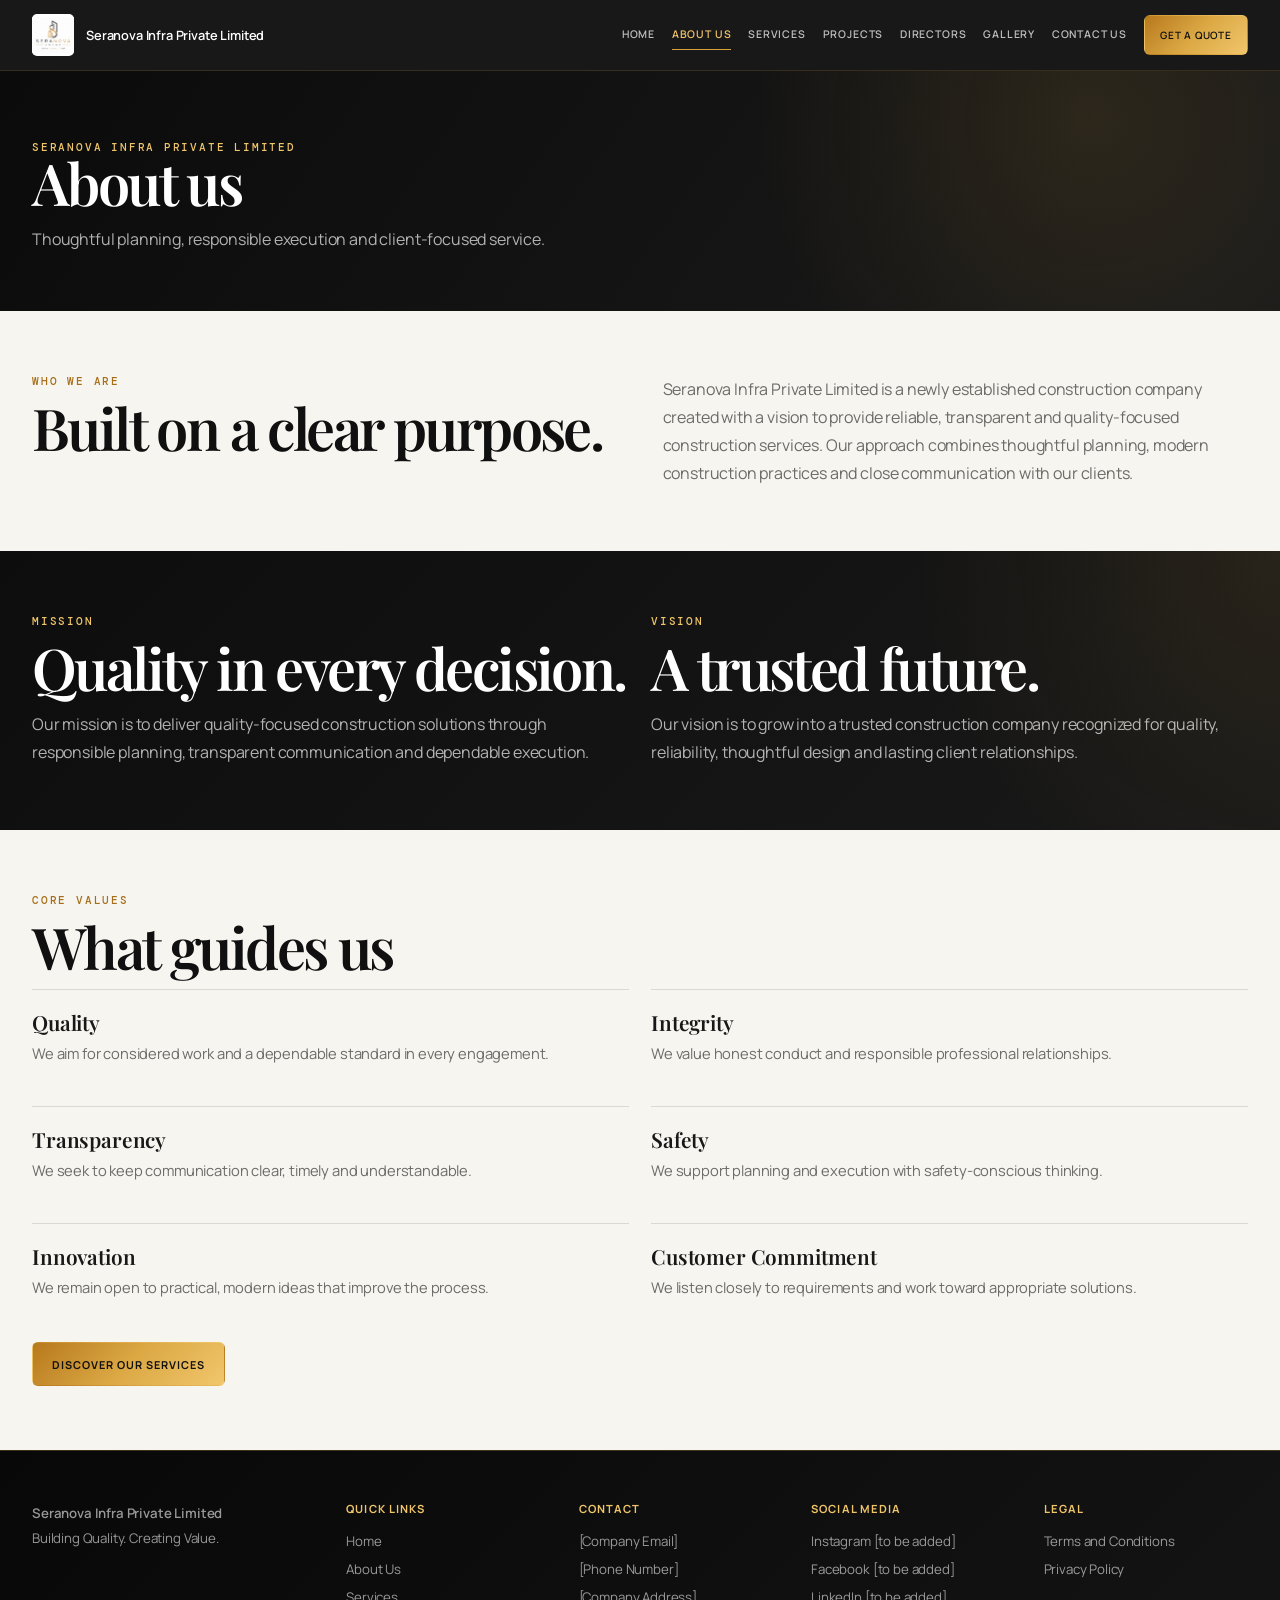
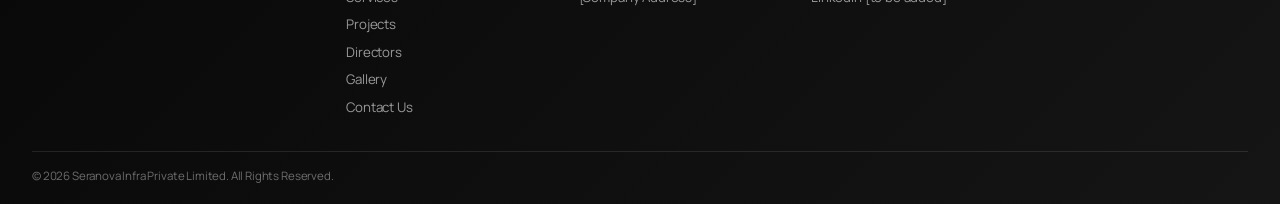
<file: Seranova_Infra_Website/about.html>
<!doctype html>
<html lang="en">

<head>
    <meta charset="utf-8">
    <meta name="viewport" content="width=device-width, initial-scale=1">

    <title>About Us | Seranova Infra Private Limited</title>

    <meta
        name="description"
        content="Learn about the vision, mission and values of Seranova Infra Private Limited."
    >

    <link rel="icon" type="image/jpeg" href="favicon.jpeg?v=1">
    <link rel="stylesheet" href="style.css">
</head>

<body>

    <!-- Header -->
    <header class="header">
        <nav class="nav wrap" aria-label="Main navigation">

            <a class="brand" href="index.html">
               <img
                    src="favicon.jpeg"
                    alt="Seranova Infra Private Limited Logo"
                    class="brand-logo"
                >
                <span>Seranova Infra Private Limited</span>
            </a>

            <button
                class="menu"
                aria-label="Toggle navigation"
                aria-expanded="false"
            >
                ☰
            </button>

            <div class="links">

                <a href="index.html">
                    HOME
                </a>

                <a href="about.html" aria-current="page">
                    ABOUT US
                </a>

                <a href="services.html">
                    SERVICES
                </a>

                <a href="projects.html">
                    PROJECTS
                </a>

                <a href="directors.html">
                    DIRECTORS
                </a>

                <a href="gallery.html">
                    GALLERY
                </a>

                <a href="contact.html">
                    CONTACT US
                </a>

                <a class="btn" href="contact.html">
                    GET A QUOTE
                </a>

            </div>

            <a class="btn" href="contact.html">
                GET A QUOTE
            </a>

        </nav>
    </header>


    <!-- Main Content -->
    <main>

        <!-- Page Hero -->
        <section class="page-hero">
            <div class="wrap">

                <p class="eyebrow">
                    Seranova Infra Private Limited
                </p>

                <h1 class="title">
                    About us
                </h1>

                <p>
                    Thoughtful planning, responsible execution and
                    client-focused service.
                </p>

            </div>
        </section>


        <!-- Who We Are -->
        <section>
            <div class="wrap split">

                <div>

                    <p class="eyebrow">
                        Who we are
                    </p>

                    <h2 class="title">
                        Built on a clear purpose.
                    </h2>

                </div>

                <div>

                    <p class="lead">
                        Seranova Infra Private Limited is a newly established
                        construction company created with a vision to provide
                        reliable, transparent and quality-focused construction
                        services. Our approach combines thoughtful planning,
                        modern construction practices and close communication
                        with our clients.
                    </p>

                </div>

            </div>
        </section>


        <!-- Mission & Vision -->
        <section class="dark">
            <div class="wrap grid2">

                <!-- Mission -->
                <div>

                    <p class="eyebrow">
                        Mission
                    </p>

                    <h2 class="title">
                        Quality in every decision.
                    </h2>

                    <p class="lead">
                        Our mission is to deliver quality-focused construction
                        solutions through responsible planning, transparent
                        communication and dependable execution.
                    </p>

                </div>


                <!-- Vision -->
                <div>

                    <p class="eyebrow">
                        Vision
                    </p>

                    <h2 class="title">
                        A trusted future.
                    </h2>

                    <p class="lead">
                        Our vision is to grow into a trusted construction
                        company recognized for quality, reliability,
                        thoughtful design and lasting client relationships.
                    </p>

                </div>

            </div>
        </section>


        <!-- Core Values -->
        <section>
            <div class="wrap">

                <p class="eyebrow">
                    Core values
                </p>

                <h2 class="title">
                    What guides us
                </h2>

                <div class="grid2">

                    <div class="value">
                        <h3>Quality</h3>

                        <p>
                            We aim for considered work and a dependable
                            standard in every engagement.
                        </p>
                    </div>


                    <div class="value">
                        <h3>Integrity</h3>

                        <p>
                            We value honest conduct and responsible
                            professional relationships.
                        </p>
                    </div>


                    <div class="value">
                        <h3>Transparency</h3>

                        <p>
                            We seek to keep communication clear, timely
                            and understandable.
                        </p>
                    </div>


                    <div class="value">
                        <h3>Safety</h3>

                        <p>
                            We support planning and execution with
                            safety-conscious thinking.
                        </p>
                    </div>


                    <div class="value">
                        <h3>Innovation</h3>

                        <p>
                            We remain open to practical, modern ideas
                            that improve the process.
                        </p>
                    </div>


                    <div class="value">
                        <h3>Customer Commitment</h3>

                        <p>
                            We listen closely to requirements and work
                            toward appropriate solutions.
                        </p>
                    </div>

                </div>


                <div class="actions">

                    <a class="btn" href="services.html">
                        DISCOVER OUR SERVICES
                    </a>

                </div>

            </div>
        </section>

    </main>


    <!-- Footer -->
    <footer class="footer">
        <div class="wrap">

            <div class="foot-grid">

                <!-- Company -->
                <div>

                    <a class="brand" href="index.html">
                        <i class="mark"></i>
                        Seranova Infra Private Limited
                    </a>

                    <p>
                        Building Quality. Creating Value.
                    </p>

                </div>


                <!-- Quick Links -->
                <div>

                    <h4>QUICK LINKS</h4>

                    <a href="index.html">Home</a>
                    <a href="about.html">About Us</a>
                    <a href="services.html">Services</a>
                    <a href="projects.html">Projects</a>
                    <a href="directors.html">Directors</a>
                    <a href="gallery.html">Gallery</a>
                    <a href="contact.html">Contact Us</a>

                </div>


                <!-- Contact -->
                <div>

                    <h4>CONTACT</h4>

                    <p>[Company Email]</p>
                    <p>[Phone Number]</p>
                    <p>[Company Address]</p>

                </div>


                <!-- Social Media -->
                <div>

                    <h4>SOCIAL MEDIA</h4>

                    <p>Instagram [to be added]</p>
                    <p>Facebook [to be added]</p>
                    <p>LinkedIn [to be added]</p>

                </div>

                 <div>

                    <h4>LEGAL</h4>

                    <p> Terms and Conditions</p>
                    <p>Privacy Policy</p>
                </div>

            </div>


            <div class="copyright">
                © 2026 Seranova Infra Private Limited. All Rights Reserved.
            </div>

        </div>
    </footer>


    <!-- JavaScript -->
    <script src="main.js"></script>

</body>

</html>
</file>
<file: style.css>
@import url("https://fonts.googleapis.com/css2?family=DM+Mono:wght@400;500&family=Manrope:wght@400;500;600;700&family=Playfair+Display:wght@500;600&display=swap");

/* =========================================================
   SERANOVA INFRA — SHARED STYLES
   Contents:
   1. PC / shared component layout and colours
   2. Tablet / mobile layout (media rules kept in cascade order)
   3. Font sizes and typography: PC, then tablet / mobile
   4. Animations and accessibility

   Keep these component rules for the other website pages too.
   Some responsive declarations preserve the original override order.
========================================================= */

/* =========================================================
   1. PC / SHARED COMPONENT LAYOUT AND COLOURS
========================================================= */

:root {
  --black: #101010;
  --black-soft: #191919;
  --charcoal: #232323;
  --gold: #d7a239;
  --gold-light: #f0c56a;
  --gold-dark: #a66e18;
  --white: #ffffff;
  --cream: #f7f5f0;
  --paper: #fffdf9;
  --text: #181818;
  --muted: #6b6b67;
  --line: rgba(17, 17, 17, 0.12);
  --gold-line: rgba(215, 162, 57, 0.3);
  --radius: 12px;
  --radius-small: 7px;
  --max: 1220px;
  --shadow: 0 15px 38px rgba(0, 0, 0, 0.07);
  --shadow-hover: 0 20px 45px rgba(0, 0, 0, 0.11);
  scroll-padding-top: 74px;
}

* {
  box-sizing: border-box;
}

html {
  scroll-behavior: smooth;
}

body {
  margin: 0;
  background: var(--cream);
  color: var(--text);
}

a {
  color: inherit;
  text-decoration: none;
}

img {
  display: block;
  max-width: 100%;
}

.wrap {
  width: min(var(--max), calc(100% - 64px));
  margin-inline: auto;
}

.eyebrow {
  margin: 0 0 10px;
  color: var(--gold-dark);
}

.title {
  margin: 0 0 14px;
  max-width: 900px;
  color: var(--black);
}

.lead {
  max-width: 700px;
  margin: 0;
  color: var(--muted);
}

.btn {
  display: inline-flex;
  align-items: center;
  justify-content: center;
  min-height: 44px;
  padding: 0.78rem 1.2rem;
  border: 1px solid transparent;
  border-radius: 6px;
  background: linear-gradient(135deg, #b7791d, #dba844, #f1c66c);
  color: #111111;
  cursor: pointer;
  transition:
    transform 0.25s ease,
    box-shadow 0.25s ease,
    filter 0.25s ease;
}

.btn:hover,
.btn:focus-visible {
  transform: translateY(-2px);
  filter: brightness(1.05);
  box-shadow: 0 10px 22px rgba(166, 110, 24, 0.24);
}

.btn.ghost {
  background: transparent;
  border-color: var(--gold);
  color: var(--gold-dark);
}

.btn.ghost:hover {
  background: var(--black);
  border-color: var(--black);
  color: var(--white);
}

.text-link {
  display: inline-flex;
  align-items: center;
  margin-top: auto;
  color: var(--gold-dark);
}

.text-link:hover {
  color: var(--black);
}

.header {
  position: sticky;
  top: 0;
  z-index: 100;
  background: rgba(17, 17, 17, 0.97);
  border-bottom: 1px solid rgba(215, 162, 57, 0.16);
  backdrop-filter: blur(16px);
  -webkit-backdrop-filter: blur(16px);
}

.nav {
  height: 70px;
  display: flex;
  align-items: center;
  gap: 22px;
}

.brand {
  display: flex;
  align-items: center;
  gap: 12px;
  margin-right: auto;
  color: #ffffff;
  white-space: nowrap;
}

.brand-logo {
  width: 42px;
  height: 42px;
  flex-shrink: 0;
  object-fit: contain;
  background: #ffffff;
  border-radius: 5px;
}

.mark {
  display: none;
}

.links {
  display: flex;
  align-items: center;
  gap: clamp(12px, 1.3vw, 22px);
}

.links a {
  position: relative;
  padding: 6px 0;
  color: rgba(255, 255, 255, 0.72);
  white-space: nowrap;
  transition: color 0.2s ease;
}

.links a:not(.btn)::after {
  content: "";
  position: absolute;
  left: 0;
  right: 100%;
  bottom: 0;
  height: 1px;
  background: var(--gold);
  transition: right 0.25s ease;
}

.links a:not(.btn):hover::after,
.links a[aria-current="page"]::after {
  right: 0;
}

.links a:hover,
.links a[aria-current="page"] {
  color: var(--gold-light);
}

.header .btn {
  min-height: 40px;
  padding: 0.65rem 0.95rem;
  color: #111111;
}

.nav > .btn {
  display: none;
}

.menu {
  display: none;
  padding: 7px;
  background: none;
  border: 0;
  color: var(--gold-light);
  cursor: pointer;
}

section {
  padding: 64px 0;
}

.section-head {
  max-width: 760px;
  margin-bottom: 28px;
}

.split {
  display: grid;
  grid-template-columns: 1fr 1fr;
  gap: 45px;
}

.grid2 {
  display: grid;
  grid-template-columns: repeat(2, 1fr);
  gap: 22px;
}

.hero {
  position: relative;
  overflow: hidden;
  color: var(--white);
}

.hero::after {
  content: "";
  position: absolute;
  left: 0;
  bottom: 0;
  width: 100%;
  height: 3px;
  background: linear-gradient(90deg, transparent, var(--gold), transparent);
}

.hero .wrap {
  position: relative;
  z-index: 2;
  padding: 55px 0 65px;
}

.hero .eyebrow {
  color: var(--gold-light);
}

.hero h1 {
  max-width: 980px;
  margin: 10px 0 18px;
  color: var(--white);
}

.hero p {
  max-width: 630px;
  margin: 8px 0;
  color: rgba(255, 255, 255, 0.78);
}

.hero p:first-of-type {
  color: #ffffff;
}

.hero .ghost {
  border-color: rgba(255, 255, 255, 0.45);
  color: #ffffff;
}

.hero .ghost:hover {
  background: #ffffff;
  border-color: #ffffff;
  color: #111111;
}

.actions {
  display: flex;
  align-items: center;
  gap: 12px;
  flex-wrap: wrap;
  margin-top: 24px;
}

.intro-panel {
  position: relative;
  z-index: 5;
  margin-top: -30px;
  padding-top: 0;
  padding-bottom: 48px;
}

.intro-shell {
  display: grid;
  grid-template-columns: 1.1fr 0.9fr;
  overflow: hidden;
  background: var(--white);
  border: 1px solid rgba(215, 162, 57, 0.18);
  border-radius: var(--radius);
  box-shadow: var(--shadow);
}

.intro-copy {
  padding: 42px;
}

.intro-copy .title {
  max-width: 560px;
}

.intro-copy .lead {
  max-width: 590px;
}

.intro-copy .text-link {
  margin-top: 16px;
}

.intro-visual.brand-showcase {
  position: relative;
  min-width: 0;
  min-height: 290px;
  display: flex;
  flex-direction: column;
  justify-content: center;
  padding: 30px 0;
  overflow: hidden;
  background:
    radial-gradient(
      circle at 100% 0%,
      rgba(215, 162, 57, 0.14),
      transparent 35%
    ),
    linear-gradient(145deg, #111111, #1c1c1c);
}

.showcase-heading {
  display: flex;
  align-items: center;
  justify-content: center;
  gap: 12px;
  padding: 0 25px;
  margin-bottom: 22px;
}

.showcase-heading p {
  margin: 0;
  flex-shrink: 0;
  color: rgba(255, 255, 255, 0.72);
}

.showcase-line {
  height: 1px;
  width: 55px;
  background: linear-gradient(90deg, transparent, var(--gold));
}

.showcase-line:last-child {
  background: linear-gradient(90deg, var(--gold), transparent);
}

.brand-marquee {
  position: relative;
  margin: 6px 0;
  -webkit-mask-image: linear-gradient(
    90deg,
    transparent 0%,
    #000 12%,
    #000 88%,
    transparent 100%
  );
  mask-image: linear-gradient(
    90deg,
    transparent 0%,
    #000 12%,
    #000 88%,
    transparent 100%
  );
}

.brand-track {
  align-items: center;
}

.brand-marquee.reverse .brand-track {
  animation: seranovaMarqueeReverse 27s linear infinite;
}

.material-card {
  width: 112px;
  height: 64px;
  flex-shrink: 0;
  display: flex;
  flex-direction: column;
  align-items: center;
  justify-content: center;
  gap: 5px;
  border: 1px solid rgba(255, 255, 255, 0.12);
  border-radius: 6px;
  background: rgba(255, 255, 255, 0.045);
  color: rgba(255, 255, 255, 0.72);
  transition:
    transform 0.3s ease,
    border-color 0.3s ease,
    background 0.3s ease,
    color 0.3s ease;
}

.material-icon {
  color: var(--gold-light);
}

.material-card.gold-card {
  background: linear-gradient(135deg, #a86c17, #d7a239, #f1c66d);
  border-color: rgba(255, 255, 255, 0.14);
  color: #111111;
  box-shadow: 0 8px 24px rgba(190, 132, 30, 0.22);
}

.material-card.gold-card .material-icon {
  color: #111111;
}

.material-card:hover {
  transform: translateY(-3px);
  border-color: rgba(215, 162, 57, 0.6);
  background: rgba(215, 162, 57, 0.1);
  color: #ffffff;
}

.material-card.gold-card:hover {
  background: linear-gradient(135deg, #b8791c, #e0ab45, #f5cf7b);
  color: #111111;
}

.showcase-footer {
  display: flex;
  align-items: center;
  justify-content: center;
  gap: 12px;
  margin-top: 22px;
  color: rgba(255, 255, 255, 0.56);
}

.showcase-footer i {
  width: 3px;
  height: 3px;
  background: var(--gold);
  border-radius: 50%;
}

.what {
  padding: 50px 0 60px;
}

.what-grid {
  display: grid;
  grid-template-columns: repeat(3, 1fr);
  gap: 14px;
}

.what-card {
  position: relative;
  min-height: 205px;
  padding: 26px;
  background: var(--white);
  border: 1px solid rgba(17, 17, 17, 0.09);
  border-radius: var(--radius-small);
  transition:
    transform 0.25s ease,
    box-shadow 0.25s ease;
}

.what-card::before {
  content: "";
  position: absolute;
  top: 0;
  left: 0;
  right: 0;
  height: 3px;
  background: linear-gradient(
    90deg,
    var(--gold-dark),
    var(--gold-light),
    transparent
  );
}

.what-card:hover {
  transform: translateY(-4px);
  box-shadow: var(--shadow);
}

.what-number {
  color: var(--gold-dark);
}

.what-card h3 {
  margin: 24px 0 9px;
}

.what-card p {
  margin: 0;
  color: var(--muted);
}

.packages {
  display: grid;
  grid-template-columns: repeat(4, 1fr);
  gap: 14px;
}

.package {
  min-height: 265px;
  display: flex;
  flex-direction: column;
  padding: 25px 22px;
  background: var(--white);
  border: 1px solid rgba(17, 17, 17, 0.1);
  border-radius: var(--radius-small);
  transition:
    transform 0.25s ease,
    box-shadow 0.25s ease;
}

.package:hover {
  transform: translateY(-4px);
  box-shadow: var(--shadow);
}

.package h3 {
  margin: 4px 0;
}

.package p {
  margin: 8px 0;
  color: var(--muted);
}

.price {
  margin: 6px 0 12px;
  color: var(--gold-dark);
}

.note {
  max-width: 790px;
  margin: 16px 0 0;
  color: var(--muted);
}

.dark {
  background:
    radial-gradient(
      circle at 100% 0%,
      rgba(215, 162, 57, 0.09),
      transparent 28%
    ),
    linear-gradient(135deg, #0d0d0d, #191919);
  color: #ffffff;
}

.dark .title {
  color: #ffffff;
}

.dark .eyebrow {
  color: var(--gold-light);
}

.dark .lead {
  color: rgba(255, 255, 255, 0.68);
}

.principles {
  display: grid;
  grid-template-columns: repeat(3, 1fr);
  overflow: hidden;
  border: 1px solid rgba(215, 162, 57, 0.2);
  border-radius: var(--radius-small);
}

.principle {
  min-height: 125px;
  padding: 22px;
  border-right: 1px solid rgba(255, 255, 255, 0.1);
  border-bottom: 1px solid rgba(255, 255, 255, 0.1);
}

.principle p {
  margin: 6px 0 0;
  color: rgba(255, 255, 255, 0.62);
}

.cta {
  padding: 52px 0;
  background: linear-gradient(135deg, #f3efe6, #e8ddc7);
}

.cta-row {
  display: flex;
  align-items: center;
  justify-content: space-between;
  gap: 30px;
}

.cta .title {
  max-width: 720px;
}

.page-hero {
  position: relative;
  overflow: hidden;
  padding: 70px 0 58px;
  background:
    radial-gradient(
      circle at 85% 20%,
      rgba(215, 162, 57, 0.11),
      transparent 30%
    ),
    linear-gradient(125deg, #0b0b0b, #1b1b1b);
  color: #ffffff;
}

.page-hero .title {
  color: #ffffff;
}

.page-hero .eyebrow {
  color: var(--gold-light);
}

.page-hero p {
  max-width: 620px;
  margin: 0;
  color: rgba(255, 255, 255, 0.68);
}

.value {
  padding: 18px 0;
  border-top: 1px solid var(--line);
}

.value h3 {
  margin: 0 0 5px;
}

.value p {
  margin: 0;
  color: var(--muted);
}

.service-grid {
  display: grid;
  grid-template-columns: repeat(3, 1fr);
  gap: 14px;
}

.service {
  min-height: 200px;
  padding: 26px;
  background: #ffffff;
  border: 1px solid rgba(17, 17, 17, 0.1);
  border-radius: var(--radius-small);
  transition:
    transform 0.25s ease,
    box-shadow 0.25s ease;
}

.service:hover {
  transform: translateY(-3px);
  box-shadow: var(--shadow);
}

.service h3 {
  margin: 8px 0;
}

.service p {
  color: var(--muted);
}

.detail {
  margin-top: 16px;
  padding: 30px;
  background: #ffffff;
  border: 1px solid var(--line);
  border-radius: var(--radius-small);
}

.detail-top {
  display: flex;
  justify-content: space-between;
  align-items: baseline;
  gap: 20px;
  padding-bottom: 15px;
  border-bottom: 1px solid var(--gold-line);
}

.detail h3 {
  margin: 0;
}

.specs {
  display: grid;
  grid-template-columns: repeat(3, 1fr);
  margin: 20px 0;
}

.spec {
  display: flex;
  justify-content: space-between;
  gap: 10px;
  padding: 10px;
  border-bottom: 1px solid var(--line);
}

.spec span {
  color: var(--muted);
  text-align: right;
}

.project-grid {
  display: grid;
  grid-template-columns: repeat(3, 1fr);
  gap: 16px;
}

.placeholder-card {
  overflow: hidden;
  background: #ffffff;
  border: 1px solid var(--line);
  border-radius: var(--radius-small);
  transition:
    transform 0.25s ease,
    box-shadow 0.25s ease;
}

.placeholder-card:hover {
  transform: translateY(-4px);
  box-shadow: var(--shadow);
}

.ph-img {
  height: 190px;
  display: grid;
  place-items: center;
  background: linear-gradient(135deg, #111111, #4b3b1f);
  color: var(--gold-light);
}

.card-copy {
  padding: 20px;
}

.card-copy h3 {
  margin: 0 0 10px;
}

.card-copy p {
  margin: 4px 0;
  color: var(--muted);
}

.empty {
  padding: 28px;
  background: #ffffff;
  border: 1px solid var(--line);
  border-left: 3px solid var(--gold);
  border-radius: var(--radius-small);
  color: var(--muted);
}

.leadership {
  display: grid;
  grid-template-columns: repeat(5, 1fr);
  gap: 14px;
}

.director {
  overflow: hidden;
  background: #ffffff;
  border: 1px solid var(--line);
  border-radius: var(--radius-small);
}

.portrait {
  aspect-ratio: 1;
  display: grid;
  place-items: center;
  background: linear-gradient(140deg, #eeeae3, #d9d2c5);
  color: #676159;
  text-align: center;
}

.director .card-copy {
  padding: 17px;
}

.director h3 {
  margin: 0;
}

.role {
  margin: 4px 0 9px;
  color: var(--gold-dark);
}

.gallery-tabs {
  display: flex;
  gap: 8px;
  flex-wrap: wrap;
  margin-bottom: 20px;
}

.filter {
  padding: 0.6rem 0.85rem;
  background: transparent;
  border: 1px solid var(--line);
  border-radius: 4px;
  cursor: pointer;
}

.filter.active,
.filter:hover {
  background: var(--black);
  border-color: var(--black);
  color: var(--gold-light);
}

.gallery {
  columns: 3;
  column-gap: 14px;
}

.gallery-item {
  display: block;
  width: 100%;
  margin: 0 0 14px;
  padding: 0;
  overflow: hidden;
  break-inside: avoid;
  border: 0;
  border-radius: var(--radius-small);
  background: none;
  cursor: pointer;
}

.gallery-item div {
  min-height: 180px;
  display: grid;
  place-items: center;
  background: linear-gradient(135deg, #111111, #41341f);
  color: var(--gold-light);
}

.gallery-item:nth-child(2n) div {
  min-height: 240px;
}

.gallery-item:nth-child(3n) div {
  min-height: 205px;
}

.lightbox {
  position: fixed;
  inset: 0;
  z-index: 200;
  display: none;
  place-items: center;
  padding: 30px;
  background: rgba(5, 5, 5, 0.96);
  color: #ffffff;
}

.lightbox.open {
  display: grid;
}

.lightbox figure {
  margin: 0;
  text-align: center;
}

.lightbox .visual {
  width: min(80vw, 700px);
  height: min(60vh, 500px);
  display: grid;
  place-items: center;
  background: linear-gradient(145deg, #111111, #6f5220);
  border-radius: var(--radius-small);
}

.lightbox nav {
  display: flex;
  justify-content: center;
  gap: 8px;
  margin-top: 14px;
}

.lightbox button {
  padding: 0.55rem 0.8rem;
  background: none;
  border: 1px solid rgba(255, 255, 255, 0.3);
  color: #ffffff;
  cursor: pointer;
}

.contact-layout {
  display: grid;
  grid-template-columns: 1.25fr 0.75fr;
  gap: 45px;
}

.form {
  padding: 30px;
  background: #ffffff;
  border: 1px solid var(--line);
  border-radius: var(--radius-small);
}

.field {
  display: grid;
  gap: 6px;
  margin-bottom: 16px;
}

.field input,
.field textarea {
  width: 100%;
  padding: 12px 13px;
  background: #ffffff;
  border: 1px solid var(--line);
  border-radius: 4px;
}

.field input:focus,
.field textarea:focus {
  outline: none;
  border-color: var(--gold);
  box-shadow: 0 0 0 3px rgba(215, 162, 57, 0.15);
}

.field textarea {
  min-height: 120px;
  resize: vertical;
}

.form-status {
  color: var(--muted);
}

.contact-list {
  border-top: 1px solid var(--line);
}

.contact-list div {
  padding: 14px 0;
  border-bottom: 1px solid var(--line);
}

.contact-list b {
  display: block;
  margin-bottom: 3px;
  color: var(--gold-dark);
}

.map {
  min-height: 240px;
  margin-top: 35px;
  display: grid;
  place-items: center;
  text-align: center;
  background: linear-gradient(135deg, #ebe7df, #d9d3c8);
  border: 1px solid var(--gold-line);
  border-radius: var(--radius-small);
}

.footer {
  padding: 48px 0 18px;
  background: linear-gradient(135deg, #080808, #151515);
  border-top: 1px solid rgba(215, 162, 57, 0.25);
  color: rgba(255, 255, 255, 0.64);
}

.foot-grid {
  display: grid;
  grid-template-columns: 1.4fr 1fr 1fr 1fr 1fr;
  gap: 28px;
  align-items: start;
}

.footer h4 {
  margin: 0 0 12px;
  color: var(--gold-light);
}

.footer p,
.footer a {
  display: block;
  margin: 5px 0;
  color: rgba(255, 255, 255, 0.58);
}

.footer a:hover {
  color: var(--gold-light);
}

.footer .brand-logo {
  width: 42px;
  height: 42px;
}

.copyright {
  margin-top: 28px;
  padding-top: 14px;
  border-top: 1px solid rgba(255, 255, 255, 0.1);
  color: rgba(255, 255, 255, 0.4);
}

.reveal {
  animation: rise 0.55s ease both;
}

:focus-visible {
  outline: 2px solid var(--gold-light);
  outline-offset: 3px;
}

.hero {
  min-height: 610px;
  display: flex;
  align-items: center;
  background:
    linear-gradient(
      90deg,
      rgba(5, 5, 5, 0.94) 0%,
      rgba(5, 5, 5, 0.72) 48%,
      rgba(5, 5, 5, 0.35) 100%
    ),
    url("https://images.unsplash.com/photo-1503387762-592deb58ef4e?auto=format&fit=crop&w=2200&q=90")
      center / cover no-repeat;
}

.hero-grid {
  width: 100%;
  display: grid;
  grid-template-columns: minmax(0, 1.45fr) minmax(340px, 0.65fr);
  align-items: center;
  gap: 55px;
  padding: 55px 0;
}

.hero-content {
  max-width: 900px;
}

.hero-content .eyebrow {
  margin-bottom: 16px;
  color: var(--gold-light);
}

.hero-content h1 {
  max-width: 850px;
  margin: 0 0 20px;
  color: #ffffff;
}

.hero-tagline {
  margin: 0 0 10px;
  color: #ffffff;
}

.hero-description {
  max-width: 650px;
  margin: 0;
  color: rgba(255, 255, 255, 0.72);
}

.hero-quote-card {
  width: 100%;
  padding: 30px;
  background: linear-gradient(
    145deg,
    rgba(41, 39, 35, 0.94),
    rgba(24, 24, 22, 0.96)
  );
  border: 1px solid rgba(240, 197, 106, 0.35);
  border-radius: 18px;
  box-shadow: 0 24px 60px rgba(0, 0, 0, 0.35);
  backdrop-filter: blur(18px);
  -webkit-backdrop-filter: blur(18px);
}

.quote-eyebrow {
  margin: 0 0 8px;
  color: var(--gold-light);
}

.hero-quote-card h2 {
  margin: 0 0 8px;
  color: #ffffff;
}

.quote-intro {
  margin: 0 0 23px;
  color: rgba(255, 255, 255, 0.68);
}

.hero-quote-form {
  display: grid;
  gap: 17px;
}

.quote-row {
  display: grid;
  grid-template-columns: repeat(2, 1fr);
  gap: 12px;
}

.quote-field {
  display: grid;
  gap: 7px;
}

.quote-field label {
  color: rgba(255, 255, 255, 0.78);
}

.quote-field input,
.quote-field select {
  width: 100%;
  height: 48px;
  padding: 0 14px;
  border: 1px solid rgba(255, 255, 255, 0.12);
  border-radius: 7px;
  background: rgba(255, 255, 255, 0.95);
  color: #191919;
  outline: none;
}

.quote-field input:focus,
.quote-field select:focus {
  border-color: var(--gold);
  box-shadow: 0 0 0 3px rgba(215, 162, 57, 0.16);
}

.quote-submit {
  width: 100%;
  min-height: 50px;
  border: 0;
  border-radius: 7px;
  background: linear-gradient(135deg, #b8791c, #dda842, #f1c66c);
  color: #111111;
  cursor: pointer;
  transition:
    transform 0.25s ease,
    box-shadow 0.25s ease;
}

.quote-submit:hover {
  transform: translateY(-2px);
  box-shadow: 0 10px 25px rgba(215, 162, 57, 0.25);
}

.quote-notes {
  display: flex;
  flex-direction: column;
  gap: 5px;
  margin-top: 18px;
  color: rgba(255, 255, 255, 0.55);
}

.quote-notes span::before {
  content: "✓";
  margin-right: 7px;
  color: var(--gold-light);
}

.hero-content {
  padding-left: 35px;
}

.hero-quote-card {
  transform: translate(-28px, 25px);
}

.gallery-item img {
  display: block;
  width: 100%;
  height: 240px;
  object-fit: cover;
  object-position: center;
  transition: transform 0.35s ease;
}

.gallery-item:hover img {
  transform: scale(1.05);
}

.brand-section {
  padding: 90px 0;
  overflow: hidden;
  background: #f7f7f7;
}

.brand-section .section-head {
  margin-bottom: 45px;
}

.brand-marquee {
  width: 100%;
  overflow: hidden;
  margin-bottom: 24px;
}

.brand-track {
  display: flex;
  width: max-content;
  gap: 24px;
  padding: 5px 0;
  animation: brandScroll 24s linear infinite;
}

.brand-marquee-reverse .brand-track {
  animation-direction: reverse;
}

.brand-marquee:hover .brand-track {
  animation-play-state: paused;
}

.brand-card {
  width: 210px;
  height: 105px;
  flex-shrink: 0;
  display: flex;
  align-items: center;
  justify-content: center;
  padding: 20px;
  background: #ffffff;
  border: 1px solid rgba(200, 157, 62, 0.28);
  border-radius: 14px;
  box-shadow: 0 8px 24px rgba(0, 0, 0, 0.07);
  transition:
    transform 0.3s ease,
    border-color 0.3s ease,
    box-shadow 0.3s ease;
}

.brand-card:hover {
  transform: translateY(-5px);
  border-color: #c89d3e;
  box-shadow: 0 14px 30px rgba(0, 0, 0, 0.12);
}

.brand-card img {
  display: block;
  width: 100%;
  height: 60px;
  object-fit: contain;
}

.intro-panel > .wrap > .intro-shell {
  display: grid;
  grid-template-columns: minmax(0, 1.15fr) minmax(0, 0.85fr);
  align-items: stretch;
  height: auto;
  min-height: 0;
}

.intro-panel .intro-shell .intro-copy {
  min-width: 0;
  padding: 28px;
}

.intro-panel .intro-copy .title {
  max-width: 100%;
  margin: 12px 0 16px;
}

.intro-panel .intro-copy .lead {
  max-width: 100%;
  margin: 0;
}

.intro-panel .intro-copy .text-link {
  display: inline-block;
  margin-top: 18px;
}

.intro-panel .intro-shell .intro-visual.brand-showcase {
  min-width: 0;
  height: auto;
  gap: 0;
  justify-content: center;
  overflow: hidden;
}

.intro-panel .brand-showcase .showcase-heading {
  padding: 0 16px;
  gap: 10px;
}

.intro-panel .brand-showcase .showcase-heading p {
  flex-shrink: 1;
  text-align: center;
}

.intro-panel .brand-showcase .brand-marquee {
  width: 100%;
  overflow: hidden;
}

.intro-panel .brand-showcase .material-card.brand-card {
  box-sizing: border-box;
  min-width: 0;
  min-height: 0;
  display: flex;
  align-items: center;
  justify-content: center;
  border-radius: 6px;
  background: #fff;
}

.intro-panel .brand-showcase .material-card.brand-card img {
  display: block;
  object-position: center;
}

.intro-panel .brand-showcase .material-card.brand-card {
  flex: 0 0 124px;
  width: 124px;
  height: 72px;
  padding: 6px;
}

.intro-panel .brand-showcase .material-card.brand-card img {
  width: 100%;
  height: 100%;
  max-width: 100%;
  max-height: 100%;
  object-fit: contain;
}

.intro-panel .brand-showcase .brand-marquee {
  padding: 0;
  margin: 6px 0;
  mask-image: none;
  -webkit-mask-image: none;
}

.intro-panel .brand-showcase .brand-group {
  gap: 10px;
  padding-right: 10px;
}

.intro-panel .intro-shell .intro-visual.brand-showcase {
  min-height: 0;
  padding: 20px 0;
}

.intro-panel .brand-showcase .showcase-heading {
  margin-bottom: 12px;
}

.intro-panel .brand-showcase .showcase-footer {
  margin-top: 12px;
}

.form-status {
  width: 100%;
  margin: 12px 0 0;
  padding: 11px 14px;
  border: 1px solid transparent;
  border-radius: 6px;
  text-align: center;
}

.form-status:empty {
  display: none;
}

.form-status.success {
  color: #bff1ce;
  background: rgba(40, 167, 89, 0.14);
  border-color: rgba(101, 201, 135, 0.35);
}

.form-status.error {
  color: #ffc1c1;
  background: rgba(220, 53, 69, 0.14);
  border-color: rgba(255, 119, 119, 0.35);
}

.email-enquiry-form .quote-submit:disabled,
.email-enquiry-form button[type="submit"]:disabled {
  cursor: wait;
  opacity: 0.65;
}

.intro-panel .intro-shell {
  height: auto;
  min-height: 0;
}

.intro-panel .intro-copy {
  padding: 30px;
}

.intro-panel .intro-visual.brand-showcase {
  height: auto;
  min-height: 240px;
  padding: 24px 0;
  gap: 0;
}

.brand-showcase .showcase-heading {
  margin-bottom: 16px;
}

.brand-showcase .showcase-footer {
  margin-top: 16px;
}

.brand-showcase .brand-marquee {
  margin: 5px 0;
}

.brand-showcase .material-card.brand-card {
  box-sizing: border-box;
  width: 96px;
  min-width: 0;
  height: 54px;
  min-height: 0;
  flex: 0 0 96px;
  background: #ffffff;
  padding: 8px;
  color: #111111;
}

.brand-showcase .material-card.brand-card img {
  display: block;
  width: 66px;
  max-width: 100%;
  height: 30px;
  object-fit: contain;
}

.brand-showcase .material-card.brand-card:hover {
  background: #ffffff;
  color: #111111;
}

.brand-showcase .brand-track {
  gap: 0;
}

.brand-showcase .brand-group {
  display: flex;
  align-items: center;
  flex-shrink: 0;
  gap: 12px;
  padding-right: 12px;
}

.brand-showcase .showcase-heading p {
  flex-shrink: 1;
  text-align: center;
}

.seranova-gallery-tabs {
  display: flex;
  flex-wrap: wrap;
  gap: 10px;
  margin-bottom: 28px;
}

.seranova-gallery-filter {
  padding: 10px 15px;
  border: 1px solid var(--line);
  border-radius: 4px;
  background: #fff;
  color: var(--black);
  cursor: pointer;
}

.seranova-gallery-filter:hover,
.seranova-gallery-filter.active {
  background: var(--black);
  border-color: var(--black);
  color: var(--gold-light);
}

.seranova-gallery-grid {
  display: grid;
  grid-template-columns: repeat(3, 1fr);
  gap: 16px;
}

.seranova-gallery-card {
  padding: 0;
  overflow: hidden;
  border: 0;
  border-radius: 8px;
  background: #111;
  cursor: pointer;
}

.seranova-gallery-card img {
  display: block;
  width: 100%;
  height: 250px;
  object-fit: cover;
  object-position: center;
  transition: transform 0.35s ease;
}

.seranova-gallery-card:hover img {
  transform: scale(1.06);
}

.seranova-lightbox {
  position: fixed;
  inset: 0;
  z-index: 500;
  display: none;
  place-items: center;
  padding: 24px;
  background: rgba(0, 0, 0, 0.94);
}

.seranova-lightbox.open {
  display: grid;
}

.seranova-lightbox figure {
  width: min(900px, 95vw);
  margin: 0;
  text-align: center;
}

.seranova-lightbox img {
  display: block;
  width: 100%;
  max-height: 75vh;
  object-fit: contain;
  border-radius: 8px;
}

.seranova-lightbox figcaption {
  margin: 12px 0;
  color: #fff;
}

.seranova-lightbox-actions {
  display: flex;
  justify-content: center;
  gap: 10px;
}

.seranova-lightbox-actions button {
  padding: 10px 14px;
  border: 1px solid rgba(255, 255, 255, 0.45);
  background: transparent;
  color: #fff;
  cursor: pointer;
}

/* Contact-form feedback on the light form background. */
#contact-form .form-status.success {
  color: #176236;
}

#contact-form .form-status.error {
  color: #9b2020;
}

/* Keep long contact details within narrow footer columns. */
.footer-email,
.footer-address {
  overflow-wrap: anywhere;
}

/* =========================================================
   CONTACT PAGE — INTERACTIVE GOOGLE MAP
========================================================= */

.map.contact-map {
  width: 100%;
  max-width: 960px;
  margin-inline: auto;
  display: block;
  min-height: 0;
  overflow: hidden;
  background: #eef0f2;
  border: 1px solid var(--line);
  border-radius: 12px;
  box-shadow: var(--shadow);
}

.contact-map-frame {
  display: block;
  width: 100%;
  height: 380px;
  border: 0;
}

.contact-map-actions {
  width: 100%;
  max-width: 960px;
  margin-inline: auto;
  display: flex;
  align-items: center;
  justify-content: space-between;
  gap: 20px;
  margin-top: 18px;
}

.contact-map-actions p {
  min-width: 0;
  overflow-wrap: anywhere;
  max-width: 760px;
  margin: 0;
  color: var(--muted);
}

.contact-map-actions .btn {
  flex-shrink: 0;
}

/* =========================================================
   2. TABLET / MOBILE LAYOUT
========================================================= */

@media (max-width: 650px) {
  .intro-visual.brand-showcase {
    min-height: 250px;
    padding: 25px 0;
  }

  .material-card {
    width: 95px;
    height: 58px;
  }

  .showcase-heading {
    margin-bottom: 16px;
  }

  .showcase-footer {
    margin-top: 17px;
  }
}

@media (max-width: 1000px) {
  .wrap {
    width: min(var(--max), calc(100% - 44px));
  }

  .packages {
    grid-template-columns: repeat(2, 1fr);
  }

  .leadership {
    grid-template-columns: repeat(3, 1fr);
  }
}

@media (max-width: 900px) {
  .nav {
    height: 66px;
  }

  .brand-logo {
    width: 38px;
    height: 38px;
  }

  .menu {
    display: block;
  }

  .links {
    position: absolute;
    top: 66px;
    left: 0;
    right: 0;
    display: none;
    flex-direction: column;
    align-items: stretch;
    gap: 0;
    padding: 16px 22px 20px;
    background: rgba(12, 12, 12, 0.99);
  }

  .links.open {
    display: flex;
  }

  .links a:not(.btn) {
    padding: 12px 2px;
    border-bottom: 1px solid rgba(255, 255, 255, 0.08);
  }

  .links a:not(.btn)::after {
    display: none;
  }

  .links .btn {
    display: flex;
    margin-top: 14px;
  }

  .hero .wrap {
    padding: 50px 0;
  }

  .intro-shell {
    grid-template-columns: 1fr;
  }

  .intro-visual {
    min-height: 220px;
  }

  .what-grid {
    grid-template-columns: repeat(2, 1fr);
  }

  .split,
  .contact-layout {
    grid-template-columns: 1fr;
  }

  .service-grid,
  .project-grid {
    grid-template-columns: repeat(2, 1fr);
  }
}

@media (max-width: 650px) {
  .wrap {
    width: calc(100% - 30px);
  }

  section {
    padding: 48px 0;
  }

  .brand {
    gap: 8px;
  }

  .brand-logo {
    width: 36px;
    height: 36px;
  }

  .hero {
    min-height: 520px;
  }

  .hero .wrap {
    padding: 42px 0;
  }

  .intro-panel {
    margin-top: -20px;
    padding-bottom: 35px;
  }

  .intro-copy {
    padding: 26px;
  }

  .intro-visual {
    min-height: 190px;
  }

  .what {
    padding: 38px 0 48px;
  }

  .what-grid,
  .packages,
  .service-grid,
  .project-grid,
  .grid2 {
    grid-template-columns: 1fr;
  }

  .principles {
    grid-template-columns: 1fr;
  }

  .principle {
    min-height: auto;
    border-right: 0;
  }

  .cta {
    padding: 42px 0;
  }

  .cta-row {
    flex-direction: column;
    align-items: flex-start;
    gap: 18px;
  }

  .page-hero {
    padding: 52px 0 44px;
  }

  .detail {
    padding: 22px;
  }

  .detail-top {
    display: block;
  }

  .specs {
    grid-template-columns: 1fr;
  }

  .spec {
    flex-direction: column;
    align-items: flex-start;
    gap: 3px;
  }

  .spec span {
    text-align: left;
  }

  .leadership {
    grid-template-columns: repeat(2, 1fr);
  }

  .gallery {
    columns: 2;
  }

  .form {
    padding: 22px;
  }
}

@media (max-width: 430px) {
  .wrap {
    width: calc(100% - 26px);
  }

  .brand span {
    max-width: 180px;
    overflow: hidden;
    text-overflow: ellipsis;
  }

  .leadership {
    grid-template-columns: 1fr;
  }

  .gallery {
    columns: 1;
  }

  .foot-grid {
    grid-template-columns: 1fr;
  }
}

@media (prefers-reduced-motion: reduce) {
  html {
    scroll-behavior: auto;
  }

  *,
  *::before,
  *::after {
    animation-duration: 0.01ms !important;
    animation-iteration-count: 1 !important;
    transition-duration: 0.01ms !important;
    scroll-behavior: auto !important;
  }
}

@media (max-width: 900px) {
  .hero {
    min-height: 610px;
  }
}

@media (max-width: 650px) {
  .hero {
    background:
      linear-gradient(
        90deg,
        rgba(5, 5, 5, 0.94) 0%,
        rgba(5, 5, 5, 0.72) 48%,
        rgba(5, 5, 5, 0.35) 100%
      ),
      url("https://images.unsplash.com/photo-1503387762-592deb58ef4e?auto=format&fit=crop&w=2200&q=90")
        center / cover no-repeat;
  }
}

@media (max-width: 1000px) {
  .hero-grid {
    width: 100%;
  }
}

@media (max-width: 950px) {
  .hero-grid {
    grid-template-columns: 1fr;
    gap: 35px;
  }

  .hero-content {
    max-width: 800px;
  }

  .hero-quote-card {
    max-width: 600px;
  }
}

@media (max-width: 600px) {
  .hero-grid {
    padding: 42px 0;
  }

  .hero-quote-card {
    padding: 23px;
  }

  .quote-row {
    grid-template-columns: 1fr;
  }
}

@media (max-width: 950px) {
  .hero-content {
    padding-left: 0;
  }

  .hero-quote-card {
    transform: none;
  }
}

@media (max-width: 900px) {
  .foot-grid {
    grid-template-columns: repeat(2, 1fr);
    gap: 32px 24px;
  }
}

@media (max-width: 430px) {
  .footer {
    padding-top: 36px;
  }

  .foot-grid {
    gap: 24px;
  }

  .footer .brand {
    gap: 10px;
  }

  .footer .brand span {
    max-width: 190px;
  }
}

@media (max-width: 650px) {
  .footer {
    padding: 38px 0 20px;
    background:
      linear-gradient(rgba(255, 255, 255, 0.025) 1px, transparent 1px),
      linear-gradient(90deg, rgba(255, 255, 255, 0.025) 1px, transparent 1px),
      #0b0c0d;
    background-size: 68px 68px;
  }

  .foot-grid {
    display: grid;
    grid-template-columns: repeat(2, minmax(0, 1fr));
    gap: 38px 26px;
    align-items: start;
  }

  .foot-grid > div:first-child {
    grid-column: 1 / -1;
    padding-bottom: 8px;
  }

  .footer .brand {
    display: flex;
    align-items: center;
    gap: 10px;
    white-space: normal;
    margin-bottom: 10px;
  }

  .footer .brand-logo {
    width: 42px;
    height: 42px;
    flex-shrink: 0;
  }

  .footer .brand span {
    max-width: 220px;
    color: #ffffff;
  }

  .footer h4 {
    margin: 0 0 17px;
    color: var(--gold-light);
  }

  .footer p,
  .footer a {
    margin: 0 0 12px;
    color: rgba(255, 255, 255, 0.62);
  }

  .footer a:hover {
    color: var(--gold-light);
  }

  .foot-grid > div:first-child > p {
    margin: 0;
    color: rgba(255, 255, 255, 0.55);
  }

  .copyright {
    margin-top: 36px;
    padding-top: 18px;
    border-top: 1px solid rgba(255, 255, 255, 0.1);
    text-align: left;
    color: rgba(255, 255, 255, 0.4);
  }
}

@media (max-width: 380px) {
  .foot-grid {
    gap: 32px 18px;
  }
}

@media (max-width: 900px) {
  .brand-section {
    padding: 70px 0;
  }

  .brand-card {
    width: 180px;
    height: 95px;
  }

  .brand-card img {
    height: 52px;
  }
}

@media (max-width: 650px) {
  .brand-section {
    padding: 55px 0;
  }

  .brand-track {
    gap: 14px;
    animation-duration: 18s;
  }

  .brand-card {
    width: 145px;
    height: 80px;
    padding: 14px;
    border-radius: 10px;
  }

  .brand-card img {
    height: 44px;
  }
}

@media (prefers-reduced-motion: reduce) {
  .brand-track {
    animation-play-state: paused;
  }
}

@media (max-width: 900px) {
  .intro-panel > .wrap > .intro-shell {
    grid-template-columns: minmax(0, 1fr);
  }
}

@media (max-width: 650px) {
  .intro-panel .intro-shell .intro-copy {
    padding: 22px;
  }

  .intro-panel .brand-showcase .material-card.brand-card {
    flex: 0 0 124px;
  }

  .intro-panel .brand-showcase .material-card.brand-card img {
    width: 100%;
    height: 100%;
  }

  .intro-panel .intro-shell .intro-visual.brand-showcase {
    min-height: 0;
    padding: 20px 0;
  }

  .intro-panel .brand-showcase .material-card.brand-card {
    flex-basis: 108px;
    width: 108px;
    height: 64px;
    padding: 6px;
  }

  .intro-panel .intro-copy {
    padding: 24px;
  }

  .intro-panel .intro-visual.brand-showcase {
    min-height: 210px;
    padding: 20px 0;
  }

  .brand-showcase .material-card.brand-card {
    width: 84px;
    height: 48px;
    flex-basis: 84px;
    padding: 7px;
  }

  .brand-showcase .material-card.brand-card img {
    width: 60px;
    height: 28px;
  }

  .brand-showcase .brand-group {
    gap: 10px;
    padding-right: 10px;
  }
}

@media (prefers-reduced-motion: reduce) {
  .brand-showcase .brand-track {
    animation: none;
    transform: none;
  }

  .brand-showcase .brand-marquee {
    overflow-x: auto;
    mask-image: none;
    -webkit-mask-image: none;
  }

  .brand-showcase .brand-group[aria-hidden="true"] {
    display: none;
  }
}

@media (max-width: 900px) {
  .seranova-gallery-card img {
    height: 250px;
  }

  .seranova-lightbox.open {
    display: grid;
  }
}

@media (max-width: 800px) {
  .seranova-gallery-grid {
    grid-template-columns: repeat(2, 1fr);
  }
}

@media (max-width: 520px) {
  .seranova-gallery-grid {
    grid-template-columns: 1fr;
  }

  .seranova-gallery-card img {
    height: 230px;
  }
}

/* Contact map: tablet and mobile sizing. */
@media (max-width: 900px) {
  .contact-map-frame {
    height: 320px;
  }
}

@media (max-width: 650px) {
  .contact-map-frame {
    height: 280px;
  }

  .contact-map-actions {
    flex-direction: column;
    align-items: stretch;
    gap: 12px;
    margin-top: 14px;
  }

  .contact-map-actions .btn {
    width: 100%;
    justify-content: center;
    text-align: center;
  }
}

@media (max-width: 380px) {
  .contact-map-frame {
    height: 240px;
  }
}

/* =========================================================
   3A. PC FONT SIZES AND TYPOGRAPHY
========================================================= */

body {
  font:
    400 16px / 1.7 Manrope,
    Arial,
    sans-serif;
  letter-spacing: -0.01em;
}

button,
input,
textarea {
  font: inherit;
}

.eyebrow {
  font:
    500 0.7rem / 1.2 "DM Mono",
    monospace;
  letter-spacing: 0.16em;
  text-transform: uppercase;
}

.title {
  font:
    600 clamp(2.3rem, 4.5vw, 4.4rem) / 1 "Playfair Display",
    serif;
  letter-spacing: -0.045em;
}

.lead {
  font-size: 1rem;
  line-height: 1.75;
}

.btn {
  font:
    700 0.68rem Manrope,
    sans-serif;
  letter-spacing: 0.09em;
  text-transform: uppercase;
}

.text-link {
  font:
    600 0.71rem "DM Mono",
    monospace;
  letter-spacing: 0.09em;
  text-transform: uppercase;
}

.brand {
  font:
    600 0.8rem Manrope,
    sans-serif;
}

.links a {
  font-size: 0.66rem;
  font-weight: 600;
  letter-spacing: 0.08em;
}

.header .btn {
  font-size: 0.63rem;
}

.menu {
  font-size: 1.35rem;
}

.hero h1 {
  font:
    600 clamp(3.3rem, 8vw, 7.5rem) / 0.9 "Playfair Display",
    serif;
  letter-spacing: -0.055em;
}

.hero p {
  font-size: 0.96rem;
  line-height: 1.75;
}

.hero p:first-of-type {
  font-weight: 600;
}

.intro-copy .title {
  font-size: clamp(2.1rem, 3.5vw, 3.5rem);
}

.showcase-heading p {
  font:
    600 0.61rem Manrope,
    sans-serif;
  letter-spacing: 0.18em;
}

.material-card {
  font:
    600 0.57rem Manrope,
    sans-serif;
  letter-spacing: 0.1em;
}

.material-icon {
  font:
    500 1.05rem "Playfair Display",
    serif;
}

.showcase-footer {
  font:
    500 0.58rem Manrope,
    sans-serif;
  letter-spacing: 0.2em;
}

.what-number {
  font:
    500 0.7rem "DM Mono",
    monospace;
}

.what-card h3 {
  font:
    600 1.45rem / 1.2 "Playfair Display",
    serif;
}

.what-card p {
  font-size: 0.91rem;
  line-height: 1.65;
}

.package h3 {
  font:
    600 1.6rem "Playfair Display",
    serif;
}

.package p {
  font-size: 0.9rem;
  line-height: 1.65;
}

.price {
  font:
    500 0.76rem "DM Mono",
    monospace;
}

.note {
  font-size: 0.8rem;
}

.principle b {
  font:
    600 1.05rem "Playfair Display",
    serif;
}

.principle p {
  font-size: 0.86rem;
  line-height: 1.6;
}

.cta .title {
  font-size: clamp(2rem, 3.5vw, 3.3rem);
}

.value h3 {
  font:
    600 1.3rem "Playfair Display",
    serif;
}

.value p {
  font-size: 0.92rem;
}

.service h3 {
  font:
    600 1.4rem "Playfair Display",
    serif;
}

.service p {
  font-size: 0.91rem;
}

.detail h3 {
  font:
    600 1.9rem "Playfair Display",
    serif;
}

.spec {
  font-size: 0.84rem;
}

.ph-img {
  font:
    500 0.7rem "DM Mono",
    monospace;
}

.card-copy h3 {
  font:
    600 1.4rem "Playfair Display",
    serif;
}

.card-copy p {
  font-size: 0.86rem;
}

.portrait {
  font:
    500 0.68rem "DM Mono",
    monospace;
}

.director h3 {
  font:
    600 1.12rem "Playfair Display",
    serif;
}

.role {
  font:
    500 0.68rem "DM Mono",
    monospace;
}

.filter {
  font:
    600 0.7rem Manrope,
    sans-serif;
}

.gallery-item div {
  font-size: 0.7rem;
}

.field label {
  font-size: 0.72rem;
  font-weight: 600;
  letter-spacing: 0.07em;
}

.contact-list b {
  font-size: 0.7rem;
}

.footer h4 {
  font-size: 0.7rem;
  letter-spacing: 0.1em;
}

.footer p,
.footer a {
  font-size: 0.83rem;
}

.copyright {
  font-size: 0.72rem;
}

.hero-content h1 {
  font:
    600 clamp(3rem, 6vw, 6.2rem) / 0.92 "Playfair Display",
    serif;
  letter-spacing: -0.05em;
}

.hero-tagline {
  font-size: 1.05rem;
  font-weight: 600;
}

.hero-description {
  font-size: 0.96rem;
  line-height: 1.75;
}

.quote-eyebrow {
  font:
    600 0.64rem "DM Mono",
    monospace;
  letter-spacing: 0.16em;
}

.hero-quote-card h2 {
  font:
    600 1.8rem / 1.15 "Playfair Display",
    serif;
}

.quote-intro {
  font-size: 0.86rem;
  line-height: 1.55;
}

.quote-field label {
  font-size: 0.68rem;
  font-weight: 700;
  letter-spacing: 0.05em;
}

.quote-field input,
.quote-field select {
  font-size: 0.9rem;
}

.quote-submit {
  font-size: 0.74rem;
  font-weight: 800;
  letter-spacing: 0.06em;
}

.quote-notes {
  font-size: 0.76rem;
}

.intro-panel .intro-copy .title {
  font-size: clamp(26px, 2.2vw, 36px);
  line-height: 1.2;
}

.intro-panel .intro-copy .lead {
  font-size: 15px;
  line-height: 1.75;
}

.intro-panel .brand-showcase .showcase-heading p {
  line-height: 1.5;
}

.form-status {
  font-size: 13px;
  font-weight: 600;
  line-height: 1.5;
}

.seranova-gallery-filter {
  font:
    600 0.7rem Manrope,
    sans-serif;
}

.seranova-lightbox figcaption {
  font:
    600 0.85rem Manrope,
    sans-serif;
}

.contact-map-note {
  margin: 12px 0 0;
  color: var(--muted);
}

/* Contact-map address text. */
.contact-map-actions p,
.contact-map-note {
  font-size: 0.9rem;
  line-height: 1.7;
}

/* =========================================================
   3B. TABLET / MOBILE FONT SIZES AND TYPOGRAPHY
========================================================= */

@media (max-width: 650px) {
  .material-card {
    font-size: 0.52rem;
  }

  .material-icon {
    font-size: 0.95rem;
  }

  .showcase-footer {
    font-size: 0.53rem;
  }
}

@media (max-width: 650px) {
  .brand {
    font-size: 0.7rem;
  }

  .hero h1 {
    font-size: clamp(2.8rem, 13vw, 5rem);
  }
}

@media (max-width: 430px) {
  .hero h1 {
    font-size: 2.7rem;
  }
}

@media (max-width: 650px) {
  .hero-content h1 {
    font:
      600 clamp(3rem, 6vw, 6.2rem) / 0.92 "Playfair Display",
      serif;
  }
}

@media (max-width: 600px) {
  .hero-content h1 {
    font-size: clamp(2.7rem, 13vw, 4.5rem);
  }
}

@media (max-width: 430px) {
  .footer .brand span {
    font-size: 0.75rem;
  }
}

@media (max-width: 650px) {
  .footer .brand span {
    font-size: 0.82rem;
    line-height: 1.35;
  }

  .footer h4 {
    font-size: 0.73rem;
    font-weight: 700;
    letter-spacing: 0.14em;
    text-transform: uppercase;
  }

  .footer p,
  .footer a {
    font-size: 0.92rem;
    line-height: 1.5;
  }

  .foot-grid > div:first-child > p {
    font-size: 0.86rem;
  }

  .copyright {
    font-size: 0.72rem;
    line-height: 1.6;
  }
}

@media (max-width: 380px) {
  .footer h4 {
    font-size: 0.68rem;
  }

  .footer p,
  .footer a {
    font-size: 0.85rem;
  }
}

@media (max-width: 650px) {
  .intro-panel .intro-copy .title {
    font-size: 28px;
  }
}

/* Mobile form text stays at 16px to prevent automatic input zoom. */
@media (max-width: 650px) {
  .quote-field input,
  .quote-field select,
  .field input,
  .field textarea {
    font-size: 16px;
  }
}

/* =========================================================
   4. ANIMATIONS
========================================================= */

@keyframes seranovaMarquee {
  from {
    transform: translateX(0);
  }

  to {
    transform: translateX(-50%);
  }
}

@keyframes seranovaMarqueeReverse {
  from {
    transform: translateX(-50%);
  }

  to {
    transform: translateX(0);
  }
}

@keyframes rise {
  from {
    opacity: 0;

    transform: translateY(12px);
  }

  to {
    opacity: 1;

    transform: translateY(0);
  }
}

@keyframes brandScroll {
  from {
    transform: translateX(0);
  }

  to {
    transform: translateX(calc(-50% - 12px));
  }
}

/* =========================================================
   5. SITE THEME / HOMEPAGE — PC LAYOUT AND COLOURS
   Scoped to .home-page; shared pages and the contact map retain
   their existing styles. Glass is limited to the hero panels.
========================================================= */
.home-page {
  background: #fff;
  --cream: #fff;
  --paper: #fff;
}
.site-theme .header {
  background: #fff;
  backdrop-filter: none;
  border-bottom: 1px solid #eee;
}
.site-theme .home-topbar {
  background: var(--gold);
  color: #111;
}
.site-theme .home-topbar .wrap {
  display: flex;
  justify-content: space-between;
  align-items: center;
  gap: 16px;
  min-height: 29px;
}
.site-theme .nav {
  height: 78px;
  gap: 18px;
}
.site-theme .header .brand {
  color: #171717;
  gap: 10px;
  white-space: normal;
}
.site-theme .header .brand span {
  max-width: 210px;
}
.site-theme .header .brand-logo {
  width: 48px;
  height: 48px;
}
.site-theme .links {
  gap: 18px;
}
.site-theme .links a {
  color: #333;
}
.site-theme .links a:hover,
.site-theme .links a[aria-current="page"] {
  color: var(--gold-dark);
}
.site-theme .header .btn {
  background: var(--gold);
  color: #111;
  padding: 11px 16px;
}
.site-theme .menu {
  color: #171717;
}
.home-page .hero {
  min-height: 610px;
  padding: 0;
  background:
    linear-gradient(
      90deg,
      rgba(9, 13, 12, 0.78),
      rgba(9, 13, 12, 0.48) 53%,
      rgba(9, 13, 12, 0.25)
    ),
    url("https://images.unsplash.com/photo-1600585154340-be6161a56a0c?auto=format&fit=crop&w=1920&q=85")
      center 58% / cover no-repeat;
}
.home-page .hero::after {
  display: none;
}
.home-page .hero .hero-grid {
  width: min(var(--max), calc(100% - 64px));
  padding: 62px 0 56px;
  grid-template-columns: minmax(0, 1.5fr) minmax(320px, 0.8fr);
  align-items: center;
  gap: 64px;
}
.home-page .hero-content {
  padding: 0;
  max-width: 710px;
}
.home-page .hero-content .eyebrow {
  display: inline-block;
  color: #ffe2a2;
  margin: 0 0 18px;
  padding: 7px 12px;
  border: 1px solid rgba(240, 197, 106, 0.4);
  border-radius: 30px;
  background: rgba(0, 0, 0, 0.25);
}
.home-page .hero-content h1 {
  max-width: 710px;
  margin: 0 0 18px;
}
.home-page .hero-content h1 span {
  color: var(--gold-light);
}
.home-page .hero-tagline {
  color: #fff;
  margin: 0 0 12px;
}
.home-page .hero-description {
  max-width: 530px;
  color: rgba(255, 255, 255, 0.85);
}
.home-page .hero .actions {
  gap: 12px;
  margin-top: 26px;
}
.home-page .hero .btn {
  background: var(--gold);
  gap: 18px;
}
.home-page .hero .btn.ghost {
  background: rgba(0, 0, 0, 0.12);
  border-color: rgba(255, 255, 255, 0.5);
}
.home-page .hero .btn.ghost:hover {
  background: #fff;
  color: #111;
}
.home-page .hero-call {
  color: #fff;
  display: inline-flex;
  align-items: center;
  gap: 9px;
  padding: 12px 4px;
}
.home-page .hero-features {
  display: grid;
  grid-template-columns: repeat(3, minmax(0, 1fr));
  margin-top: 34px;
  max-width: 560px;
  background: rgba(255, 255, 255, 0.1);
  border: 1px solid rgba(255, 255, 255, 0.2);
  border-radius: 10px;
  backdrop-filter: blur(12px);
  -webkit-backdrop-filter: blur(12px);
}
.home-page .hero-features > div {
  padding: 18px 12px;
  text-align: center;
}
.home-page .hero-features > div + div {
  border-left: 1px solid rgba(255, 255, 255, 0.18);
}
.home-page .hero-features b {
  display: block;
  color: var(--gold-light);
  margin-bottom: 4px;
}
.home-page .hero-features span {
  display: block;
  color: #fff;
}
.home-page .hero-quote-card {
  max-width: 390px;
  justify-self: end;
  padding: 26px;
  transform: none;
  background: rgba(26, 28, 24, 0.62);
  border: 1px solid rgba(255, 255, 255, 0.28);
  border-radius: 13px;
  backdrop-filter: blur(16px);
  -webkit-backdrop-filter: blur(16px);
  box-shadow: 0 16px 40px rgba(0, 0, 0, 0.16);
}
.home-page .hero-quote-card .quote-eyebrow {
  color: var(--gold-light);
  margin: 0 0 10px;
}
.home-page .hero-quote-card h2 {
  margin: 0 0 10px;
}
.home-page .hero-quote-card .quote-intro {
  color: rgba(255, 255, 255, 0.9);
  margin: 0 0 20px;
}
.home-page .hero-quote-form {
  gap: 14px;
  scroll-margin-top: 130px;
}
.home-page .quote-row {
  grid-template-columns: minmax(0, 1fr) minmax(0, 1fr);
  gap: 10px;
}
.home-page .quote-field {
  min-width: 0;
}
.home-page .quote-field label {
  color: #fff;
}
.home-page .quote-field input,
.home-page .quote-field select {
  height: 44px;
  padding-inline: 11px;
  background: #fff;
}
.home-page .quote-submit {
  min-height: 46px;
  background: var(--gold);
}
.home-page .quote-notes {
  margin-top: 12px;
  color: #fff;
}
.home-page .quote-status:empty {
  display: none;
}
.home-page .quote-status.success {
  color: #caffd5;
}
.home-page .quote-status.error {
  color: #ffdcda;
}
.home-page main > section:not(.hero):not(.intro-panel) {
  padding: 78px 0;
}
.home-page .title {
  max-width: none;
  margin: 0 0 16px;
  color: #181818;
}
.home-page .eyebrow {
  color: var(--gold-dark);
}
.home-page .home-centered {
  text-align: center;
  max-width: 730px;
  margin: 0 auto 34px;
}
.home-page .home-centered .lead {
  max-width: 650px;
  margin-inline: auto;
}
.home-page .home-centered .eyebrow,
.home-page .home-section-heading .eyebrow,
.home-page .home-principles .eyebrow,
.home-page .home-about .eyebrow,
.home-page .home-faq .eyebrow {
  display: inline-block;
  padding: 6px 12px;
  border-radius: 30px;
  background: #fbf5e8;
}
.home-page .home-service-grid {
  display: grid;
  grid-template-columns: repeat(4, minmax(0, 1fr));
  gap: 18px;
}
.home-page .home-service-card {
  display: flex;
  flex-direction: column;
  min-width: 0;
  padding: 27px 23px;
  border: 1px solid #e9e9e9;
  border-radius: 12px;
  background: #fff;
  box-shadow: 0 6px 22px rgba(0, 0, 0, 0.025);
  transition:
    transform 0.2s,
    border-color 0.2s;
}
.home-page .home-service-card:hover {
  border-color: var(--gold);
  transform: translateY(-4px);
}
.home-page .service-card-top {
  display: flex;
  align-items: center;
  justify-content: space-between;
  margin-bottom: 27px;
  color: #b38225;
}
.home-page .service-card-top svg {
  width: 36px;
  height: 36px;
}
.home-page .service-card-top span {
  color: #aaa;
}
.home-page .home-service-card h3 {
  margin: 0 0 10px;
}
.home-page .home-service-card p {
  color: var(--muted);
  margin: 0 0 25px;
}
.home-page .home-service-card .text-link {
  justify-content: space-between;
}
.home-page .home-section-link {
  text-align: center;
  margin-top: 28px;
}
.home-page .text-link {
  gap: 12px;
}
.home-page main > .home-packages {
  background: #fafafa;
}
.home-page .packages {
  gap: 18px;
}
.home-page .package {
  min-width: 0;
  padding: 28px 24px;
  background: #fff;
  border: 1px solid #e7e7e7;
  border-radius: 12px;
  box-shadow: none;
}
.home-page .package h3 {
  margin: 6px 0 14px;
}
.home-page .package .price {
  color: var(--gold-dark);
  border-bottom: 1px solid #eee;
  padding-bottom: 18px;
  margin-bottom: 16px;
}
.home-page .package .text-link {
  margin-top: 25px;
}
.home-page .home-featured-package {
  border-color: var(--gold);
  background: #fffdf7;
}
.home-page .note {
  max-width: 900px;
  margin: 24px auto 0;
  text-align: center;
}
.home-page .home-section-heading {
  display: flex;
  justify-content: space-between;
  align-items: end;
  gap: 28px;
  margin-bottom: 30px;
}
.home-page .home-section-heading .section-head {
  margin-bottom: 0;
  max-width: 740px;
}
.home-page .home-section-heading > .text-link {
  flex-shrink: 0;
  margin-bottom: 6px;
}
.home-page .home-gallery-grid {
  display: grid;
  grid-template-columns: repeat(3, minmax(0, 1fr));
  gap: 22px;
}
.home-page .home-gallery-card {
  display: block;
  min-width: 0;
  overflow: hidden;
  border: 1px solid #e8e8e8;
  border-radius: 12px;
  background: #fff;
}
.home-page .gallery-photo {
  height: 240px;
  overflow: hidden;
  background: #f2f2f2;
}
.home-page .gallery-photo img {
  width: 100%;
  height: 100%;
  object-fit: cover;
  display: block;
  transition: transform 0.3s;
}
.home-page .home-gallery-card:hover img {
  transform: scale(1.04);
}
.home-page .gallery-caption {
  display: flex;
  align-items: center;
  justify-content: space-between;
  gap: 12px;
  padding: 20px;
}
.home-page .gallery-caption h3 {
  margin: 7px 0 0;
}
.home-page .gallery-caption div > span {
  color: var(--gold-dark);
}
.home-page .round-arrow {
  display: grid;
  place-items: center;
  width: 34px;
  height: 34px;
  flex-shrink: 0;
  background: #fbf5e8;
  border-radius: 50%;
  color: var(--gold-dark);
}
.home-page main > .home-principles {
  background: #fafafa;
}
.home-page .home-principles .section-head {
  margin-inline: auto;
  text-align: center;
}
.home-page .principles {
  border: 0;
  border-radius: 0;
  overflow: visible;
  grid-template-columns: repeat(3, minmax(0, 1fr));
  gap: 18px;
}
.home-page .principle {
  background: #fff;
  padding: 25px;
  border: 1px solid #e9e9e9;
  border-radius: 12px;
  color: #181818;
}
.home-page .principle::before {
  content: "";
  display: block;
  width: 25px;
  height: 3px;
  background: var(--gold);
  margin-bottom: 18px;
}
.home-page .principle p {
  color: var(--muted);
  margin-bottom: 0;
}
.home-page .home-about-grid {
  display: grid;
  grid-template-columns: 1fr 1fr;
  gap: 80px;
  align-items: center;
}
.home-page .home-about .title span {
  color: var(--gold-dark);
}
.home-page .home-about p:not(.eyebrow) {
  color: var(--muted);
}
.home-page .home-about .text-link {
  margin-top: 18px;
}
.home-page main > .home-cta {
  background: #fff;
  padding: 0 0 70px;
  border: 0;
}
.home-page .home-cta .cta-row {
  padding: 42px;
  background: #151515;
  border-radius: 14px;
  gap: 40px;
}
.home-page .home-cta .title {
  color: #fff;
  max-width: 660px;
}
.home-page .home-cta .lead {
  color: #bdbdbd;
  margin-bottom: 0;
}
.home-page .home-cta .eyebrow {
  color: var(--gold-light);
}
.home-page .home-cta .btn {
  flex-shrink: 0;
  gap: 12px;
  background: var(--gold);
}
.home-page main > .home-faq {
  padding-top: 0;
}
.home-page .home-faq-grid {
  display: grid;
  grid-template-columns: 0.8fr 1.2fr;
  gap: 80px;
  align-items: start;
}
.home-page .home-faq .section-head {
  margin: 0;
}
.home-page .home-faq .text-link {
  margin-top: 22px;
}
.home-page .faq-item {
  border-bottom: 1px solid #e6e6e6;
}
.home-page .faq-item:first-child {
  border-top: 1px solid #e6e6e6;
}
.home-page .faq-item summary {
  display: flex;
  align-items: center;
  justify-content: space-between;
  gap: 24px;
  padding: 22px 0;
  list-style: none;
  cursor: pointer;
}
.home-page .faq-item summary::-webkit-details-marker {
  display: none;
}
.home-page .faq-toggle {
  position: relative;
  width: 24px;
  height: 24px;
  flex-shrink: 0;
  border: 1px solid #e7d5ad;
  border-radius: 50%;
}
.home-page .faq-toggle::before,
.home-page .faq-toggle::after {
  content: "";
  position: absolute;
  width: 10px;
  height: 1px;
  top: 11px;
  left: 6px;
  background: var(--gold-dark);
}
.home-page .faq-toggle::after {
  transform: rotate(90deg);
}
.home-page .faq-item[open] .faq-toggle::after {
  transform: rotate(0deg);
}
.home-page .faq-item[open] summary {
  color: var(--gold-dark);
}
.home-page .faq-answer p {
  margin: 0;
  padding: 0 32px 22px 0;
  color: var(--muted);
}
.site-theme .footer {
  background: #111;
  padding-top: 52px;
}
.site-theme .footer .brand {
  white-space: normal;
}
.site-theme .footer .copyright {
  color: #aaa;
}
.site-theme :focus-visible {
  outline: 2px solid var(--gold-dark);
  outline-offset: 4px;
}
@supports not (
  (backdrop-filter: blur(1px)) or (-webkit-backdrop-filter: blur(1px))
) {
  .home-page .hero-quote-card {
    background: rgba(26, 28, 24, 0.92);
  }
  .home-page .hero-features {
    background: rgba(26, 28, 24, 0.8);
  }
}

/* =========================================================
   5B. HOMEPAGE — TABLET AND MOBILE LAYOUT
========================================================= */
@media (max-width: 1100px) {
  .site-theme .nav {
    height: 70px;
  }
  .site-theme .menu {
    display: block;
    margin-left: auto;
  }
  .site-theme .nav > .btn {
    display: inline-flex;
  }
  .site-theme .links {
    display: none;
    position: absolute;
    top: 100%;
    left: 0;
    right: 0;
    padding: 18px 24px;
    background: #fff;
    border-bottom: 1px solid #ddd;
    flex-direction: column;
    align-items: stretch;
    gap: 9px;
  }
  .site-theme .links.open {
    display: flex;
  }
  .site-theme .links a {
    padding: 10px;
  }
  .home-page .hero .hero-grid {
    width: calc(100% - 44px);
    gap: 32px;
    grid-template-columns: minmax(0, 1.2fr) minmax(300px, 0.9fr);
  }
  .home-page .home-service-grid,
  .home-page .packages {
    grid-template-columns: repeat(2, minmax(0, 1fr));
  }
  .home-page .home-cta .cta-row {
    align-items: flex-start;
    flex-direction: column;
    gap: 24px;
  }
}
@media (max-width: 800px) {
  .home-page .hero .hero-grid {
    grid-template-columns: minmax(0, 1fr);
    padding: 48px 0;
    gap: 32px;
  }
  .home-page .hero-content {
    max-width: 650px;
  }
  .home-page .hero-quote-card {
    max-width: 580px;
    justify-self: start;
  }
  .home-page .hero-features {
    max-width: 580px;
  }
  .home-page .home-gallery-grid {
    grid-template-columns: repeat(2, minmax(0, 1fr));
  }
  .home-page .home-gallery-card:last-child {
    grid-column: 1/-1;
    max-width: 580px;
    width: 100%;
    justify-self: center;
  }
  .home-page .principles {
    grid-template-columns: repeat(2, minmax(0, 1fr));
  }
  .home-page .home-about-grid,
  .home-page .home-faq-grid {
    grid-template-columns: minmax(0, 1fr);
    gap: 28px;
  }
}
@media (max-width: 650px) {
  .home-page .hero .hero-grid {
    width: calc(100% - 32px);
    padding: 38px 0;
    gap: 26px;
  }
  .site-theme .home-topbar .wrap {
    width: calc(100% - 32px);
    gap: 12px;
  }
  .site-theme .home-topbar .wrap > span {
    max-width: 180px;
  }
  .site-theme .nav {
    gap: 10px;
  }
  .site-theme .header .brand {
    gap: 8px;
  }
  .site-theme .header .brand span {
    max-width: 170px;
    overflow: visible;
    white-space: normal;
  }
  .site-theme .header .brand-logo {
    width: 36px;
    height: 36px;
  }
  .site-theme .nav > .btn {
    display: none;
  }
  .home-page .hero .actions {
    gap: 10px;
    margin-top: 22px;
  }
  .home-page .hero .btn {
    padding: 12px 14px;
  }
  .home-page .hero-features {
    margin-top: 26px;
  }
  .home-page .hero-features > div {
    padding: 14px 7px;
  }
  .home-page .hero-quote-card {
    max-width: none;
    width: 100%;
    padding: 22px;
  }
  .home-page .quote-row {
    grid-template-columns: minmax(0, 1fr);
  }
  .home-page .quote-field input,
  .home-page .quote-field select {
    height: 46px;
  }
  .home-page main > section:not(.hero):not(.intro-panel) {
    padding: 48px 0;
  }
  .home-page .home-centered {
    margin-bottom: 26px;
  }
  .home-page .home-service-grid,
  .home-page .packages,
  .home-page .home-gallery-grid,
  .home-page .principles {
    grid-template-columns: minmax(0, 1fr);
    gap: 16px;
  }
  .home-page .home-service-card {
    padding: 24px;
  }
  .home-page .service-card-top {
    margin-bottom: 20px;
  }
  .home-page .home-section-heading {
    flex-direction: column;
    align-items: flex-start;
    gap: 12px;
    margin-bottom: 24px;
  }
  .home-page .home-gallery-card:last-child {
    grid-column: auto;
  }
  .home-page .gallery-photo {
    height: 235px;
  }
  .home-page .home-about-grid,
  .home-page .home-faq-grid {
    gap: 24px;
  }
  .home-page main > .home-cta {
    padding: 0 0 48px;
  }
  .home-page .home-cta .cta-row {
    padding: 28px 24px;
  }
  .home-page .home-cta .btn {
    width: 100%;
    white-space: normal;
  }
  .home-page main > .home-faq {
    padding-top: 0;
  }
  .home-page .faq-item summary {
    gap: 16px;
    padding-block: 20px;
  }
  .home-page .faq-answer p {
    padding-right: 0;
  }
  .site-theme .footer {
    padding-top: 38px;
  }
}

/* =========================================================
   5C. HOMEPAGE — FONT SIZES (PC, THEN MOBILE)
========================================================= */
.home-page {
  font-family: Manrope, Arial, sans-serif;
}
.site-theme .home-topbar {
  font-size: 10px;
  font-weight: 600;
  letter-spacing: 0.03em;
}
.site-theme .header .brand {
  font-size: 13px;
  font-weight: 700;
  line-height: 1.4;
}
.site-theme .links a,
.site-theme .header .btn {
  font-size: 10px;
  font-weight: 700;
  letter-spacing: 0.04em;
}
.home-page .hero-content h1 {
  font-family: Manrope, Arial, sans-serif;
  font-size: clamp(38px, 4.3vw, 62px);
  font-weight: 700;
  line-height: 1.12;
  letter-spacing: -0.045em;
}
.home-page .hero-content .eyebrow {
  font-size: 10px;
  font-weight: 500;
  letter-spacing: 0.1em;
}
.home-page .hero-tagline {
  font-size: 19px;
  font-weight: 600;
  line-height: 1.4;
}
.home-page .hero-description {
  font-size: 14px;
  line-height: 1.75;
}
.home-page .hero .btn,
.home-page .hero-call {
  font-size: 10px;
  font-weight: 700;
  letter-spacing: 0.05em;
}
.home-page .hero-features b {
  font-size: 21px;
  line-height: 1.2;
}
.home-page .hero-features span {
  font-size: 10px;
  line-height: 1.5;
}
.home-page .hero-quote-card h2 {
  font-family: Manrope, Arial, sans-serif;
  font-size: 23px;
  font-weight: 700;
  line-height: 1.25;
  letter-spacing: -0.02em;
}
.home-page .hero-quote-card .quote-eyebrow {
  font-size: 9px;
  letter-spacing: 0.14em;
}
.home-page .hero-quote-card .quote-intro {
  font-size: 12px;
  line-height: 1.6;
}
.home-page .quote-field label {
  font-size: 9px;
  font-weight: 600;
  letter-spacing: 0.08em;
}
.home-page .quote-field input,
.home-page .quote-field select {
  font-size: 13px;
}
.home-page .quote-submit {
  font-size: 10px;
  font-weight: 700;
  letter-spacing: 0.08em;
}
.home-page .quote-notes,
.home-page .quote-status {
  font-size: 10px;
  line-height: 1.7;
}
.home-page .title {
  font-family: Manrope, Arial, sans-serif;
  font-size: clamp(27px, 2.8vw, 38px);
  font-weight: 700;
  line-height: 1.22;
  letter-spacing: -0.035em;
}
.home-page .lead {
  font-size: 14px;
  line-height: 1.8;
}
.home-page .eyebrow {
  font-size: 9px;
  letter-spacing: 0.14em;
}
.home-page .home-service-card h3,
.home-page .package h3 {
  font-family: Manrope, Arial, sans-serif;
  font-size: 19px;
  font-weight: 700;
  line-height: 1.35;
  letter-spacing: -0.025em;
}
.home-page .home-service-card p,
.home-page .package p:not(.eyebrow):not(.price),
.home-page .principle p,
.home-page .home-about p:not(.eyebrow) {
  font-size: 13px;
  line-height: 1.8;
}
.home-page .service-card-top span {
  font-size: 11px;
}
.home-page .text-link {
  font-size: 11px;
  font-weight: 600;
}
.home-page .package .price {
  font-size: 14px;
  font-weight: 600;
}
.home-page .note {
  font-size: 11px;
  line-height: 1.8;
}
.home-page .gallery-caption div > span {
  font-size: 9px;
  font-weight: 600;
  letter-spacing: 0.1em;
}
.home-page .gallery-caption h3 {
  font-family: Manrope, Arial, sans-serif;
  font-size: 15px;
  font-weight: 700;
  line-height: 1.4;
}
.home-page .principle b {
  font-family: Manrope, Arial, sans-serif;
  font-size: 15px;
  font-weight: 700;
}
.home-page .home-cta .btn {
  font-size: 10px;
  font-weight: 700;
}
.home-page .faq-item summary {
  font-size: 14px;
  font-weight: 600;
  line-height: 1.6;
}
.home-page .faq-answer p {
  font-size: 13px;
  line-height: 1.8;
}
@media (max-width: 1100px) {
  .site-theme .links a {
    font-size: 12px;
  }
}
@media (max-width: 650px) {
  .site-theme .home-topbar {
    font-size: 9px;
  }
  .site-theme .header .brand {
    font-size: 11px;
  }
  .home-page .hero-content h1 {
    font-size: clamp(34px, 9.2vw, 47px);
    line-height: 1.13;
  }
  .home-page .hero-content .eyebrow {
    font-size: 8px;
  }
  .home-page .hero-tagline {
    font-size: 16px;
  }
  .home-page .hero-description {
    font-size: 13px;
  }
  .home-page .hero-features b {
    font-size: 17px;
  }
  .home-page .hero-features span {
    font-size: 9px;
  }
  .home-page .hero-quote-card h2 {
    font-size: 22px;
  }
  .home-page .quote-field input,
  .home-page .quote-field select {
    font-size: 16px;
  }
  .home-page .quote-field label {
    font-size: 10px;
  }
  .home-page .quote-submit {
    font-size: 11px;
  }
  .home-page .title {
    font-size: 28px;
  }
  .home-page .lead {
    font-size: 13px;
  }
  .home-page .faq-item summary {
    font-size: 13px;
  }
}
@media (prefers-reduced-motion: reduce) {
  .home-page .brand-track {
    animation: none;
  }
  .home-page .home-service-card,
  .home-page .gallery-photo img {
    transition: none;
  }
}

/* =========================================================
   6. SHARED INNER PAGES — PC LAYOUT AND COLOURS
========================================================= */
.site-theme {
  background: #fff;
  --cream: #fff;
  --paper: #fff;
  font-family: Manrope, Arial, sans-serif;
}
.site-theme .btn {
  background: var(--gold);
  gap: 12px;
}
.site-theme .btn.ghost {
  background: transparent;
  border-color: var(--gold);
  color: var(--gold-dark);
}
.site-theme .btn.ghost:hover {
  background: #151515;
  border-color: #151515;
  color: #fff;
}
.inner-page main > section {
  padding: 72px 0;
}
.inner-page main > .page-hero {
  padding: 34px 0 54px;
  background:
    radial-gradient(ellipse at 94% 0%, #fbf3df, transparent 52%), #fff;
  border-bottom: 1px solid #e9e9e9;
  color: #181818;
}
.inner-page .page-hero .title {
  color: #181818;
  max-width: 850px;
  margin: 15px 0;
}
.inner-page .page-hero p:not(.eyebrow) {
  max-width: 700px;
  color: #666;
}
.inner-page .page-hero .eyebrow {
  display: inline-block;
  color: var(--gold-dark);
  background: #fbf5e8;
  border-radius: 30px;
  padding: 6px 12px;
  margin-top: 20px;
}
.inner-page .page-breadcrumb {
  display: flex;
  align-items: center;
  flex-wrap: wrap;
  gap: 10px;
  color: #777;
}
.inner-page .page-breadcrumb a {
  color: var(--gold-dark);
}
.inner-page .page-breadcrumb a:hover {
  text-decoration: underline;
}
.inner-page .title {
  color: #181818;
  margin: 0 0 20px;
}
.inner-page .eyebrow {
  color: var(--gold-dark);
}
.inner-page .lead {
  color: #666;
}
.inner-page main > section:nth-child(2n + 3),
.inner-page main > .dark {
  background: #fafafa;
  color: #181818;
}
.inner-page .dark .title {
  color: #181818;
}
.inner-page .dark .eyebrow {
  color: var(--gold-dark);
}
.inner-page .dark .lead {
  color: #666;
}
.inner-page .split {
  align-items: start;
  gap: 64px;
}
.inner-page .grid2 {
  gap: 22px;
}
.inner-page .dark .grid2 > div {
  padding: 32px;
  background: #fff;
  border: 1px solid #e8e8e8;
  border-radius: 12px;
}
.inner-page .value {
  background: #fff;
  border: 1px solid #e8e8e8;
  border-radius: 12px;
  padding: 26px;
}
.inner-page .value h3::before {
  content: "";
  display: block;
  height: 3px;
  width: 24px;
  margin-bottom: 16px;
  background: var(--gold);
}
.inner-page .service-grid {
  gap: 20px;
}
.inner-page .service {
  min-width: 0;
  min-height: 210px;
  padding: 28px;
  border: 1px solid #e8e8e8;
  border-radius: 12px;
  box-shadow: 0 6px 22px rgba(0, 0, 0, 0.025);
}
.inner-page .service:hover {
  border-color: var(--gold);
}
.inner-page .detail {
  padding: 30px;
  border-radius: 12px;
  border-color: #e8e8e8;
  margin-top: 24px;
  box-shadow: 0 6px 22px rgba(0, 0, 0, 0.025);
}
.inner-page .detail-top {
  align-items: center;
  padding-bottom: 20px;
}
.inner-page .detail-top .price {
  color: var(--gold-dark);
  margin: 0;
}
.inner-page .specs {
  gap: 0 24px;
}
.inner-page .spec {
  min-width: 0;
  align-items: start;
  padding: 12px 0;
  gap: 12px;
}
.inner-page .spec > * {
  min-width: 0;
  overflow-wrap: anywhere;
}
.inner-page .project-grid {
  gap: 22px;
}
.inner-page .placeholder-card,
.inner-page .director {
  min-width: 0;
  border-radius: 12px;
  border-color: #e8e8e8;
  box-shadow: 0 6px 22px rgba(0, 0, 0, 0.025);
}
.inner-page .ph-img {
  padding: 20px;
  text-align: center;
  background: linear-gradient(135deg, #f9f5eb, #f0e7d5);
  color: #8f6926;
}
.inner-page .card-copy {
  padding: 24px;
}
.inner-page .empty {
  padding: 28px;
  border-radius: 12px;
  background: #fff;
  border-color: #e8e8e8;
  border-left-color: var(--gold);
}
.inner-page .leadership {
  grid-template-columns: repeat(3, minmax(0, 1fr));
  gap: 24px;
}
.inner-page .portrait {
  aspect-ratio: 4/3;
  background: linear-gradient(135deg, #f9f5eb, #f0e7d5);
  color: #8f6926;
  border-bottom: 1px solid #eee;
}
.inner-page .director .card-copy {
  padding: 24px;
}
.inner-page .director .role {
  color: var(--gold-dark);
}
.inner-page .seranova-gallery-tabs {
  gap: 10px;
  margin-bottom: 28px;
}
.inner-page .seranova-gallery-filter {
  padding: 11px 17px;
  border-radius: 30px;
  border-color: #e5e5e5;
}
.inner-page .seranova-gallery-filter.active,
.inner-page .seranova-gallery-filter:hover {
  background: var(--gold);
  border-color: var(--gold);
  color: #111;
}
.inner-page .seranova-gallery-grid {
  gap: 22px;
}
.inner-page .seranova-gallery-card {
  border-radius: 12px;
  border: 1px solid #e8e8e8;
  background: #f5f5f5;
}
.inner-page .seranova-gallery-card img {
  height: 290px;
}
.inner-page .contact-layout {
  gap: 28px;
  grid-template-columns: minmax(0, 1.2fr) minmax(0, 0.8fr);
  align-items: start;
}
.inner-page .form {
  min-width: 0;
  border-color: #e8e8e8;
  border-radius: 12px;
  padding: 32px;
  box-shadow: 0 6px 22px rgba(0, 0, 0, 0.025);
}
.inner-page .contact-layout > aside {
  min-width: 0;
  padding: 32px;
  background: #fff;
  border: 1px solid #e8e8e8;
  border-radius: 12px;
}
.inner-page .field input,
.inner-page .field textarea {
  border-radius: 7px;
  min-width: 0;
  border-color: #ddd;
}
.inner-page .contact-list a,
.inner-page .contact-list span {
  overflow-wrap: anywhere;
}
.inner-page .contact-list a:hover {
  color: var(--gold-dark);
}
.inner-page .contact-map-actions {
  gap: 20px;
}
.inner-page .legal-content {
  max-width: 900px;
  padding: 36px;
  background: #fff;
  border: 1px solid #e8e8e8;
  border-radius: 12px;
}
.inner-page .legal-content h2 {
  margin: 30px 0 12px;
  color: #181818;
  padding-top: 24px;
  border-top: 1px solid #eee;
}
.inner-page .legal-content h2:first-child {
  margin-top: 0;
  padding-top: 0;
  border-top: 0;
}
.inner-page .legal-content p {
  color: #666;
  max-width: none;
}
.inner-page .legal-content a {
  color: var(--gold-dark);
}

/* =========================================================
   6B. INNER PAGES — TABLET AND MOBILE LAYOUT
========================================================= */
@media (max-width: 1000px) {
  .inner-page .service-grid,
  .inner-page .project-grid,
  .inner-page .leadership {
    grid-template-columns: repeat(2, minmax(0, 1fr));
  }
  .inner-page .specs {
    grid-template-columns: repeat(2, minmax(0, 1fr));
  }
  .inner-page .split {
    gap: 32px;
  }
  .inner-page .form,
  .inner-page .contact-layout > aside {
    padding: 26px;
  }
}
@media (max-width: 800px) {
  .inner-page .split,
  .inner-page .contact-layout {
    grid-template-columns: minmax(0, 1fr);
  }
  .inner-page .contact-layout {
    gap: 22px;
  }
  .inner-page .seranova-gallery-grid {
    grid-template-columns: repeat(2, minmax(0, 1fr));
  }
}
@media (max-width: 650px) {
  .inner-page main > section {
    padding: 46px 0;
  }
  .inner-page main > .page-hero {
    padding: 24px 0 38px;
  }
  .inner-page .page-hero .eyebrow {
    margin-top: 16px;
  }
  .inner-page .service-grid,
  .inner-page .project-grid,
  .inner-page .leadership,
  .inner-page .grid2,
  .inner-page .specs,
  .inner-page .seranova-gallery-grid {
    grid-template-columns: minmax(0, 1fr);
  }
  .inner-page .service-grid,
  .inner-page .project-grid,
  .inner-page .leadership,
  .inner-page .grid2 {
    gap: 18px;
  }
  .inner-page .service,
  .inner-page .value,
  .inner-page .dark .grid2 > div {
    padding: 24px;
  }
  .inner-page .service {
    min-height: 0;
  }
  .inner-page .detail,
  .inner-page .form,
  .inner-page .contact-layout > aside {
    padding: 24px 20px;
  }
  .inner-page .detail-top {
    flex-direction: column;
    align-items: flex-start;
    gap: 10px;
  }
  .inner-page .specs {
    gap: 0;
  }
  .inner-page .seranova-gallery-tabs {
    gap: 8px;
  }
  .inner-page .seranova-gallery-filter {
    padding: 10px 12px;
  }
  .inner-page .seranova-gallery-card img {
    height: 260px;
  }
  .inner-page .contact-map-actions {
    flex-direction: column;
    align-items: stretch;
    gap: 12px;
  }
  .inner-page .contact-map-actions .btn,
  .inner-page .form > .btn {
    width: 100%;
  }
  .inner-page .legal-content {
    padding: 24px 20px;
  }
}

/* =========================================================
   6C. INNER PAGES — FONT SIZES (PC, THEN MOBILE)
========================================================= */
.inner-page .page-breadcrumb {
  font-size: 11px;
  line-height: 1.5;
}
.inner-page .title {
  font-family: Manrope, Arial, sans-serif;
  font-size: clamp(27px, 2.8vw, 38px);
  font-weight: 700;
  line-height: 1.25;
  letter-spacing: -0.035em;
}
.inner-page .page-hero .title {
  font-size: clamp(36px, 3.8vw, 52px);
  letter-spacing: -0.04em;
}
.inner-page .eyebrow {
  font-size: 9px;
  line-height: 1.5;
  letter-spacing: 0.14em;
}
.inner-page .lead,
.inner-page .page-hero p:not(.eyebrow) {
  font-size: 14px;
  line-height: 1.85;
}
.inner-page h3,
.inner-page .value h3,
.inner-page .detail h3,
.inner-page .card-copy h3 {
  font-family: Manrope, Arial, sans-serif;
  font-size: 21px;
  font-weight: 700;
  line-height: 1.35;
  letter-spacing: -0.025em;
}
.inner-page .service p,
.inner-page .value p,
.inner-page .empty,
.inner-page .card-copy p,
.inner-page .detail p,
.inner-page .contact-list,
.inner-page .legal-content p {
  font-size: 13px;
  line-height: 1.85;
}
.inner-page .btn,
.inner-page .text-link {
  font-size: 11px;
  font-weight: 600;
}
.inner-page .spec {
  font-size: 12px;
  line-height: 1.65;
}
.inner-page .ph-img,
.inner-page .portrait {
  font-size: 11px;
  letter-spacing: 0.08em;
}
.inner-page .seranova-gallery-filter {
  font-size: 10px;
  font-weight: 600;
  letter-spacing: 0.06em;
}
.inner-page .field label,
.inner-page .contact-list b {
  font-size: 10px;
  font-weight: 600;
  letter-spacing: 0.08em;
}
.inner-page .field input,
.inner-page .field textarea {
  font-size: 14px;
}
.inner-page .legal-content h2 {
  font-family: Manrope, Arial, sans-serif;
  font-size: 20px;
  font-weight: 700;
  line-height: 1.4;
}
@media (max-width: 650px) {
  .inner-page .title {
    font-size: 28px;
  }
  .inner-page .page-hero .title {
    font-size: 35px;
  }
  .inner-page .lead,
  .inner-page .page-hero p:not(.eyebrow) {
    font-size: 13px;
  }
  .inner-page h3,
  .inner-page .value h3,
  .inner-page .detail h3,
  .inner-page .card-copy h3 {
    font-size: 20px;
  }
  .inner-page .field input,
  .inner-page .field textarea {
    font-size: 16px;
  }
  .inner-page .legal-content h2 {
    font-size: 18px;
  }
}
</file>
<file: Seranova_Infra_Website/style.css>
@import url(
    'https://fonts.googleapis.com/css2?family=DM+Mono:wght@400;500&family=Manrope:wght@400;500;600;700&family=Playfair+Display:wght@500;600&display=swap'
);


/* =========================================================
   SERANOVA INFRA
   BLACK + GOLD BRAND THEME
========================================================= */

:root {
    --black: #101010;
    --black-soft: #191919;
    --charcoal: #232323;

    --gold: #d7a239;
    --gold-light: #f0c56a;
    --gold-dark: #a66e18;

    --white: #ffffff;
    --cream: #f7f5f0;
    --paper: #fffdf9;

    --text: #181818;
    --muted: #6b6b67;

    --line: rgba(17, 17, 17, 0.12);
    --gold-line: rgba(215, 162, 57, 0.3);

    --radius: 12px;
    --radius-small: 7px;

    --max: 1220px;

    --shadow:
        0 15px 38px rgba(0, 0, 0, 0.07);

    --shadow-hover:
        0 20px 45px rgba(0, 0, 0, 0.11);

    scroll-padding-top: 74px;
}


/* =========================================================
   RESET
========================================================= */

* {
    box-sizing: border-box;
}

html {
    scroll-behavior: smooth;
}

body {
    margin: 0;

    background: var(--cream);

    color: var(--text);

    font:
        400 16px / 1.7
        Manrope,
        Arial,
        sans-serif;

    letter-spacing: -0.01em;
}

a {
    color: inherit;
    text-decoration: none;
}

img {
    display: block;
    max-width: 100%;
}

button,
input,
textarea {
    font: inherit;
}


/* =========================================================
   WRAPPER
========================================================= */

.wrap {
    width: min(
        var(--max),
        calc(100% - 64px)
    );

    margin-inline: auto;
}


/* =========================================================
   TYPOGRAPHY
========================================================= */

.eyebrow {
    margin: 0 0 10px;

    color: var(--gold-dark);

    font:
        500 0.7rem / 1.2
        'DM Mono',
        monospace;

    letter-spacing: 0.16em;

    text-transform: uppercase;
}

.title {
    margin: 0 0 14px;

    max-width: 900px;

    color: var(--black);

    font:
        600 clamp(2.3rem, 4.5vw, 4.4rem) / 1
        'Playfair Display',
        serif;

    letter-spacing: -0.045em;
}

.lead {
    max-width: 700px;

    margin: 0;

    color: var(--muted);

    font-size: 1rem;

    line-height: 1.75;
}


/* =========================================================
   BUTTONS
========================================================= */

.btn {
    display: inline-flex;

    align-items: center;
    justify-content: center;

    min-height: 44px;

    padding: 0.78rem 1.2rem;

    border: 1px solid transparent;

    border-radius: 6px;

    background:
        linear-gradient(
            135deg,
            #b7791d,
            #dba844,
            #f1c66c
        );

    color: #111111;

    font:
        700 0.68rem
        Manrope,
        sans-serif;

    letter-spacing: 0.09em;

    text-transform: uppercase;

    cursor: pointer;

    transition:
        transform 0.25s ease,
        box-shadow 0.25s ease,
        filter 0.25s ease;
}

.btn:hover,
.btn:focus-visible {
    transform: translateY(-2px);

    filter: brightness(1.05);

    box-shadow:
        0 10px 22px
        rgba(166, 110, 24, 0.24);
}

.btn.ghost {
    background: transparent;

    border-color: var(--gold);

    color: var(--gold-dark);
}

.btn.ghost:hover {
    background: var(--black);

    border-color: var(--black);

    color: var(--white);
}

.text-link {
    display: inline-flex;

    align-items: center;

    margin-top: auto;

    color: var(--gold-dark);

    font:
        600 0.71rem
        'DM Mono',
        monospace;

    letter-spacing: 0.09em;

    text-transform: uppercase;
}

.text-link:hover {
    color: var(--black);
}


/* =========================================================
   HEADER
========================================================= */

.header {
    position: sticky;

    top: 0;

    z-index: 100;

    background: rgba(17, 17, 17, 0.97);

    border-bottom:
        1px solid
        rgba(215, 162, 57, 0.16);

    backdrop-filter: blur(16px);

    -webkit-backdrop-filter: blur(16px);
}

.nav {
    height: 70px;

    display: flex;

    align-items: center;

    gap: 22px;
}


/* =========================================================
   BRAND
========================================================= */

.brand {
    display: flex;

    align-items: center;

    gap: 12px;

    margin-right: auto;

    color: #ffffff;

    white-space: nowrap;

    font:
        600 0.8rem
        Manrope,
        sans-serif;
}

.brand-logo {
    width: 42px;
    height: 42px;

    flex-shrink: 0;

    object-fit: contain;

    background: #ffffff;

    border-radius: 5px;
}


/* Hide old drawn logo */

.mark {
    display: none;
}


/* =========================================================
   NAVIGATION
========================================================= */

.links {
    display: flex;

    align-items: center;

    gap: clamp(12px, 1.3vw, 22px);
}

.links a {
    position: relative;

    padding: 6px 0;

    color: rgba(255, 255, 255, 0.72);

    font-size: 0.66rem;

    font-weight: 600;

    letter-spacing: 0.08em;

    white-space: nowrap;

    transition: color 0.2s ease;
}

.links a:not(.btn)::after {
    content: '';

    position: absolute;

    left: 0;
    right: 100%;
    bottom: 0;

    height: 1px;

    background: var(--gold);

    transition: right 0.25s ease;
}

.links a:not(.btn):hover::after,
.links a[aria-current='page']::after {
    right: 0;
}

.links a:hover,
.links a[aria-current='page'] {
    color: var(--gold-light);
}

.header .btn {
    min-height: 40px;
    padding: 0.65rem 0.95rem;
    font-size: 0.63rem;
    color: #111111;
}

/* Remove duplicate GET A QUOTE */

.nav > .btn {
    display: none;
}


/* =========================================================
   MOBILE MENU BUTTON
========================================================= */

.menu {
    display: none;

    padding: 7px;

    background: none;

    border: 0;

    color: var(--gold-light);

    font-size: 1.35rem;

    cursor: pointer;
}


/* =========================================================
   GLOBAL SECTION SPACING
========================================================= */

section {
    padding: 64px 0;
}

.section-head {
    max-width: 760px;

    margin-bottom: 28px;
}

.split {
    display: grid;

    grid-template-columns: 1fr 1fr;

    gap: 45px;
}

.grid2 {
    display: grid;

    grid-template-columns: repeat(2, 1fr);

    gap: 22px;
}


/* =========================================================
   HERO
========================================================= */

.hero {
    position: relative;

    min-height: 620px;

    display: flex;

    align-items: center;

    overflow: hidden;

    color: var(--white);

    background:
        linear-gradient(
            90deg,
            rgba(6, 6, 6, 0.92) 0%,
            rgba(6, 6, 6, 0.72) 46%,
            rgba(6, 6, 6, 0.3) 100%
        ),
        linear-gradient(
            0deg,
            rgba(0, 0, 0, 0.45),
            transparent 55%
        ),
        url(
            'https://images.unsplash.com/photo-1503387762-592deb58ef4e?auto=format&fit=crop&w=2200&q=90'
        )
        center / cover
        no-repeat;
}

.hero::after {
    content: '';

    position: absolute;

    left: 0;
    bottom: 0;

    width: 100%;
    height: 3px;

    background:
        linear-gradient(
            90deg,
            transparent,
            var(--gold),
            transparent
        );
}

.hero .wrap {
    position: relative;

    z-index: 2;

    padding: 55px 0 65px;
}

.hero .eyebrow {
    color: var(--gold-light);
}

.hero h1 {
    max-width: 980px;

    margin: 10px 0 18px;

    color: var(--white);

    font:
        600 clamp(3.3rem, 8vw, 7.5rem) / 0.9
        'Playfair Display',
        serif;

    letter-spacing: -0.055em;
}

.hero p {
    max-width: 630px;

    margin: 8px 0;

    color: rgba(255, 255, 255, 0.78);

    font-size: 0.96rem;

    line-height: 1.75;
}

.hero p:first-of-type {
    color: #ffffff;

    font-weight: 600;
}

.hero .ghost {
    border-color: rgba(255, 255, 255, 0.45);

    color: #ffffff;
}

.hero .ghost:hover {
    background: #ffffff;

    border-color: #ffffff;

    color: #111111;
}


/* =========================================================
   ACTIONS
========================================================= */

.actions {
    display: flex;

    align-items: center;

    gap: 12px;

    flex-wrap: wrap;

    margin-top: 24px;
}


/* =========================================================
   HOME INTRO PANEL
========================================================= */

.intro-panel {
    position: relative;

    z-index: 5;

    margin-top: -30px;

    padding-top: 0;
    padding-bottom: 48px;
}

.intro-shell {
    display: grid;

    grid-template-columns:
        1.1fr
        0.9fr;

    overflow: hidden;

    background: var(--white);

    border:
        1px solid
        rgba(215, 162, 57, 0.18);

    border-radius: var(--radius);

    box-shadow: var(--shadow);
}

.intro-copy {
    padding: 42px;
}

.intro-copy .title {
    max-width: 560px;

    font-size:
        clamp(
            2.1rem,
            3.5vw,
            3.5rem
        );
}

.intro-copy .lead {
    max-width: 590px;
}

.intro-copy .text-link {
    margin-top: 16px;
}

/* =========================================================
   CODE-BASED ANIMATED SHOWCASE
========================================================= */

.intro-visual.brand-showcase {
    position: relative;

    min-width: 0;
    min-height: 290px;

    display: flex;
    flex-direction: column;
    justify-content: center;

    padding: 30px 0;

    overflow: hidden;

    background:
        radial-gradient(
            circle at 100% 0%,
            rgba(215, 162, 57, 0.14),
            transparent 35%
        ),
        linear-gradient(
            145deg,
            #111111,
            #1c1c1c
        );
}


/* =========================================
   HEADING
========================================= */

.showcase-heading {
    display: flex;

    align-items: center;
    justify-content: center;

    gap: 12px;

    padding: 0 25px;

    margin-bottom: 22px;
}

.showcase-heading p {
    margin: 0;

    flex-shrink: 0;

    color: rgba(255, 255, 255, 0.72);

    font:
        600 0.61rem
        Manrope,
        sans-serif;

    letter-spacing: 0.18em;
}

.showcase-line {
    height: 1px;

    width: 55px;

    background:
        linear-gradient(
            90deg,
            transparent,
            var(--gold)
        );
}

.showcase-line:last-child {
    background:
        linear-gradient(
            90deg,
            var(--gold),
            transparent
        );
}


/* =========================================
   MARQUEE
========================================= */

.brand-marquee {
    position: relative;

    width: 100%;

    overflow: hidden;

    margin: 6px 0;

    -webkit-mask-image:
        linear-gradient(
            90deg,
            transparent 0%,
            #000 12%,
            #000 88%,
            transparent 100%
        );

    mask-image:
        linear-gradient(
            90deg,
            transparent 0%,
            #000 12%,
            #000 88%,
            transparent 100%
        );
}


/* =========================================
   MOVING TRACK
========================================= */

.brand-track {
    display: flex;

    align-items: center;

    gap: 12px;

    width: max-content;

    animation:
        seranovaMarquee
        24s
        linear
        infinite;
}


/* Second row moves opposite direction */

.brand-marquee.reverse .brand-track {
    animation:
        seranovaMarqueeReverse
        27s
        linear
        infinite;
}


/* =========================================
   MATERIAL CARDS
========================================= */

.material-card {
    width: 112px;
    height: 64px;

    flex-shrink: 0;

    display: flex;
    flex-direction: column;

    align-items: center;
    justify-content: center;

    gap: 5px;

    border:
        1px solid
        rgba(255, 255, 255, 0.12);

    border-radius: 6px;

    background:
        rgba(255, 255, 255, 0.045);

    color:
        rgba(255, 255, 255, 0.72);

    font:
        600 0.57rem
        Manrope,
        sans-serif;

    letter-spacing: 0.1em;

    transition:
        transform 0.3s ease,
        border-color 0.3s ease,
        background 0.3s ease,
        color 0.3s ease;
}


/* Card icon */

.material-icon {
    font:
        500 1.05rem
        'Playfair Display',
        serif;

    color: var(--gold-light);
}


/* Gold highlighted card */

.material-card.gold-card {
    background:
        linear-gradient(
            135deg,
            #a86c17,
            #d7a239,
            #f1c66d
        );

    border-color:
        rgba(255, 255, 255, 0.14);

    color: #111111;

    box-shadow:
        0 8px 24px
        rgba(190, 132, 30, 0.22);
}

.material-card.gold-card .material-icon {
    color: #111111;
}


/* Hover */

.material-card:hover {
    transform: translateY(-3px);

    border-color:
        rgba(215, 162, 57, 0.6);

    background:
        rgba(215, 162, 57, 0.1);

    color: #ffffff;
}

.material-card.gold-card:hover {
    background:
        linear-gradient(
            135deg,
            #b8791c,
            #e0ab45,
            #f5cf7b
        );

    color: #111111;
}


/* =========================================
   BOTTOM DESIGN / BUILD / TRUST
========================================= */

.showcase-footer {
    display: flex;

    align-items: center;
    justify-content: center;

    gap: 12px;

    margin-top: 22px;

    color:
        rgba(255, 255, 255, 0.56);

    font:
        500 0.58rem
        Manrope,
        sans-serif;

    letter-spacing: 0.2em;
}

.showcase-footer i {
    width: 3px;
    height: 3px;

    background: var(--gold);

    border-radius: 50%;
}


/* =========================================
   ANIMATIONS
========================================= */

@keyframes seranovaMarquee {

    from {
        transform:
            translateX(0);
    }

    to {
        transform:
            translateX(-50%);
    }

}


@keyframes seranovaMarqueeReverse {

    from {
        transform:
            translateX(-50%);
    }

    to {
        transform:
            translateX(0);
    }

}


/* Pause when mouse is over it */

.brand-marquee:hover .brand-track {
    animation-play-state: paused;
}


/* =========================================================
   MOBILE
========================================================= */

@media (max-width: 650px) {

    .intro-visual.brand-showcase {
        min-height: 250px;

        padding: 25px 0;
    }

    .material-card {
        width: 95px;
        height: 58px;

        font-size: 0.52rem;
    }

    .material-icon {
        font-size: 0.95rem;
    }

    .brand-track {
        gap: 10px;
    }

    .showcase-heading {
        margin-bottom: 16px;
    }

    .showcase-footer {
        margin-top: 17px;

        font-size: 0.53rem;
    }

}

/* =========================================================
   WHAT WE DO
========================================================= */

.what {
    padding: 50px 0 60px;
}

.what-grid {
    display: grid;

    grid-template-columns:
        repeat(3, 1fr);

    gap: 14px;
}

.what-card {
    position: relative;

    min-height: 205px;

    padding: 26px;

    background: var(--white);

    border:
        1px solid
        rgba(17, 17, 17, 0.09);

    border-radius: var(--radius-small);

    transition:
        transform 0.25s ease,
        box-shadow 0.25s ease;
}

.what-card::before {
    content: '';

    position: absolute;

    top: 0;
    left: 0;
    right: 0;

    height: 3px;

    background:
        linear-gradient(
            90deg,
            var(--gold-dark),
            var(--gold-light),
            transparent
        );
}

.what-card:hover {
    transform: translateY(-4px);

    box-shadow: var(--shadow);
}

.what-number {
    color: var(--gold-dark);

    font:
        500 0.7rem
        'DM Mono',
        monospace;
}

.what-card h3 {
    margin: 24px 0 9px;

    font:
        600 1.45rem / 1.2
        'Playfair Display',
        serif;
}

.what-card p {
    margin: 0;

    color: var(--muted);

    font-size: 0.91rem;

    line-height: 1.65;
}


/* =========================================================
   CONSTRUCTION PACKAGES
========================================================= */

.packages {
    display: grid;

    grid-template-columns:
        repeat(4, 1fr);

    gap: 14px;
}

.package {
    min-height: 265px;

    display: flex;

    flex-direction: column;

    padding: 25px 22px;

    background: var(--white);

    border:
        1px solid
        rgba(17, 17, 17, 0.1);

    border-radius: var(--radius-small);

    transition:
        transform 0.25s ease,
        box-shadow 0.25s ease;
}

.package:hover {
    transform: translateY(-4px);

    box-shadow: var(--shadow);
}

.package h3 {
    margin: 4px 0;

    font:
        600 1.6rem
        'Playfair Display',
        serif;
}

.package p {
    margin: 8px 0;

    color: var(--muted);

    font-size: 0.9rem;

    line-height: 1.65;
}

.price {
    margin: 6px 0 12px;

    color: var(--gold-dark);

    font:
        500 0.76rem
        'DM Mono',
        monospace;
}

.note {
    max-width: 790px;

    margin: 16px 0 0;

    color: var(--muted);

    font-size: 0.8rem;
}


/* =========================================================
   DARK SECTION
========================================================= */

.dark {
    background:
        radial-gradient(
            circle at 100% 0%,
            rgba(215, 162, 57, 0.09),
            transparent 28%
        ),
        linear-gradient(
            135deg,
            #0d0d0d,
            #191919
        );

    color: #ffffff;
}

.dark .title {
    color: #ffffff;
}

.dark .eyebrow {
    color: var(--gold-light);
}

.dark .lead {
    color: rgba(255, 255, 255, 0.68);
}


/* =========================================================
   PRINCIPLES
========================================================= */

.principles {
    display: grid;

    grid-template-columns:
        repeat(3, 1fr);

    overflow: hidden;

    border:
        1px solid
        rgba(215, 162, 57, 0.2);

    border-radius: var(--radius-small);
}

.principle {
    min-height: 125px;

    padding: 22px;

    border-right:
        1px solid
        rgba(255, 255, 255, 0.1);

    border-bottom:
        1px solid
        rgba(255, 255, 255, 0.1);
}

.principle b {
    font:
        600 1.05rem
        'Playfair Display',
        serif;
}

.principle p {
    margin: 6px 0 0;

    color:
        rgba(255, 255, 255, 0.62);

    font-size: 0.86rem;

    line-height: 1.6;
}


/* =========================================================
   CTA
========================================================= */

.cta {
    padding: 52px 0;

    background:
        linear-gradient(
            135deg,
            #f3efe6,
            #e8ddc7
        );
}

.cta-row {
    display: flex;

    align-items: center;

    justify-content:
        space-between;

    gap: 30px;
}

.cta .title {
    max-width: 720px;

    font-size:
        clamp(
            2rem,
            3.5vw,
            3.3rem
        );
}


/* =========================================================
   PAGE HERO
========================================================= */

.page-hero {
    position: relative;

    overflow: hidden;

    padding: 70px 0 58px;

    background:
        radial-gradient(
            circle at 85% 20%,
            rgba(215, 162, 57, 0.11),
            transparent 30%
        ),
        linear-gradient(
            125deg,
            #0b0b0b,
            #1b1b1b
        );

    color: #ffffff;
}

.page-hero .title {
    color: #ffffff;
}

.page-hero .eyebrow {
    color: var(--gold-light);
}

.page-hero p {
    max-width: 620px;

    margin: 0;

    color:
        rgba(255, 255, 255, 0.68);
}


/* =========================================================
   ABOUT VALUES
========================================================= */

.value {
    padding: 18px 0;

    border-top:
        1px solid
        var(--line);
}

.value h3 {
    margin: 0 0 5px;

    font:
        600 1.3rem
        'Playfair Display',
        serif;
}

.value p {
    margin: 0;

    color: var(--muted);

    font-size: 0.92rem;
}


/* =========================================================
   SERVICES
========================================================= */

.service-grid {
    display: grid;

    grid-template-columns:
        repeat(3, 1fr);

    gap: 14px;
}

.service {
    min-height: 200px;

    padding: 26px;

    background: #ffffff;

    border:
        1px solid
        rgba(17, 17, 17, 0.1);

    border-radius: var(--radius-small);

    transition:
        transform 0.25s ease,
        box-shadow 0.25s ease;
}

.service:hover {
    transform: translateY(-3px);

    box-shadow: var(--shadow);
}

.service h3 {
    margin: 8px 0;

    font:
        600 1.4rem
        'Playfair Display',
        serif;
}

.service p {
    color: var(--muted);

    font-size: 0.91rem;
}


/* =========================================================
   SERVICE DETAILS
========================================================= */

.detail {
    margin-top: 16px;

    padding: 30px;

    background: #ffffff;

    border:
        1px solid
        var(--line);

    border-radius: var(--radius-small);
}

.detail-top {
    display: flex;

    justify-content:
        space-between;

    align-items: baseline;

    gap: 20px;

    padding-bottom: 15px;

    border-bottom:
        1px solid
        var(--gold-line);
}

.detail h3 {
    margin: 0;

    font:
        600 1.9rem
        'Playfair Display',
        serif;
}

.specs {
    display: grid;

    grid-template-columns:
        repeat(3, 1fr);

    margin: 20px 0;
}

.spec {
    display: flex;

    justify-content:
        space-between;

    gap: 10px;

    padding: 10px;

    border-bottom:
        1px solid
        var(--line);

    font-size: 0.84rem;
}

.spec span {
    color: var(--muted);

    text-align: right;
}


/* =========================================================
   PROJECTS
========================================================= */

.project-grid {
    display: grid;

    grid-template-columns:
        repeat(3, 1fr);

    gap: 16px;
}

.placeholder-card {
    overflow: hidden;

    background: #ffffff;

    border:
        1px solid
        var(--line);

    border-radius: var(--radius-small);

    transition:
        transform 0.25s ease,
        box-shadow 0.25s ease;
}

.placeholder-card:hover {
    transform: translateY(-4px);

    box-shadow: var(--shadow);
}

.ph-img {
    height: 190px;

    display: grid;

    place-items: center;

    background:
        linear-gradient(
            135deg,
            #111111,
            #4b3b1f
        );

    color: var(--gold-light);

    font:
        500 0.7rem
        'DM Mono',
        monospace;
}

.card-copy {
    padding: 20px;
}

.card-copy h3 {
    margin: 0 0 10px;

    font:
        600 1.4rem
        'Playfair Display',
        serif;
}

.card-copy p {
    margin: 4px 0;

    color: var(--muted);

    font-size: 0.86rem;
}

.empty {
    padding: 28px;

    background: #ffffff;

    border:
        1px solid
        var(--line);

    border-left:
        3px solid
        var(--gold);

    border-radius: var(--radius-small);

    color: var(--muted);
}


/* =========================================================
   DIRECTORS
========================================================= */

.leadership {
    display: grid;

    grid-template-columns:
        repeat(5, 1fr);

    gap: 14px;
}

.director {
    overflow: hidden;

    background: #ffffff;

    border:
        1px solid
        var(--line);

    border-radius: var(--radius-small);
}

.portrait {
    aspect-ratio: 1;

    display: grid;

    place-items: center;

    background:
        linear-gradient(
            140deg,
            #eeeae3,
            #d9d2c5
        );

    color: #676159;

    font:
        500 0.68rem
        'DM Mono',
        monospace;

    text-align: center;
}

.director .card-copy {
    padding: 17px;
}

.director h3 {
    margin: 0;

    font:
        600 1.12rem
        'Playfair Display',
        serif;
}

.role {
    margin: 4px 0 9px;

    color: var(--gold-dark);

    font:
        500 0.68rem
        'DM Mono',
        monospace;
}


/* =========================================================
   GALLERY
========================================================= */

.gallery-tabs {
    display: flex;

    gap: 8px;

    flex-wrap: wrap;

    margin-bottom: 20px;
}

.filter {
    padding: 0.6rem 0.85rem;

    background: transparent;

    border:
        1px solid
        var(--line);

    border-radius: 4px;

    font:
        600 0.7rem
        Manrope,
        sans-serif;

    cursor: pointer;
}

.filter.active,
.filter:hover {
    background: var(--black);

    border-color: var(--black);

    color: var(--gold-light);
}

.gallery {
    columns: 3;

    column-gap: 14px;
}

.gallery-item {
    display: block;

    width: 100%;

    margin: 0 0 14px;

    padding: 0;

    overflow: hidden;

    break-inside: avoid;

    border: 0;

    border-radius: var(--radius-small);

    background: none;

    cursor: pointer;
}

.gallery-item div {
    min-height: 180px;

    display: grid;

    place-items: center;

    background:
        linear-gradient(
            135deg,
            #111111,
            #41341f
        );

    color: var(--gold-light);

    font-size: 0.7rem;
}

.gallery-item:nth-child(2n) div {
    min-height: 240px;
}

.gallery-item:nth-child(3n) div {
    min-height: 205px;
}


/* =========================================================
   LIGHTBOX
========================================================= */

.lightbox {
    position: fixed;

    inset: 0;

    z-index: 200;

    display: none;

    place-items: center;

    padding: 30px;

    background:
        rgba(5, 5, 5, 0.96);

    color: #ffffff;
}

.lightbox.open {
    display: grid;
}

.lightbox figure {
    margin: 0;

    text-align: center;
}

.lightbox .visual {
    width: min(80vw, 700px);

    height: min(60vh, 500px);

    display: grid;

    place-items: center;

    background:
        linear-gradient(
            145deg,
            #111111,
            #6f5220
        );

    border-radius: var(--radius-small);
}

.lightbox nav {
    display: flex;

    justify-content: center;

    gap: 8px;

    margin-top: 14px;
}

.lightbox button {
    padding: 0.55rem 0.8rem;

    background: none;

    border:
        1px solid
        rgba(255, 255, 255, 0.3);

    color: #ffffff;

    cursor: pointer;
}


/* =========================================================
   CONTACT
========================================================= */

.contact-layout {
    display: grid;

    grid-template-columns:
        1.25fr
        0.75fr;

    gap: 45px;
}

.form {
    padding: 30px;

    background: #ffffff;

    border:
        1px solid
        var(--line);

    border-radius: var(--radius-small);
}

.field {
    display: grid;

    gap: 6px;

    margin-bottom: 16px;
}

.field label {
    font-size: 0.72rem;

    font-weight: 600;

    letter-spacing: 0.07em;
}

.field input,
.field textarea {
    width: 100%;

    padding: 12px 13px;

    background: #ffffff;

    border:
        1px solid
        var(--line);

    border-radius: 4px;
}

.field input:focus,
.field textarea:focus {
    outline: none;

    border-color: var(--gold);

    box-shadow:
        0 0 0 3px
        rgba(215, 162, 57, 0.15);
}

.field textarea {
    min-height: 120px;

    resize: vertical;
}

.form-status {
    margin: 12px 0 0;

    color: var(--muted);

    font-size: 0.82rem;
}

.contact-list {
    border-top:
        1px solid
        var(--line);
}

.contact-list div {
    padding: 14px 0;

    border-bottom:
        1px solid
        var(--line);
}

.contact-list b {
    display: block;

    margin-bottom: 3px;

    color: var(--gold-dark);

    font-size: 0.7rem;
}


/* =========================================================
   MAP
========================================================= */

.map {
    min-height: 240px;

    margin-top: 35px;

    display: grid;

    place-items: center;

    text-align: center;

    background:
        linear-gradient(
            135deg,
            #ebe7df,
            #d9d3c8
        );

    border:
        1px solid
        var(--gold-line);

    border-radius: var(--radius-small);
}


/* =========================================================
   FOOTER
========================================================= */

.footer {
    padding: 48px 0 18px;

    background:
        linear-gradient(
            135deg,
            #080808,
            #151515
        );

    border-top:
        1px solid
        rgba(215, 162, 57, 0.25);

    color:
        rgba(255, 255, 255, 0.64);
}

.foot-grid {
    display: grid;

    grid-template-columns:
        1.4fr
        1fr
        1fr
        1fr
        1fr;

    gap: 28px;

    align-items: start;
}
.footer h4 {
    margin: 0 0 12px;

    color: var(--gold-light);

    font-size: 0.7rem;

    letter-spacing: 0.1em;
}

.footer p,
.footer a {
    display: block;

    margin: 5px 0;

    color:
        rgba(255, 255, 255, 0.58);

    font-size: 0.83rem;
}

.footer a:hover {
    color: var(--gold-light);
}

.footer .brand-logo {
    width: 42px;
    height: 42px;
}

.copyright {
    margin-top: 28px;

    padding-top: 14px;

    border-top:
        1px solid
        rgba(255, 255, 255, 0.1);

    color:
        rgba(255, 255, 255, 0.4);

    font-size: 0.72rem;
}


/* =========================================================
   ANIMATION
========================================================= */

.reveal {
    animation: rise 0.55s ease both;
}

@keyframes rise {

    from {
        opacity: 0;

        transform: translateY(12px);
    }

    to {
        opacity: 1;

        transform: translateY(0);
    }

}


/* =========================================================
   TABLET
========================================================= */

@media (max-width: 1000px) {

    .wrap {
        width:
            min(
                var(--max),
                calc(100% - 44px)
            );
    }

    .packages {
        grid-template-columns:
            repeat(2, 1fr);
    }

    .leadership {
        grid-template-columns:
            repeat(3, 1fr);
    }

}


/* =========================================================
   MOBILE NAVIGATION
========================================================= */

@media (max-width: 900px) {

    .nav {
        height: 66px;
    }

    .brand-logo {
        width: 38px;
        height: 38px;
    }

    .menu {
        display: block;
    }

    .links {
        position: absolute;

        top: 66px;
        left: 0;
        right: 0;

        display: none;

        flex-direction: column;

        align-items: stretch;

        gap: 0;

        padding: 16px 22px 20px;

        background:
            rgba(
                12,
                12,
                12,
                0.99
            );
    }

    .links.open {
        display: flex;
    }

    .links a:not(.btn) {
        padding: 12px 2px;

        border-bottom:
            1px solid
            rgba(255, 255, 255, 0.08);
    }

    .links a:not(.btn)::after {
        display: none;
    }

    .links .btn {
        display: flex;

        margin-top: 14px;
    }

    .hero {
        min-height: 560px;
    }

    .hero .wrap {
        padding: 50px 0;
    }

    .intro-shell {
        grid-template-columns: 1fr;
    }

    .intro-visual {
        min-height: 220px;
    }

    .what-grid {
        grid-template-columns:
            repeat(2, 1fr);
    }

    .split,
    .contact-layout {
        grid-template-columns: 1fr;
    }

    .service-grid,
    .project-grid {
        grid-template-columns:
            repeat(2, 1fr);
    }

    .foot-grid {
        grid-template-columns:
            repeat(2, 1fr);
    }

}


/* =========================================================
   MOBILE
========================================================= */

@media (max-width: 650px) {

    .wrap {
        width:
            calc(
                100% - 30px
            );
    }

    section {
        padding: 48px 0;
    }

    .brand {
        gap: 8px;

        font-size: 0.7rem;
    }

    .brand-logo {
        width: 36px;
        height: 36px;
    }

    .hero {
        min-height: 520px;

        background-position:
            58% center;
    }

    .hero .wrap {
        padding: 42px 0;
    }

    .hero h1 {
        font-size:
            clamp(
                2.8rem,
                13vw,
                5rem
            );
    }

    .intro-panel {
        margin-top: -20px;

        padding-bottom: 35px;
    }

    .intro-copy {
        padding: 26px;
    }

    .intro-visual {
        min-height: 190px;
    }

    .what {
        padding: 38px 0 48px;
    }

    .what-grid,
    .packages,
    .service-grid,
    .project-grid,
    .grid2 {
        grid-template-columns: 1fr;
    }

    .principles {
        grid-template-columns: 1fr;
    }

    .principle {
        min-height: auto;

        border-right: 0;
    }

    .cta {
        padding: 42px 0;
    }

    .cta-row {
        flex-direction: column;

        align-items: flex-start;

        gap: 18px;
    }

    .page-hero {
        padding: 52px 0 44px;
    }

    .detail {
        padding: 22px;
    }

    .detail-top {
        display: block;
    }

    .specs {
        grid-template-columns: 1fr;
    }

    .spec {
        flex-direction: column;

        align-items: flex-start;

        gap: 3px;
    }

    .spec span {
        text-align: left;
    }

    .leadership {
        grid-template-columns:
            repeat(2, 1fr);
    }

    .gallery {
        columns: 2;
    }

    .form {
        padding: 22px;
    }

}


/* =========================================================
   SMALL MOBILE
========================================================= */

@media (max-width: 430px) {

    .wrap {
        width:
            calc(
                100% - 26px
            );
    }

    .brand span {
        max-width: 180px;

        overflow: hidden;

        text-overflow: ellipsis;
    }

    .hero h1 {
        font-size: 2.7rem;
    }

    .leadership {
        grid-template-columns: 1fr;
    }

    .gallery {
        columns: 1;
    }

    .foot-grid {
        grid-template-columns: 1fr;
    }

}


/* =========================================================
   ACCESSIBILITY
========================================================= */

:focus-visible {
    outline:
        2px solid
        var(--gold-light);

    outline-offset: 3px;
}


/* =========================================================
   REDUCED MOTION
========================================================= */

@media (prefers-reduced-motion: reduce) {

    html {
        scroll-behavior: auto;
    }

    *,
    *::before,
    *::after {
        animation-duration:
            0.01ms !important;

        animation-iteration-count:
            1 !important;

        transition-duration:
            0.01ms !important;

        scroll-behavior:
            auto !important;
    }

}

/* =========================================================
   HERO - TWO COLUMN PREMIUM LAYOUT
========================================================= */

.hero {
    min-height: 610px;

    display: flex;
    align-items: center;

    background:
        linear-gradient(
            90deg,
            rgba(5, 5, 5, 0.94) 0%,
            rgba(5, 5, 5, 0.72) 48%,
            rgba(5, 5, 5, 0.35) 100%
        ),
        url(
            'https://images.unsplash.com/photo-1503387762-592deb58ef4e?auto=format&fit=crop&w=2200&q=90'
        )
        center / cover no-repeat;
}


/* Hero Layout */

.hero-grid {
    width: 100%;

    display: grid;

    grid-template-columns:
        minmax(0, 1.45fr)
        minmax(340px, 0.65fr);

    align-items: center;

    gap: 55px;

    padding: 55px 0;
}


/* =========================================================
   LEFT HERO CONTENT
========================================================= */

.hero-content {
    max-width: 900px;
}

.hero-content .eyebrow {
    margin-bottom: 16px;

    color: var(--gold-light);
}


/* Smaller company name */

.hero-content h1 {
    max-width: 850px;

    margin: 0 0 20px;

    color: #ffffff;

    font:
        600 clamp(3rem, 6vw, 6.2rem) / 0.92
        'Playfair Display',
        serif;

    letter-spacing: -0.05em;
}


.hero-tagline {
    margin: 0 0 10px;

    color: #ffffff;

    font-size: 1.05rem;

    font-weight: 600;
}


.hero-description {
    max-width: 650px;

    margin: 0;

    color: rgba(255, 255, 255, 0.72);

    font-size: 0.96rem;

    line-height: 1.75;
}


/* =========================================================
   RIGHT QUOTE CARD
========================================================= */

.hero-quote-card {
    width: 100%;

    padding: 30px;

    background:
        linear-gradient(
            145deg,
            rgba(41, 39, 35, 0.94),
            rgba(24, 24, 22, 0.96)
        );

    border:
        1px solid
        rgba(240, 197, 106, 0.35);

    border-radius: 18px;

    box-shadow:
        0 24px 60px
        rgba(0, 0, 0, 0.35);

    backdrop-filter: blur(18px);

    -webkit-backdrop-filter: blur(18px);
}


.quote-eyebrow {
    margin: 0 0 8px;

    color: var(--gold-light);

    font:
        600 0.64rem
        'DM Mono',
        monospace;

    letter-spacing: 0.16em;
}


.hero-quote-card h2 {
    margin: 0 0 8px;

    color: #ffffff;

    font:
        600 1.8rem / 1.15
        'Playfair Display',
        serif;
}


.quote-intro {
    margin: 0 0 23px;

    color: rgba(255, 255, 255, 0.68);

    font-size: 0.86rem;

    line-height: 1.55;
}


/* =========================================================
   QUOTE FORM
========================================================= */

.hero-quote-form {
    display: grid;

    gap: 17px;
}


.quote-row {
    display: grid;

    grid-template-columns:
        repeat(2, 1fr);

    gap: 12px;
}


.quote-field {
    display: grid;

    gap: 7px;
}


.quote-field label {
    color: rgba(255, 255, 255, 0.78);

    font-size: 0.68rem;

    font-weight: 700;

    letter-spacing: 0.05em;
}


.quote-field input,
.quote-field select {
    width: 100%;

    height: 48px;

    padding: 0 14px;

    border:
        1px solid
        rgba(255, 255, 255, 0.12);

    border-radius: 7px;

    background: rgba(255, 255, 255, 0.95);

    color: #191919;

    font-size: 0.9rem;

    outline: none;
}


.quote-field input:focus,
.quote-field select:focus {
    border-color: var(--gold);

    box-shadow:
        0 0 0 3px
        rgba(215, 162, 57, 0.16);
}


/* =========================================================
   QUOTE BUTTON
========================================================= */

.quote-submit {
    width: 100%;

    min-height: 50px;

    border: 0;

    border-radius: 7px;

    background:
        linear-gradient(
            135deg,
            #b8791c,
            #dda842,
            #f1c66c
        );

    color: #111111;

    font-size: 0.74rem;

    font-weight: 800;

    letter-spacing: 0.06em;

    cursor: pointer;

    transition:
        transform 0.25s ease,
        box-shadow 0.25s ease;
}


.quote-submit:hover {
    transform: translateY(-2px);

    box-shadow:
        0 10px 25px
        rgba(215, 162, 57, 0.25);
}


/* =========================================================
   SMALL NOTES
========================================================= */

.quote-notes {
    display: flex;

    flex-direction: column;

    gap: 5px;

    margin-top: 18px;

    color: rgba(255, 255, 255, 0.55);

    font-size: 0.76rem;
}


.quote-notes span::before {
    content: '✓';

    margin-right: 7px;

    color: var(--gold-light);
}


/* =========================================================
   RESPONSIVE
========================================================= */

@media (max-width: 950px) {

    .hero-grid {
        grid-template-columns: 1fr;

        gap: 35px;
    }

    .hero-content {
        max-width: 800px;
    }

    .hero-quote-card {
        max-width: 600px;
    }

}


@media (max-width: 600px) {

    .hero-grid {
        padding: 42px 0;
    }

    .hero-content h1 {
        font-size:
            clamp(
                2.7rem,
                13vw,
                4.5rem
            );
    }

    .hero-quote-card {
        padding: 23px;
    }

    .quote-row {
        grid-template-columns: 1fr;
    }

}
/* =========================================================
   HERO POSITION ADJUSTMENTS
========================================================= */

/* Move company name/content slightly to the right */
.hero-content {
    padding-left: 35px;
}


/* Move quote box slightly left and down */
.hero-quote-card {
    transform: translate(-28px, 25px);
}


/* Keep mobile layout normal */
@media (max-width: 950px) {

    .hero-content {
        padding-left: 0;
    }

    .hero-quote-card {
        transform: none;
    }

}
</file>
